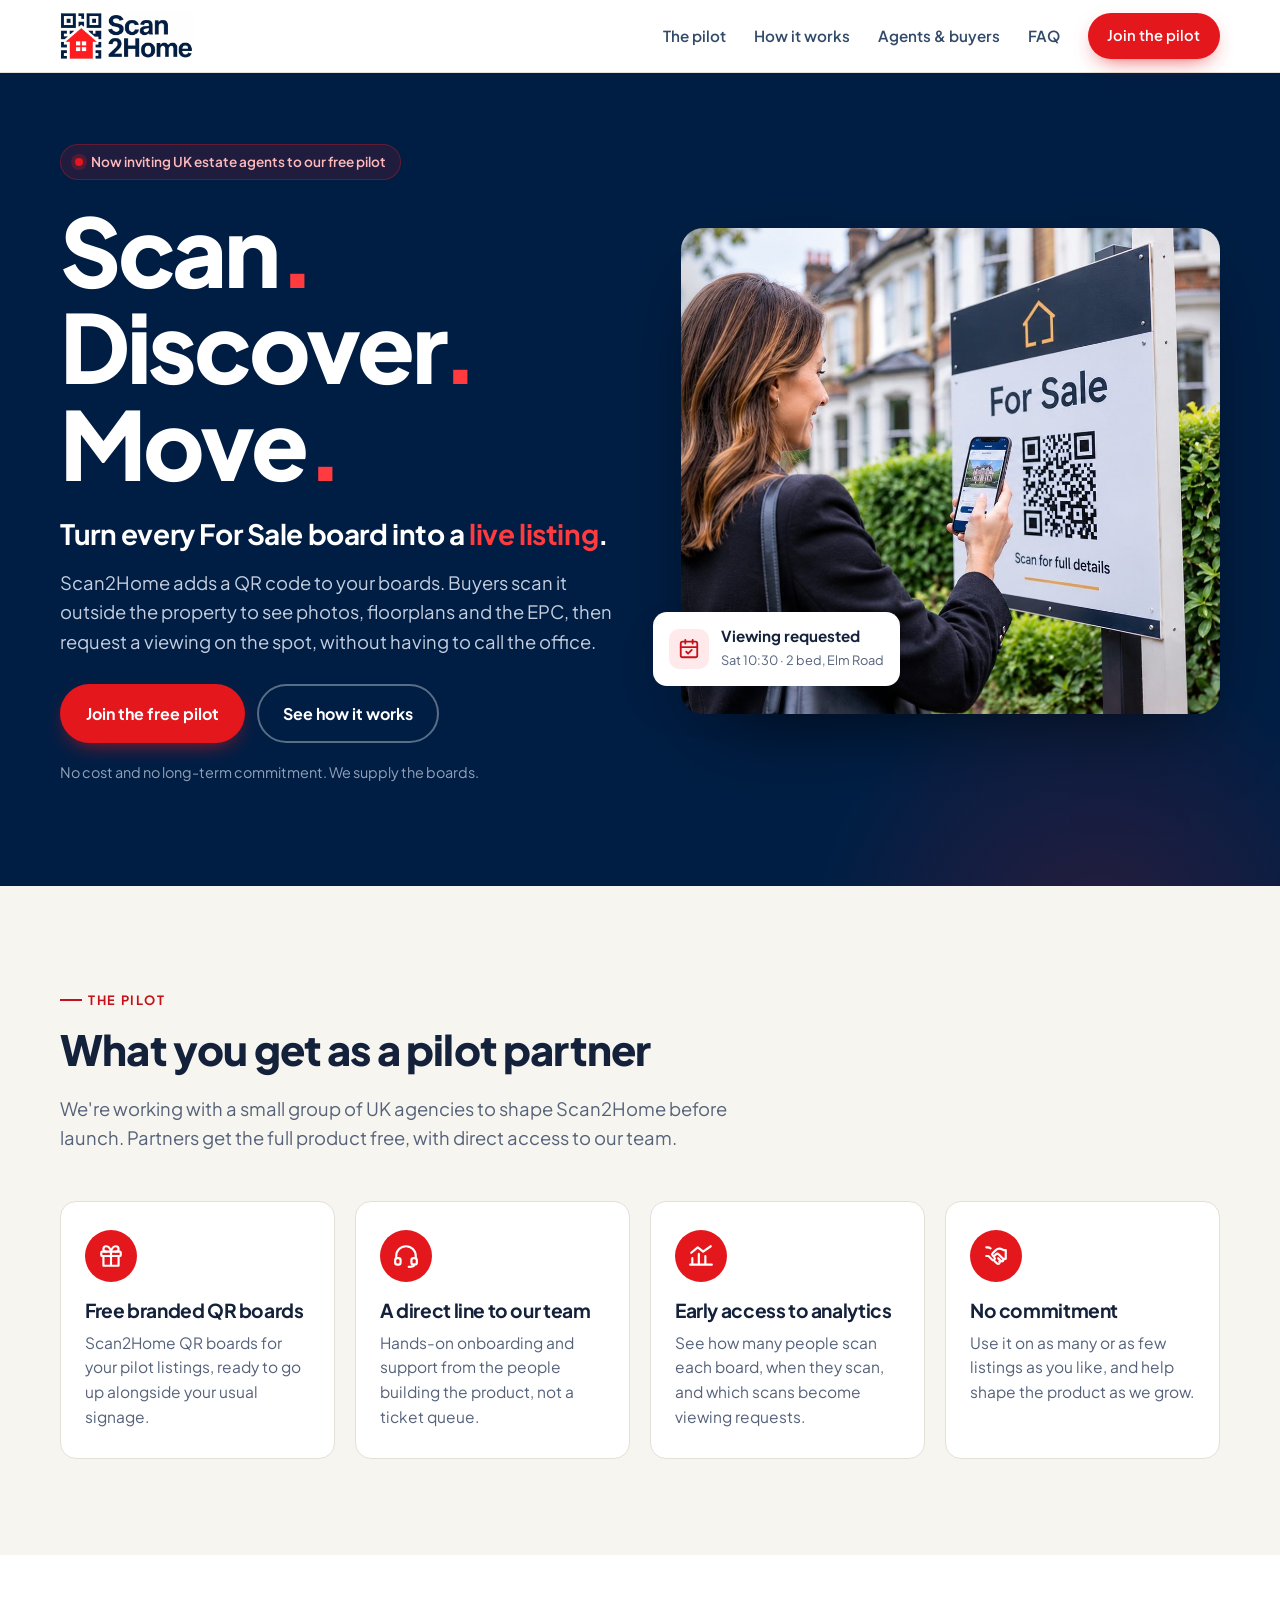
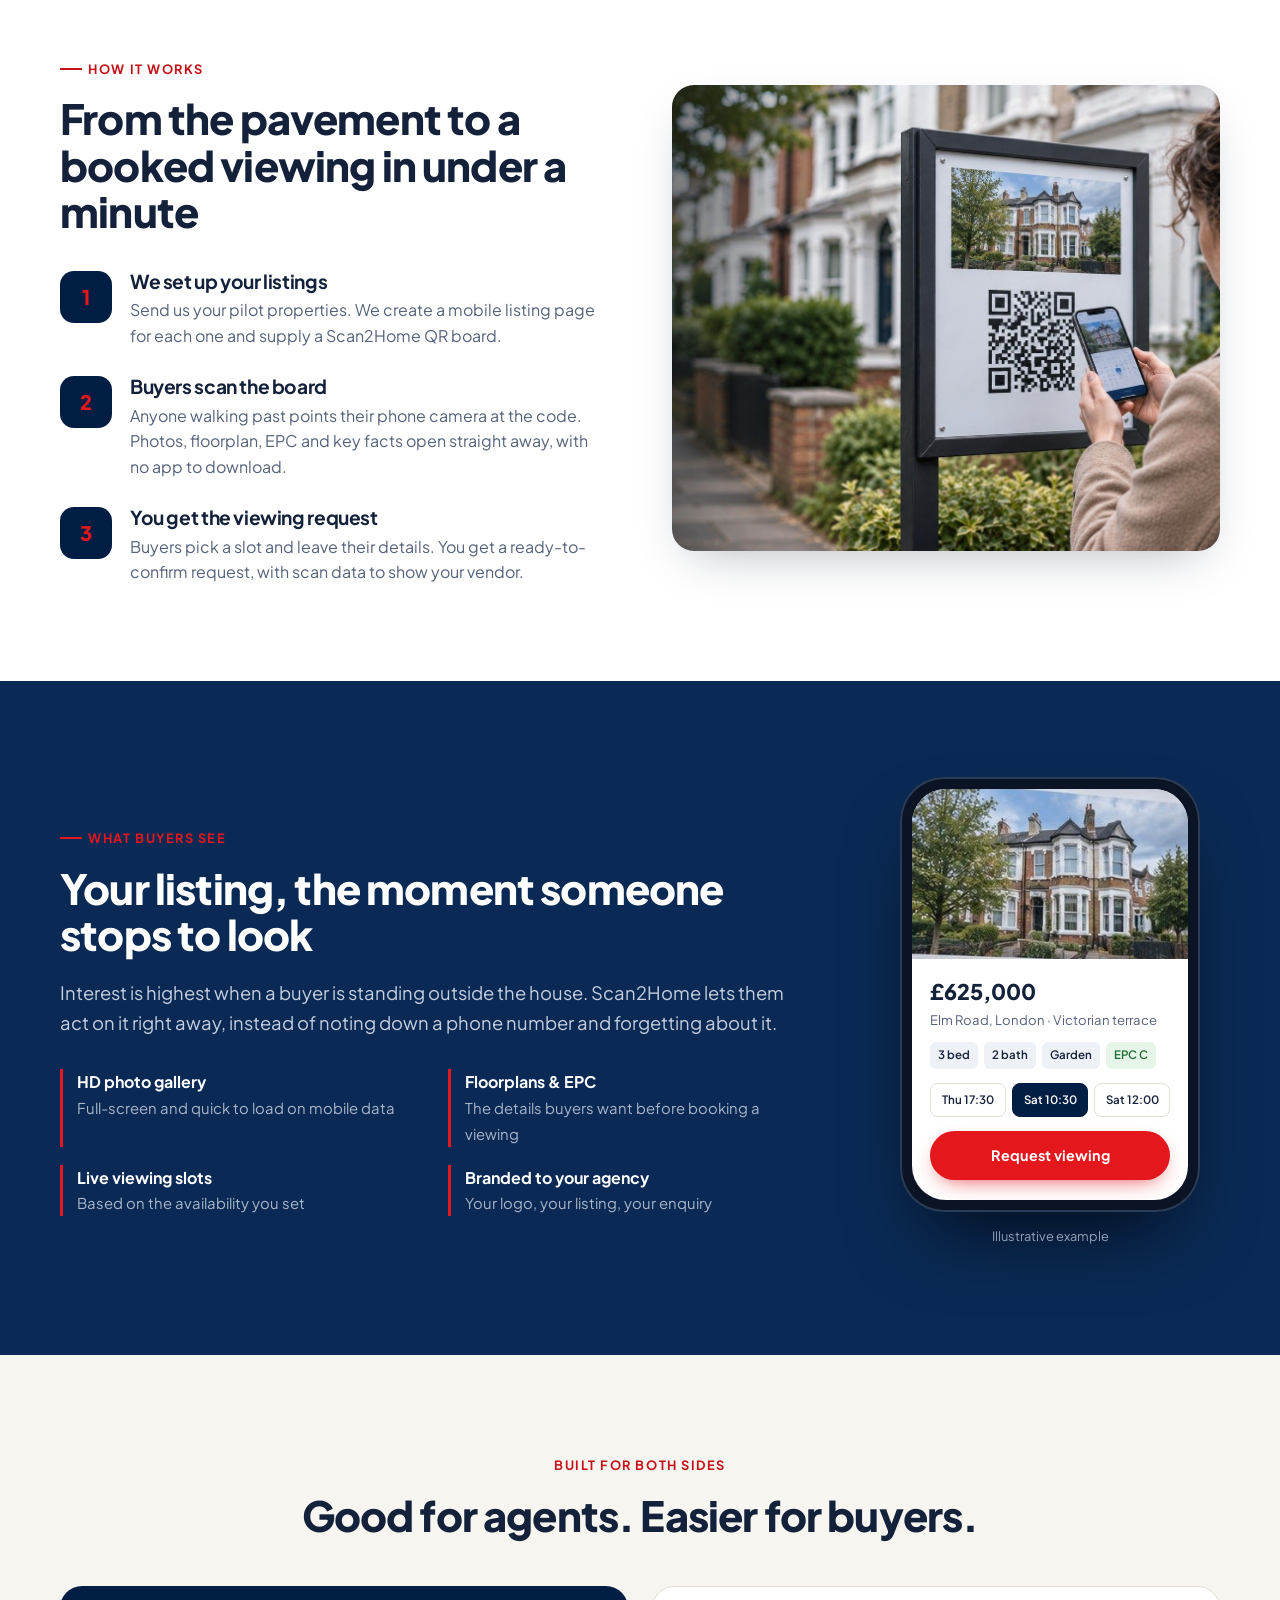
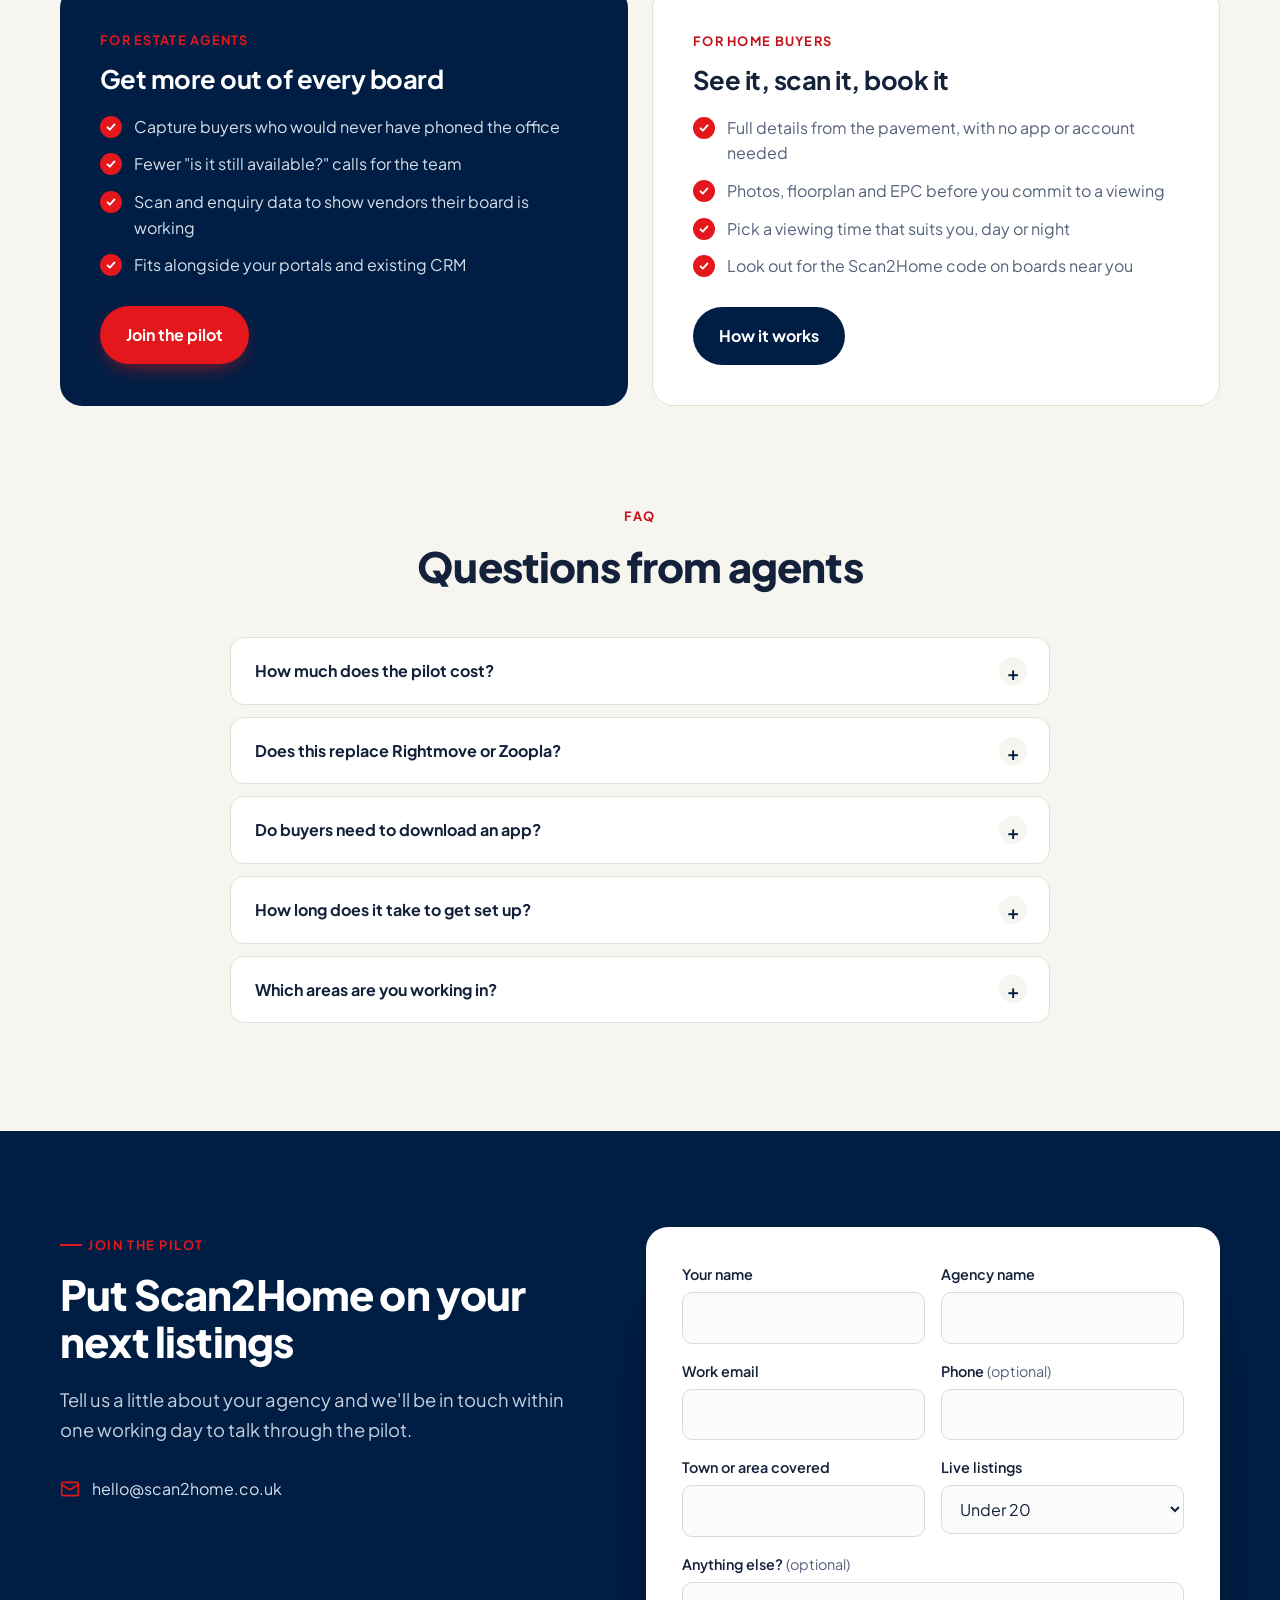
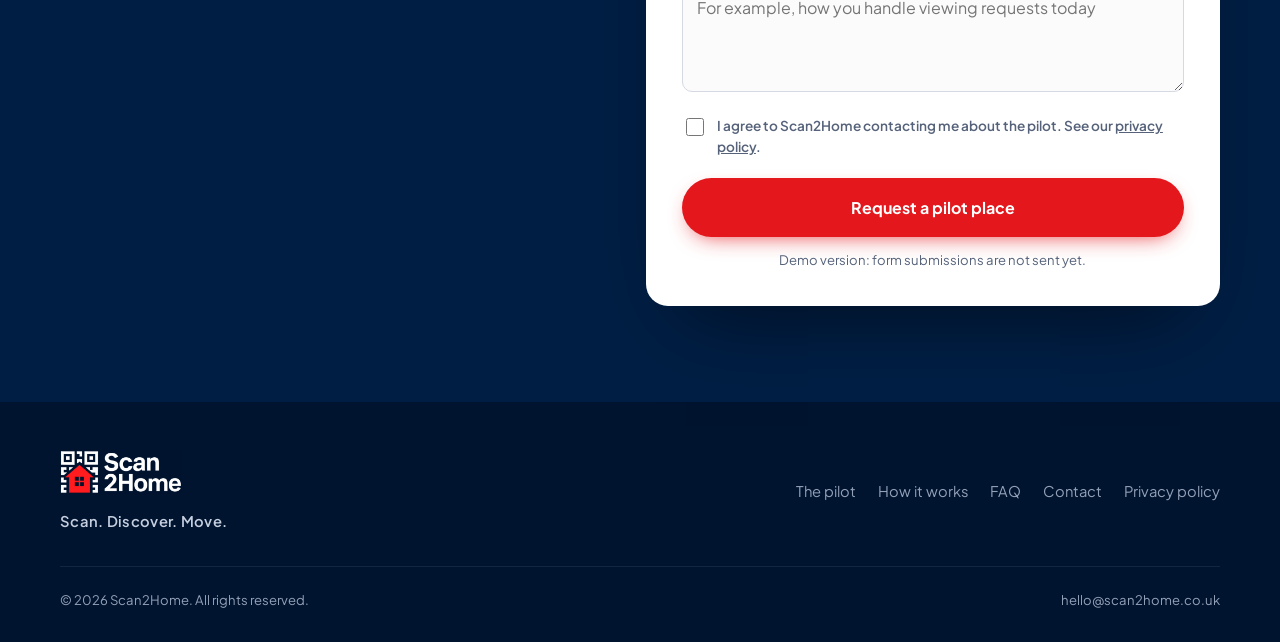
<file: scan2home-demo/index.html>
<!doctype html>
<html lang="en-GB">
<head>
  <meta charset="utf-8">
  <meta name="viewport" content="width=device-width, initial-scale=1">
  <title>Scan2Home – Scan. Discover. Move. | QR For Sale boards for UK estate agents</title>
  <meta name="description" content="Scan2Home puts a QR code on your For Sale boards so buyers can see full property details and book a viewing on the spot. Now inviting UK estate agents to join our free pilot.">
  <meta name="theme-color" content="#001e44">

  <meta property="og:type" content="website">
  <meta property="og:title" content="Scan2Home – Scan. Discover. Move.">
  <meta property="og:description" content="QR For Sale boards that let buyers view details and book viewings instantly. Now inviting UK estate agents to our free pilot.">
  <meta property="og:image" content="images/og-image.jpg">
  <meta name="twitter:card" content="summary_large_image">

  <link rel="icon" type="image/png" href="images/logo-mark.png">
  <link rel="apple-touch-icon" href="images/logo-mark.png">

  <link rel="preconnect" href="https://fonts.googleapis.com">
  <link rel="preconnect" href="https://fonts.gstatic.com" crossorigin>
  <link href="https://fonts.googleapis.com/css2?family=Plus+Jakarta+Sans:wght@400;500;600;700;800&display=swap" rel="stylesheet">

  <link rel="stylesheet" href="css/styles.css">
</head>
<body>
  <a class="skip" href="#main">Skip to content</a>

  <!-- ============ HEADER ============ -->
  <header class="site-header">
    <div class="wrap nav">
      <a class="logo" href="#top"><img src="images/logo.png" width="444" height="160" alt="Scan2Home"></a>
      <button class="menu-toggle" aria-expanded="false" aria-controls="nav-links" aria-label="Open menu">
        <svg viewBox="0 0 24 24" fill="none" stroke="currentColor" stroke-width="2" stroke-linecap="round"><path d="M4 7h16M4 12h16M4 17h16"/></svg>
      </button>
      <ul class="nav-links" id="nav-links">
        <li><a href="#pilot">The pilot</a></li>
        <li><a href="#how">How it works</a></li>
        <li><a href="#who">Agents &amp; buyers</a></li>
        <li><a href="#faq">FAQ</a></li>
        <li><a class="btn btn-primary" href="#join">Join the pilot</a></li>
      </ul>
    </div>
  </header>

  <main id="main">

    <!-- ============ HERO ============ -->
    <section class="hero" id="top" style="padding:0">
      <div class="wrap hero-grid">
        <div>
          <span class="pill"><span class="dot"></span>Now inviting UK estate agents to our free pilot</span>
          <h1 class="hero-tagline" aria-label="Scan. Discover. Move.">
            <span>Scan<b>.</b></span>
            <span>Discover<b>.</b></span>
            <span>Move<b>.</b></span>
          </h1>
          <p class="hero-sub">Turn every For Sale board into a <em>live listing</em>.</p>
          <p class="lead">Scan2Home adds a QR code to your boards. Buyers scan it outside the property to see photos, floorplans and the EPC, then request a viewing on the spot, without having to call the office.</p>
          <div class="hero-ctas">
            <a class="btn btn-primary" href="#join">Join the free pilot</a>
            <a class="btn btn-ghost" href="#how">See how it works</a>
          </div>
          <p class="hero-note">No cost and no long-term commitment. We supply the boards.</p>
        </div>
        <div class="hero-media">
          <img src="images/agent-scanning-board.jpg" width="1044" height="941"
               alt="A woman scans the QR code on a Scan2Home For Sale board outside a row of terraced houses, with the property listing open on her phone.">
          <div class="float-card" aria-hidden="true">
            <span class="ico">
              <svg width="22" height="22" viewBox="0 0 24 24" fill="none" stroke="#c4111a" stroke-width="2" stroke-linecap="round" stroke-linejoin="round"><rect x="3" y="4" width="18" height="17" rx="2"/><path d="M16 2v4M8 2v4M3 10h18M9 15l2 2 4-4"/></svg>
            </span>
            <span><strong>Viewing requested</strong><small>Sat 10:30 · 2 bed, Elm Road</small></span>
          </div>
        </div>
      </div>
    </section>

    <!-- ============ PILOT BENEFITS ============ -->
    <section id="pilot">
      <div class="wrap">
        <div class="section-head">
          <span class="eyebrow">The pilot</span>
          <h2>What you get as a pilot partner</h2>
          <p class="lead">We're working with a small group of UK agencies to shape Scan2Home before launch. Partners get the full product free, with direct access to our team.</p>
        </div>
        <div class="benefits">
          <article class="benefit">
            <div class="ico"><svg viewBox="0 0 24 24" fill="none" stroke-width="2" stroke-linecap="round" stroke-linejoin="round"><rect x="3" y="8" width="18" height="4" rx="1"/><path d="M12 8v13M19 12v9H5v-9M7.5 8a2.5 2.5 0 0 1 0-5C11 3 12 8 12 8s1-5 4.5-5a2.5 2.5 0 0 1 0 5"/></svg></div>
            <h3>Free branded QR boards</h3>
            <p>Scan2Home QR boards for your pilot listings, ready to go up alongside your usual signage.</p>
          </article>
          <article class="benefit">
            <div class="ico"><svg viewBox="0 0 24 24" fill="none" stroke-width="2" stroke-linecap="round" stroke-linejoin="round"><path d="M3 14v-2a9 9 0 0 1 18 0v2"/><rect x="2" y="14" width="5" height="6" rx="2"/><rect x="17" y="14" width="5" height="6" rx="2"/><path d="M19.5 20c0 1.5-2 2-5 2"/></svg></div>
            <h3>A direct line to our team</h3>
            <p>Hands-on onboarding and support from the people building the product, not a ticket queue.</p>
          </article>
          <article class="benefit">
            <div class="ico"><svg viewBox="0 0 24 24" fill="none" stroke-width="2" stroke-linecap="round" stroke-linejoin="round"><path d="M4 20V14M10 20V10M16 20V12M22 20H2M3 9l6-5 5 4 7-5"/></svg></div>
            <h3>Early access to analytics</h3>
            <p>See how many people scan each board, when they scan, and which scans become viewing requests.</p>
          </article>
          <article class="benefit">
            <div class="ico"><svg viewBox="0 0 24 24" fill="none" stroke-width="2" stroke-linecap="round" stroke-linejoin="round"><path d="m11 17 2 2a1.4 1.4 0 0 0 2-2"/><path d="m14 14 2.5 2.5a1.4 1.4 0 0 0 2-2l-3.9-3.9a2 2 0 0 0-2.8 0l-.9.9a1.4 1.4 0 0 1-2-2l2.8-2.8a5.1 5.1 0 0 1 6.1-.8l.5.3a3 3 0 0 0 2 .4H21v8h-2"/><path d="M3 4h1.6a3 3 0 0 1 2 .7L7 5M3 12h2l3.5 3.5a1.4 1.4 0 0 0 2-2"/></svg></div>
            <h3>No commitment</h3>
            <p>Use it on as many or as few listings as you like, and help shape the product as we grow.</p>
          </article>
        </div>
      </div>
    </section>

    <!-- ============ HOW IT WORKS ============ -->
    <section class="how" id="how">
      <div class="wrap how-grid">
        <div>
          <div class="section-head" style="margin-bottom:36px">
            <span class="eyebrow">How it works</span>
            <h2>From the pavement to a booked viewing in under a minute</h2>
          </div>
          <ol class="steps">
            <li>
              <div>
                <h3>We set up your listings</h3>
                <p>Send us your pilot properties. We create a mobile listing page for each one and supply a Scan2Home QR board.</p>
              </div>
            </li>
            <li>
              <div>
                <h3>Buyers scan the board</h3>
                <p>Anyone walking past points their phone camera at the code. Photos, floorplan, EPC and key facts open straight away, with no app to download.</p>
              </div>
            </li>
            <li>
              <div>
                <h3>You get the viewing request</h3>
                <p>Buyers pick a slot and leave their details. You get a ready-to-confirm request, with scan data to show your vendor.</p>
              </div>
            </li>
          </ol>
        </div>
        <div class="how-media">
          <img src="images/buyer-booking-viewing.jpg" width="1672" height="941" loading="lazy"
               alt="A buyer holds up her phone, showing a viewing calendar, next to a QR property board outside a Victorian terrace.">
        </div>
      </div>
    </section>

    <!-- ============ WHAT BUYERS SEE ============ -->
    <section class="preview">
      <div class="wrap preview-grid">
        <div>
          <span class="eyebrow" style="color:var(--red)">What buyers see</span>
          <h2>Your listing, the moment someone stops to look</h2>
          <p class="lead">Interest is highest when a buyer is standing outside the house. Scan2Home lets them act on it right away, instead of noting down a phone number and forgetting about it.</p>
          <div class="feature-list">
            <div><strong>HD photo gallery</strong><span>Full-screen and quick to load on mobile data</span></div>
            <div><strong>Floorplans &amp; EPC</strong><span>The details buyers want before booking a viewing</span></div>
            <div><strong>Live viewing slots</strong><span>Based on the availability you set</span></div>
            <div><strong>Branded to your agency</strong><span>Your logo, your listing, your enquiry</span></div>
          </div>
        </div>
        <div>
          <div class="phone" role="img" aria-label="Example of a Scan2Home listing on a phone, showing price, address, property facts and viewing time slots.">
            <div class="screen">
              <div class="screen-photo"></div>
              <div class="screen-body">
                <div class="price">£625,000</div>
                <div class="addr">Elm Road, London · Victorian terrace</div>
                <div class="facts"><span>3 bed</span><span>2 bath</span><span>Garden</span><span class="epc">EPC C</span></div>
                <div class="slots"><span>Thu 17:30</span><span class="on">Sat 10:30</span><span>Sat 12:00</span></div>
                <span class="btn btn-primary">Request viewing</span>
              </div>
            </div>
          </div>
          <p class="demo-label">Illustrative example</p>
        </div>
      </div>
    </section>

    <!-- ============ AGENTS / BUYERS ============ -->
    <section id="who">
      <div class="wrap">
        <div class="section-head center">
          <span class="eyebrow">Built for both sides</span>
          <h2>Good for agents. Easier for buyers.</h2>
        </div>
        <div class="split">
          <div class="card agents">
            <span class="tag">For estate agents</span>
            <h3>Get more out of every board</h3>
            <ul class="ticks">
              <li>Capture buyers who would never have phoned the office</li>
              <li>Fewer "is it still available?" calls for the team</li>
              <li>Scan and enquiry data to show vendors their board is working</li>
              <li>Fits alongside your portals and existing CRM</li>
            </ul>
            <a class="btn btn-primary" href="#join">Join the pilot</a>
          </div>
          <div class="card buyers">
            <span class="tag">For home buyers</span>
            <h3>See it, scan it, book it</h3>
            <ul class="ticks">
              <li>Full details from the pavement, with no app or account needed</li>
              <li>Photos, floorplan and EPC before you commit to a viewing</li>
              <li>Pick a viewing time that suits you, day or night</li>
              <li>Look out for the Scan2Home code on boards near you</li>
            </ul>
            <a class="btn btn-dark" href="#how">How it works</a>
          </div>
        </div>
      </div>
    </section>

    <!-- ============ FAQ ============ -->
    <section id="faq" style="padding-top:0">
      <div class="wrap">
        <div class="section-head center">
          <span class="eyebrow">FAQ</span>
          <h2>Questions from agents</h2>
        </div>
        <div class="faq">
          <details>
            <summary>How much does the pilot cost?</summary>
            <p>Nothing. Pilot partners get Scan2Home and branded QR boards for their pilot listings free of charge. In return we ask for honest feedback on what works and what doesn't.</p>
          </details>
          <details>
            <summary>Does this replace Rightmove or Zoopla?</summary>
            <p>No. Scan2Home works alongside the portals. It catches the buyers who are standing outside the property, who are often the most motivated, and turns that moment into an enquiry for you.</p>
          </details>
          <details>
            <summary>Do buyers need to download an app?</summary>
            <p>No. Any modern smartphone camera can scan the code, and the listing opens straight away in the phone's browser.</p>
          </details>
          <details>
            <summary>How long does it take to get set up?</summary>
            <p>We handle the setup. Send us your pilot listings and we'll create the pages and arrange the boards. Our team will guide you through every step.</p>
          </details>
          <details>
            <summary>Which areas are you working in?</summary>
            <p>We're starting with a small number of agencies across the UK. Register your interest below and we'll let you know if your area is included in the pilot.</p>
          </details>
        </div>
      </div>
    </section>

    <!-- ============ SIGNUP ============ -->
    <section class="signup" id="join">
      <div class="wrap signup-grid">
        <div>
          <span class="eyebrow" style="color:var(--red)">Join the pilot</span>
          <h2>Put Scan2Home on your next listings</h2>
          <p class="lead">Tell us a little about your agency and we'll be in touch within one working day to talk through the pilot.</p>
          <ul class="contact-lines">
            <li>
              <svg viewBox="0 0 24 24" fill="none" stroke-width="2" stroke-linecap="round" stroke-linejoin="round"><rect x="2" y="4" width="20" height="16" rx="2"/><path d="m22 7-10 6L2 7"/></svg>
              <a href="mailto:hello@scan2home.co.uk">hello@scan2home.co.uk</a>
            </li>
          </ul>
        </div>

        <!-- DEMO MODE: this form does not send data yet. js/main.js sends visitors to thanks.html.
             Before launch, connect a form service (e.g. Formspree or Web3Forms): put its address in
             action="", and remove data-demo from the form tag. -->
        <form class="panel" id="pilot-form" name="pilot-signup" method="POST" action="thanks.html" data-demo>
          <p class="hidden"><label>Leave this empty <input name="company-website"></label></p>

          <div class="row">
            <div class="field">
              <label for="name">Your name</label>
              <input id="name" name="name" autocomplete="name" required>
            </div>
            <div class="field">
              <label for="agency">Agency name</label>
              <input id="agency" name="agency" autocomplete="organization" required>
            </div>
          </div>
          <div class="row">
            <div class="field">
              <label for="email">Work email</label>
              <input id="email" name="email" type="email" autocomplete="email" required>
            </div>
            <div class="field">
              <label for="phone">Phone <span class="opt">(optional)</span></label>
              <input id="phone" name="phone" type="tel" autocomplete="tel">
            </div>
          </div>
          <div class="row">
            <div class="field">
              <label for="area">Town or area covered</label>
              <input id="area" name="area" required>
            </div>
            <div class="field">
              <label for="listings">Live listings</label>
              <select id="listings" name="listings">
                <option>Under 20</option>
                <option>20–50</option>
                <option>50–150</option>
                <option>150+</option>
              </select>
            </div>
          </div>
          <div class="field">
            <label for="message">Anything else? <span class="opt">(optional)</span></label>
            <textarea id="message" name="message" placeholder="For example, how you handle viewing requests today"></textarea>
          </div>
          <label class="consent">
            <input type="checkbox" name="consent" required>
            <span>I agree to Scan2Home contacting me about the pilot. See our <a href="privacy-policy.html">privacy policy</a>.</span>
          </label>
          <button class="btn btn-primary" type="submit">Request a pilot place</button>
          <p class="demo-note">Demo version: form submissions are not sent yet.</p>
        </form>
      </div>
    </section>
  </main>

  <!-- ============ FOOTER ============ -->
  <footer>
    <div class="wrap">
      <div class="foot">
        <div><a class="logo" href="#top"><img src="images/logo-white.png" width="444" height="160" alt="Scan2Home" loading="lazy"></a><span class="tagline-foot">Scan. Discover. Move.</span></div>
        <nav aria-label="Footer">
          <a href="#pilot">The pilot</a>
          <a href="#how">How it works</a>
          <a href="#faq">FAQ</a>
          <a href="#join">Contact</a>
          <a href="privacy-policy.html">Privacy policy</a>
        </nav>
      </div>
      <div class="legal">
        <span>© <span id="year">2026</span> Scan2Home. All rights reserved.</span>
        <a href="mailto:hello@scan2home.co.uk">hello@scan2home.co.uk</a>
      </div>
    </div>
  </footer>

  <script src="js/main.js"></script>
</body>
</html>
</file>
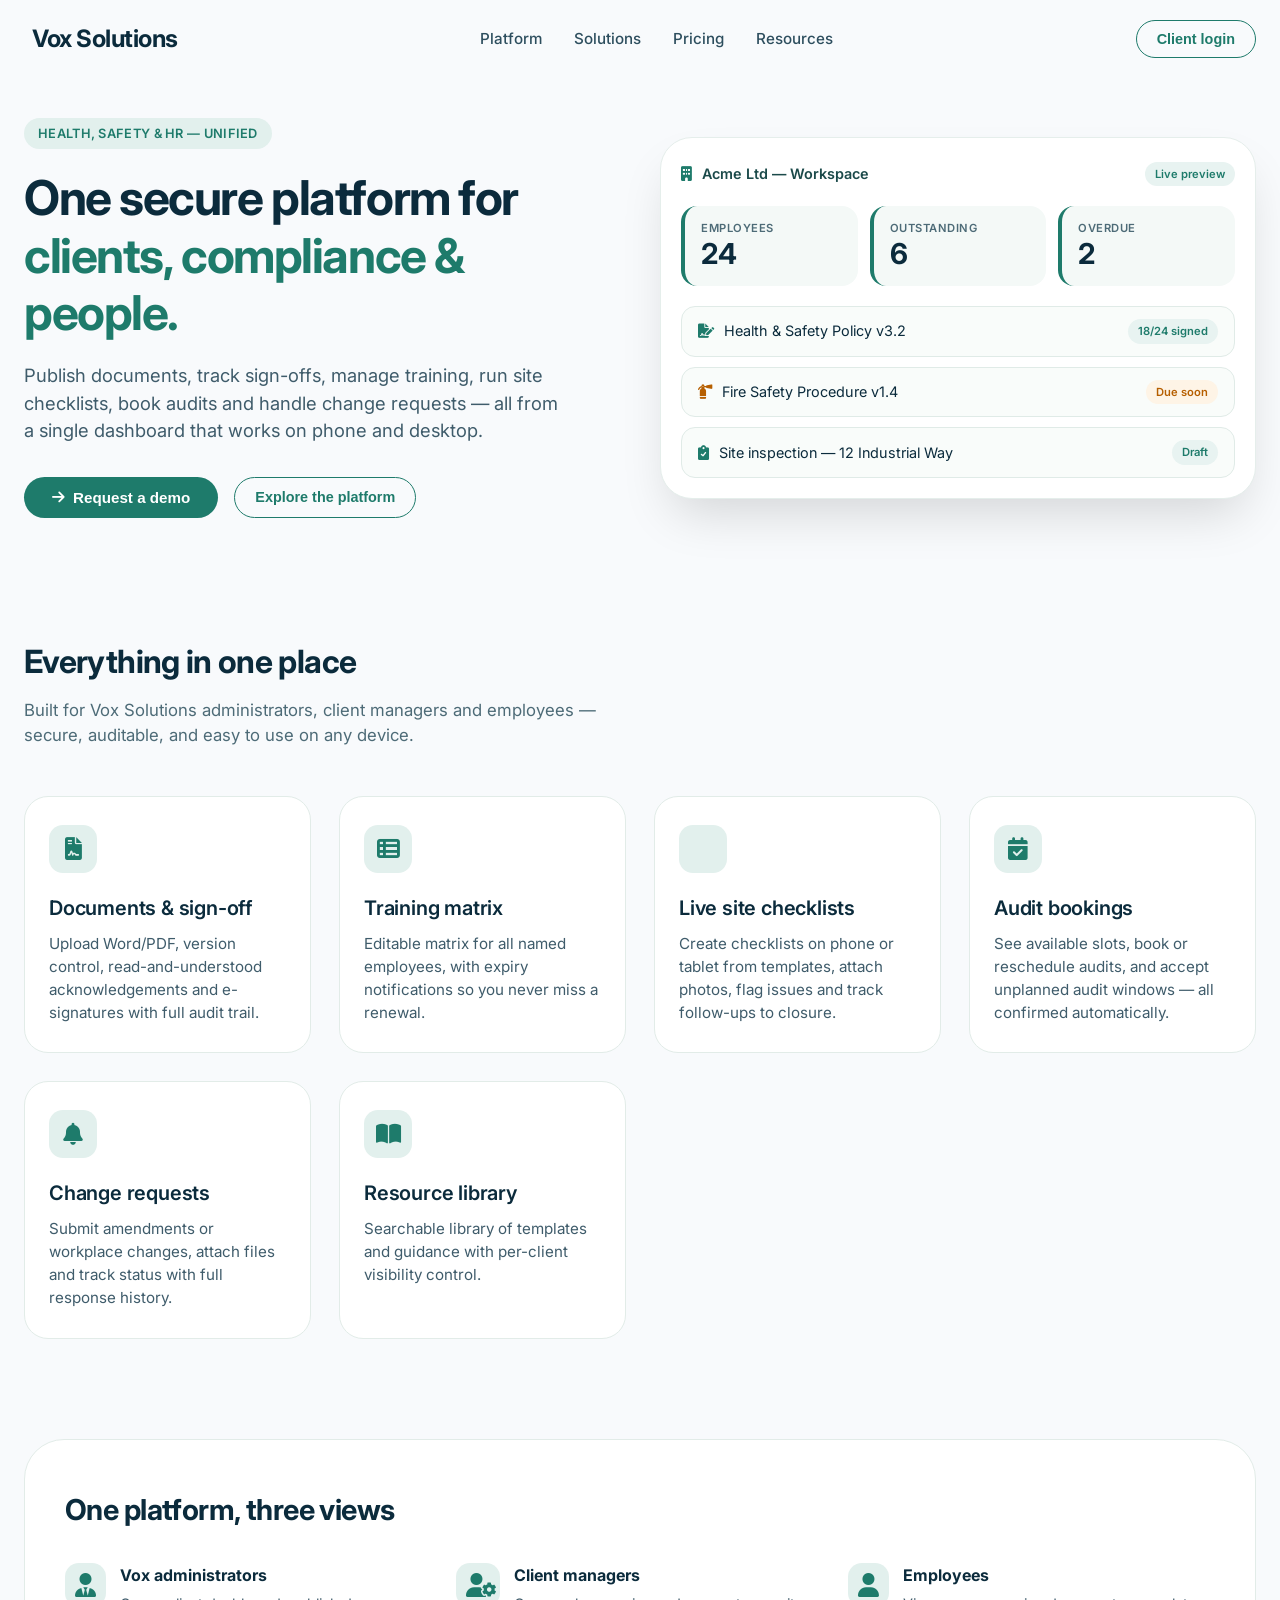
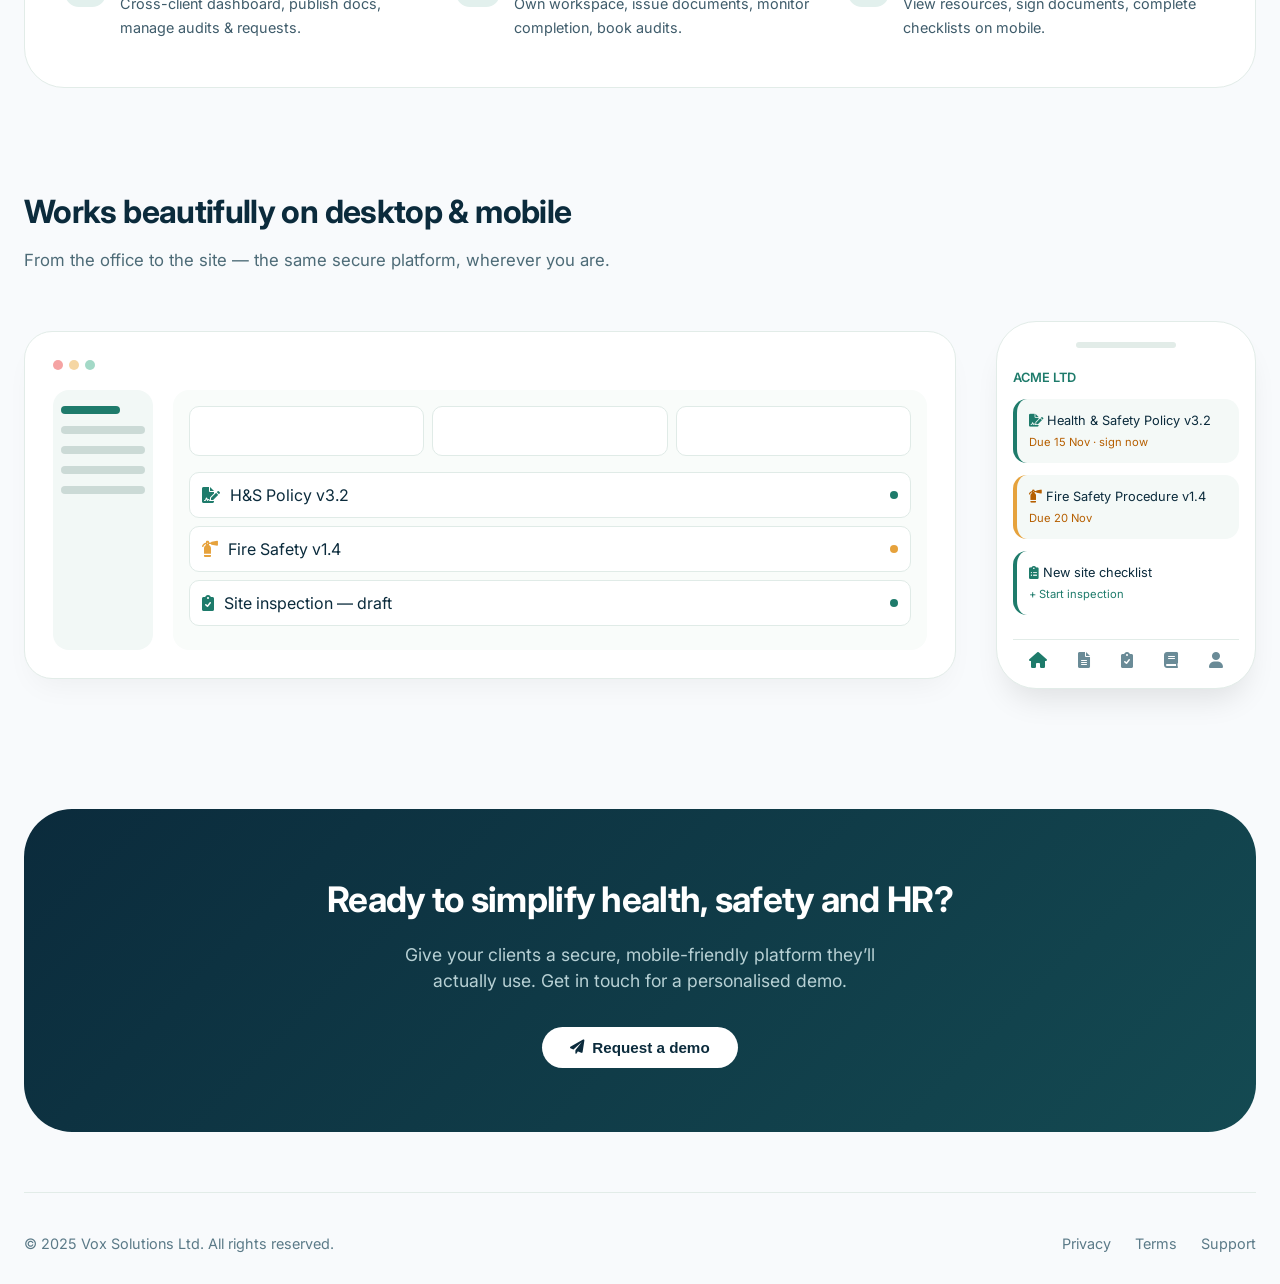
<file: Vox Solutions/index.html>
<!DOCTYPE html>
<html lang="en">
<head>
  <meta charset="UTF-8">
  <meta name="viewport" content="width=device-width, initial-scale=1.0, viewport-fit=cover">
  <title>Vox Solutions — Health & Safety and HR Platform</title>
  <!-- Font & icons -->
  <link rel="preconnect" href="https://fonts.googleapis.com">
  <link rel="preconnect" href="https://fonts.gstatic.com" crossorigin>
  <link href="https://fonts.googleapis.com/css2?family=Inter:opsz,wght@14..32,400;14..32,500;14..32,600;14..32,700&display=swap" rel="stylesheet">
  <link rel="stylesheet" href="https://cdnjs.cloudflare.com/ajax/libs/font-awesome/6.0.0-beta3/css/all.min.css">
  <style>
    * {
      margin: 0;
      padding: 0;
      box-sizing: border-box;
    }

    body {
      font-family: 'Inter', -apple-system, BlinkMacSystemFont, sans-serif;
      background: #f8fafc;
      color: #0b2b3c;
      line-height: 1.5;
      -webkit-font-smoothing: antialiased;
    }

    .container {
      max-width: 1280px;
      margin: 0 auto;
      padding: 0 24px;
    }

    /* ===== HEADER ===== */
    .navbar {
      display: flex;
      align-items: center;
      justify-content: space-between;
      padding: 20px 0;
      flex-wrap: wrap;
      gap: 16px;
    }

    .logo {
      display: flex;
      align-items: center;
      gap: 8px;
      font-weight: 700;
      font-size: 1.5rem;
      letter-spacing: -0.02em;
      color: #0b2b3c;
    }

    .logo i {
      color: #1e7b6b;
      font-size: 1.8rem;
    }

    .nav-links {
      display: flex;
      align-items: center;
      gap: 32px;
      font-weight: 500;
      color: #2d4e5e;
    }

    .nav-links a {
      text-decoration: none;
      color: inherit;
      font-size: 0.95rem;
      transition: color 0.2s;
    }

    .nav-links a:hover {
      color: #1e7b6b;
    }

    .btn-outline {
      border: 1.5px solid #1e7b6b;
      background: transparent;
      color: #1e7b6b;
      padding: 10px 20px;
      border-radius: 40px;
      font-weight: 600;
      font-size: 0.9rem;
      cursor: pointer;
      transition: all 0.2s;
    }

    .btn-outline:hover {
      background: #1e7b6b;
      color: white;
    }

    .btn-solid {
      background: #1e7b6b;
      color: white;
      border: none;
      padding: 12px 28px;
      border-radius: 40px;
      font-weight: 600;
      font-size: 0.95rem;
      cursor: pointer;
      transition: background 0.2s;
      display: inline-flex;
      align-items: center;
      gap: 8px;
    }

    .btn-solid:hover {
      background: #155f52;
    }

    .btn-solid i {
      font-size: 0.9rem;
    }

    /* ===== HERO ===== */
    .hero {
      display: flex;
      flex-wrap: wrap;
      gap: 40px;
      align-items: center;
      padding: 40px 0 60px;
    }

    .hero-content {
      flex: 1 1 400px;
    }

    .hero-badge {
      display: inline-block;
      background: #e2f0ed;
      color: #1e7b6b;
      font-weight: 600;
      font-size: 0.8rem;
      padding: 6px 14px;
      border-radius: 30px;
      letter-spacing: 0.3px;
      margin-bottom: 20px;
      text-transform: uppercase;
    }

    .hero h1 {
      font-size: 3rem;
      line-height: 1.2;
      letter-spacing: -0.03em;
      font-weight: 700;
      color: #0b2b3c;
      margin-bottom: 20px;
    }

    .hero h1 span {
      color: #1e7b6b;
    }

    .hero p {
      font-size: 1.15rem;
      color: #3f5c6b;
      max-width: 540px;
      margin-bottom: 32px;
    }

    .hero-actions {
      display: flex;
      gap: 16px;
      flex-wrap: wrap;
    }

    .hero-visual {
      flex: 1 1 400px;
      background: white;
      border-radius: 32px;
      box-shadow: 0 25px 50px -12px rgba(0, 0, 0, 0.15);
      padding: 24px 20px 20px;
      border: 1px solid #e5eeeb;
    }

    .mockup-header {
      display: flex;
      justify-content: space-between;
      align-items: center;
      font-weight: 600;
      font-size: 0.9rem;
      margin-bottom: 20px;
      color: #1b4a4a;
    }

    .mockup-header i {
      color: #1e7b6b;
      margin-right: 6px;
    }

    .mockup-cards {
      display: flex;
      gap: 12px;
      margin-bottom: 20px;
      flex-wrap: wrap;
    }

    .stat-card {
      background: #f4f9f7;
      border-radius: 16px;
      padding: 14px 16px;
      flex: 1 1 100px;
      border-left: 4px solid #1e7b6b;
    }

    .stat-card .label {
      font-size: 0.7rem;
      text-transform: uppercase;
      letter-spacing: 0.5px;
      color: #4d6b77;
      font-weight: 600;
    }

    .stat-card .value {
      font-size: 1.8rem;
      font-weight: 700;
      color: #0b2b3c;
      line-height: 1.2;
    }

    .mini-list {
      display: flex;
      flex-direction: column;
      gap: 10px;
    }

    .mini-item {
      display: flex;
      justify-content: space-between;
      align-items: center;
      background: #f9fcfa;
      padding: 12px 16px;
      border-radius: 14px;
      font-size: 0.9rem;
      border: 1px solid #e0ebe7;
    }

    .mini-item .left {
      display: flex;
      align-items: center;
      gap: 10px;
    }

    .badge {
      font-size: 0.7rem;
      font-weight: 600;
      padding: 4px 10px;
      border-radius: 50px;
      background: #e8f3f1;
      color: #1e7b6b;
    }

    .badge.warn {
      background: #fef4e6;
      color: #b65f00;
    }

    .badge.danger {
      background: #fdeaea;
      color: #b33c3c;
    }

    /* ===== SECTION TITLES ===== */
    .section-title {
      font-size: 2rem;
      font-weight: 700;
      letter-spacing: -0.02em;
      margin-bottom: 12px;
      color: #0b2b3c;
    }

    .section-sub {
      color: #4d6b77;
      font-size: 1.05rem;
      max-width: 600px;
      margin-bottom: 48px;
    }

    /* ===== FEATURES GRID ===== */
    .features {
      padding: 60px 0;
    }

    .features-grid {
      display: grid;
      grid-template-columns: repeat(auto-fit, minmax(260px, 1fr));
      gap: 28px;
    }

    .feature-card {
      background: white;
      padding: 28px 24px;
      border-radius: 24px;
      border: 1px solid #e2ece8;
      transition: transform 0.2s, box-shadow 0.2s;
    }

    .feature-card:hover {
      transform: translateY(-4px);
      box-shadow: 0 20px 30px -12px rgba(0, 0, 0, 0.08);
    }

    .feature-icon {
      background: #e2f0ed;
      width: 48px;
      height: 48px;
      border-radius: 14px;
      display: flex;
      align-items: center;
      justify-content: center;
      color: #1e7b6b;
      font-size: 1.4rem;
      margin-bottom: 20px;
    }

    .feature-card h3 {
      font-size: 1.25rem;
      font-weight: 600;
      margin-bottom: 10px;
      letter-spacing: -0.01em;
    }

    .feature-card p {
      color: #3f5c6b;
      font-size: 0.95rem;
    }

    /* ===== ROLE BANNER ===== */
    .roles {
      background: white;
      border-radius: 40px;
      padding: 48px 40px;
      margin: 40px 0;
      border: 1px solid #e2ece8;
    }

    .roles h2 {
      font-size: 1.8rem;
      margin-bottom: 32px;
      letter-spacing: -0.02em;
    }

    .role-grid {
      display: grid;
      grid-template-columns: repeat(auto-fit, minmax(200px, 1fr));
      gap: 24px;
    }

    .role-item {
      display: flex;
      align-items: flex-start;
      gap: 14px;
    }

    .role-item i {
      font-size: 1.5rem;
      color: #1e7b6b;
      background: #e2f0ed;
      padding: 10px;
      border-radius: 14px;
      width: 44px;
      text-align: center;
    }

    .role-item strong {
      display: block;
      margin-bottom: 4px;
      font-size: 1rem;
    }

    .role-item span {
      font-size: 0.9rem;
      color: #3f5c6b;
    }

    /* ===== PREVIEW SECTION (MOBILE + DESKTOP) ===== */
    .preview-section {
      padding: 60px 0;
    }

    .preview-grid {
      display: flex;
      flex-wrap: wrap;
      gap: 40px;
      align-items: center;
      justify-content: center;
    }

    .desktop-preview {
      flex: 1 1 500px;
      background: white;
      border-radius: 28px;
      padding: 28px;
      border: 1px solid #e2ece8;
      box-shadow: 0 15px 30px -10px rgba(0, 0, 0, 0.05);
    }

    .desktop-preview .browser-bar {
      display: flex;
      gap: 6px;
      margin-bottom: 20px;
    }

    .browser-bar span {
      width: 10px;
      height: 10px;
      border-radius: 50%;
      background: #d1ddd9;
      display: inline-block;
    }

    .browser-bar span:first-child {
      background: #f5a3a3;
    }

    .browser-bar span:nth-child(2) {
      background: #f5d6a3;
    }

    .browser-bar span:nth-child(3) {
      background: #a3d9c7;
    }

    .desktop-ui {
      display: flex;
      gap: 20px;
    }

    .sidebar-mock {
      width: 100px;
      flex-shrink: 0;
      background: #f2f8f6;
      border-radius: 16px;
      padding: 16px 8px;
      display: flex;
      flex-direction: column;
      gap: 12px;
    }

    .sidebar-mock div {
      height: 8px;
      background: #cbdad6;
      border-radius: 8px;
      width: 100%;
    }

    .sidebar-mock div:first-child {
      background: #1e7b6b;
      width: 70%;
    }

    .main-mock {
      flex: 1;
      background: #f9fcfa;
      border-radius: 16px;
      padding: 16px;
    }

    .main-mock .row {
      display: flex;
      gap: 8px;
      margin-bottom: 16px;
    }

    .main-mock .row .card {
      flex: 1;
      height: 50px;
      background: white;
      border-radius: 10px;
      border: 1px solid #e0ebe7;
    }

    .main-mock .list-item {
      background: white;
      border-radius: 10px;
      padding: 10px 12px;
      margin-bottom: 8px;
      border: 1px solid #e0ebe7;
      display: flex;
      align-items: center;
      justify-content: space-between;
    }

    .main-mock .list-item .dot {
      width: 8px;
      height: 8px;
      border-radius: 50%;
      background: #1e7b6b;
    }

    .main-mock .list-item .dot.amber {
      background: #e6a23c;
    }

    .mobile-preview {
      flex: 0 1 260px;
      background: white;
      border-radius: 40px;
      padding: 20px 16px;
      border: 1px solid #e2ece8;
      box-shadow: 0 20px 30px -10px rgba(0, 0, 0, 0.1);
    }

    .mobile-notch {
      width: 100px;
      height: 6px;
      background: #e2ece8;
      border-radius: 10px;
      margin: 0 auto 20px;
    }

    .mobile-ui {
      display: flex;
      flex-direction: column;
      gap: 12px;
    }

    .mobile-ui .task {
      background: #f4f9f7;
      border-radius: 14px;
      padding: 12px;
      border-left: 4px solid #1e7b6b;
      font-size: 0.8rem;
    }

    .mobile-ui .task.warn {
      border-left-color: #e6a23c;
    }

    .mobile-ui .tab-bar {
      display: flex;
      justify-content: space-around;
      margin-top: 12px;
      padding-top: 12px;
      border-top: 1px solid #e2ece8;
      color: #6a8b97;
    }

    .mobile-ui .tab-bar i {
      font-size: 1rem;
    }

    .mobile-ui .tab-bar i.active {
      color: #1e7b6b;
    }

    /* ===== CTA ===== */
    .cta {
      background: linear-gradient(135deg, #0b2b3c 0%, #144a52 100%);
      border-radius: 48px;
      padding: 64px 40px;
      text-align: center;
      color: white;
      margin: 60px 0;
    }

    .cta h2 {
      font-size: 2.2rem;
      letter-spacing: -0.02em;
      margin-bottom: 16px;
    }

    .cta p {
      color: #b7d0d4;
      max-width: 520px;
      margin: 0 auto 32px;
      font-size: 1.1rem;
    }

    .cta .btn-solid {
      background: white;
      color: #0b2b3c;
      font-weight: 600;
    }

    .cta .btn-solid:hover {
      background: #eef6f4;
    }

    /* ===== FOOTER ===== */
    .footer {
      padding: 40px 0 30px;
      border-top: 1px solid #e2ece8;
      display: flex;
      justify-content: space-between;
      flex-wrap: wrap;
      gap: 20px;
      color: #5b7a88;
      font-size: 0.9rem;
    }

    .footer-links {
      display: flex;
      gap: 24px;
    }

    .footer-links a {
      text-decoration: none;
      color: inherit;
    }

    /* ===== RESPONSIVE ===== */
    @media (max-width: 768px) {
      .hero h1 {
        font-size: 2.2rem;
      }

      .hero {
        padding: 20px 0 40px;
      }

      .navbar {
        flex-direction: column;
        align-items: flex-start;
      }

      .nav-links {
        display: none; /* simple landing, hide nav on mobile for brevity */
      }

      .roles {
        padding: 32px 20px;
      }

      .cta {
        padding: 40px 20px;
        border-radius: 32px;
      }

      .cta h2 {
        font-size: 1.8rem;
      }

      .section-title {
        font-size: 1.6rem;
      }

      .desktop-ui {
        flex-direction: column;
      }

      .sidebar-mock {
        width: 100%;
        flex-direction: row;
        justify-content: space-around;
      }

      .sidebar-mock div {
        width: 40px;
        height: 8px;
      }
    }

    @media (max-width: 480px) {
      .hero-actions {
        flex-direction: column;
        align-items: stretch;
      }

      .btn-solid, .btn-outline {
        text-align: center;
        justify-content: center;
      }

      .stat-card .value {
        font-size: 1.4rem;
      }
    }
  </style>
</head>
<body>

<div class="container">
  <!-- NAVBAR -->
  <nav class="navbar">
    <div class="logo">
      <i class="fas fa-shield-halved"></i>
      <span>Vox Solutions</span>
    </div>
    <div class="nav-links">
      <a href="#">Platform</a>
      <a href="#">Solutions</a>
      <a href="#">Pricing</a>
      <a href="#">Resources</a>
    </div>
    <button class="btn-outline">Client login</button>
  </nav>

  <!-- HERO -->
  <section class="hero">
    <div class="hero-content">
      <div class="hero-badge">Health, Safety & HR — unified</div>
      <h1>One secure platform for <span>clients, compliance & people.</span></h1>
      <p>Publish documents, track sign-offs, manage training, run site checklists, book audits and handle change requests — all from a single dashboard that works on phone and desktop.</p>
      <div class="hero-actions">
        <button class="btn-solid"><i class="fas fa-arrow-right"></i> Request a demo</button>
        <button class="btn-outline">Explore the platform</button>
      </div>
    </div>

    <div class="hero-visual">
      <div class="mockup-header">
        <span><i class="fas fa-building"></i> Acme Ltd — Workspace</span>
        <span class="badge">Live preview</span>
      </div>
      <div class="mockup-cards">
        <div class="stat-card">
          <div class="label">Employees</div>
          <div class="value">24</div>
        </div>
        <div class="stat-card">
          <div class="label">Outstanding</div>
          <div class="value">6</div>
        </div>
        <div class="stat-card">
          <div class="label">Overdue</div>
          <div class="value">2</div>
        </div>
      </div>
      <div class="mini-list">
        <div class="mini-item">
          <div class="left"><i class="fas fa-file-signature" style="color:#1e7b6b;"></i> Health & Safety Policy v3.2</div>
          <span class="badge">18/24 signed</span>
        </div>
        <div class="mini-item">
          <div class="left"><i class="fas fa-fire-extinguisher" style="color:#b65f00;"></i> Fire Safety Procedure v1.4</div>
          <span class="badge warn">Due soon</span>
        </div>
        <div class="mini-item">
          <div class="left"><i class="fas fa-clipboard-check" style="color:#1e7b6b;"></i> Site inspection — 12 Industrial Way</div>
          <span class="badge">Draft</span>
        </div>
      </div>
    </div>
  </section>

  <!-- FEATURES -->
  <section class="features">
    <h2 class="section-title">Everything in one place</h2>
    <p class="section-sub">Built for Vox Solutions administrators, client managers and employees — secure, auditable, and easy to use on any device.</p>
    <div class="features-grid">
      <div class="feature-card">
        <div class="feature-icon"><i class="fas fa-file-contract"></i></div>
        <h3>Documents & sign-off</h3>
        <p>Upload Word/PDF, version control, read-and-understood acknowledgements and e-signatures with full audit trail.</p>
      </div>
      <div class="feature-card">
        <div class="feature-icon"><i class="fas fa-table-list"></i></div>
        <h3>Training matrix</h3>
        <p>Editable matrix for all named employees, with expiry notifications so you never miss a renewal.</p>
      </div>
      <div class="feature-card">
        <div class="feature-icon"><i class="fas fa-mobile-screen"></i></div>
        <h3>Live site checklists</h3>
        <p>Create checklists on phone or tablet from templates, attach photos, flag issues and track follow-ups to closure.</p>
      </div>
      <div class="feature-card">
        <div class="feature-icon"><i class="fas fa-calendar-check"></i></div>
        <h3>Audit bookings</h3>
        <p>See available slots, book or reschedule audits, and accept unplanned audit windows — all confirmed automatically.</p>
      </div>
      <div class="feature-card">
        <div class="feature-icon"><i class="fas fa-bell"></i></div>
        <h3>Change requests</h3>
        <p>Submit amendments or workplace changes, attach files and track status with full response history.</p>
      </div>
      <div class="feature-card">
        <div class="feature-icon"><i class="fas fa-book-open"></i></div>
        <h3>Resource library</h3>
        <p>Searchable library of templates and guidance with per-client visibility control.</p>
      </div>
    </div>
  </section>

  <!-- ROLES -->
  <section class="roles">
    <h2>One platform, three views</h2>
    <div class="role-grid">
      <div class="role-item">
        <i class="fas fa-user-tie"></i>
        <div>
          <strong>Vox administrators</strong>
          <span>Cross-client dashboard, publish docs, manage audits & requests.</span>
        </div>
      </div>
      <div class="role-item">
        <i class="fas fa-user-gear"></i>
        <div>
          <strong>Client managers</strong>
          <span>Own workspace, issue documents, monitor completion, book audits.</span>
        </div>
      </div>
      <div class="role-item">
        <i class="fas fa-user"></i>
        <div>
          <strong>Employees</strong>
          <span>View resources, sign documents, complete checklists on mobile.</span>
        </div>
      </div>
    </div>
  </section>

  <!-- PREVIEW: DESKTOP + MOBILE -->
  <section class="preview-section">
    <h2 class="section-title">Works beautifully on desktop & mobile</h2>
    <p class="section-sub">From the office to the site — the same secure platform, wherever you are.</p>
    <div class="preview-grid">
      <!-- Desktop mock -->
      <div class="desktop-preview">
        <div class="browser-bar">
          <span></span><span></span><span></span>
        </div>
        <div class="desktop-ui">
          <div class="sidebar-mock">
            <div></div><div></div><div></div><div></div><div></div>
          </div>
          <div class="main-mock">
            <div class="row">
              <div class="card"></div>
              <div class="card"></div>
              <div class="card"></div>
            </div>
            <div class="list-item">
              <div><i class="fas fa-file-signature" style="color:#1e7b6b; margin-right:6px;"></i> H&S Policy v3.2</div>
              <span class="dot"></span>
            </div>
            <div class="list-item">
              <div><i class="fas fa-fire-extinguisher" style="color:#e6a23c; margin-right:6px;"></i> Fire Safety v1.4</div>
              <span class="dot amber"></span>
            </div>
            <div class="list-item">
              <div><i class="fas fa-clipboard-check" style="color:#1e7b6b; margin-right:6px;"></i> Site inspection — draft</div>
              <span class="dot"></span>
            </div>
          </div>
        </div>
      </div>

      <!-- Mobile mock -->
      <div class="mobile-preview">
        <div class="mobile-notch"></div>
        <div class="mobile-ui">
          <div style="font-weight:600; font-size:0.8rem; color:#1e7b6b;">ACME LTD</div>
          <div class="task">
            <i class="fas fa-file-signature" style="color:#1e7b6b;"></i> Health & Safety Policy v3.2
            <div style="font-size:0.7rem; color:#b65f00; margin-top:4px;">Due 15 Nov · sign now</div>
          </div>
          <div class="task warn">
            <i class="fas fa-fire-extinguisher" style="color:#b65f00;"></i> Fire Safety Procedure v1.4
            <div style="font-size:0.7rem; color:#b65f00; margin-top:4px;">Due 20 Nov</div>
          </div>
          <div class="task" style="border-left-color:#1e7b6b; background:#ffffff;">
            <i class="fas fa-clipboard-list" style="color:#1e7b6b;"></i> New site checklist
            <div style="font-size:0.7rem; color:#1e7b6b; margin-top:4px;">+ Start inspection</div>
          </div>
          <div class="tab-bar">
            <i class="fas fa-house active"></i>
            <i class="fas fa-file-lines"></i>
            <i class="fas fa-clipboard-check"></i>
            <i class="fas fa-book"></i>
            <i class="fas fa-user"></i>
          </div>
        </div>
      </div>
    </div>
  </section>

  <!-- CTA -->
  <section class="cta">
    <h2>Ready to simplify health, safety and HR?</h2>
    <p>Give your clients a secure, mobile-friendly platform they’ll actually use. Get in touch for a personalised demo.</p>
    <button class="btn-solid"><i class="fas fa-paper-plane"></i> Request a demo</button>
  </section>

  <!-- FOOTER -->
  <footer class="footer">
    <div>© 2025 Vox Solutions Ltd. All rights reserved.</div>
    <div class="footer-links">
      <a href="#">Privacy</a>
      <a href="#">Terms</a>
      <a href="#">Support</a>
    </div>
  </footer>
</div>

</body>
</html>
</file>
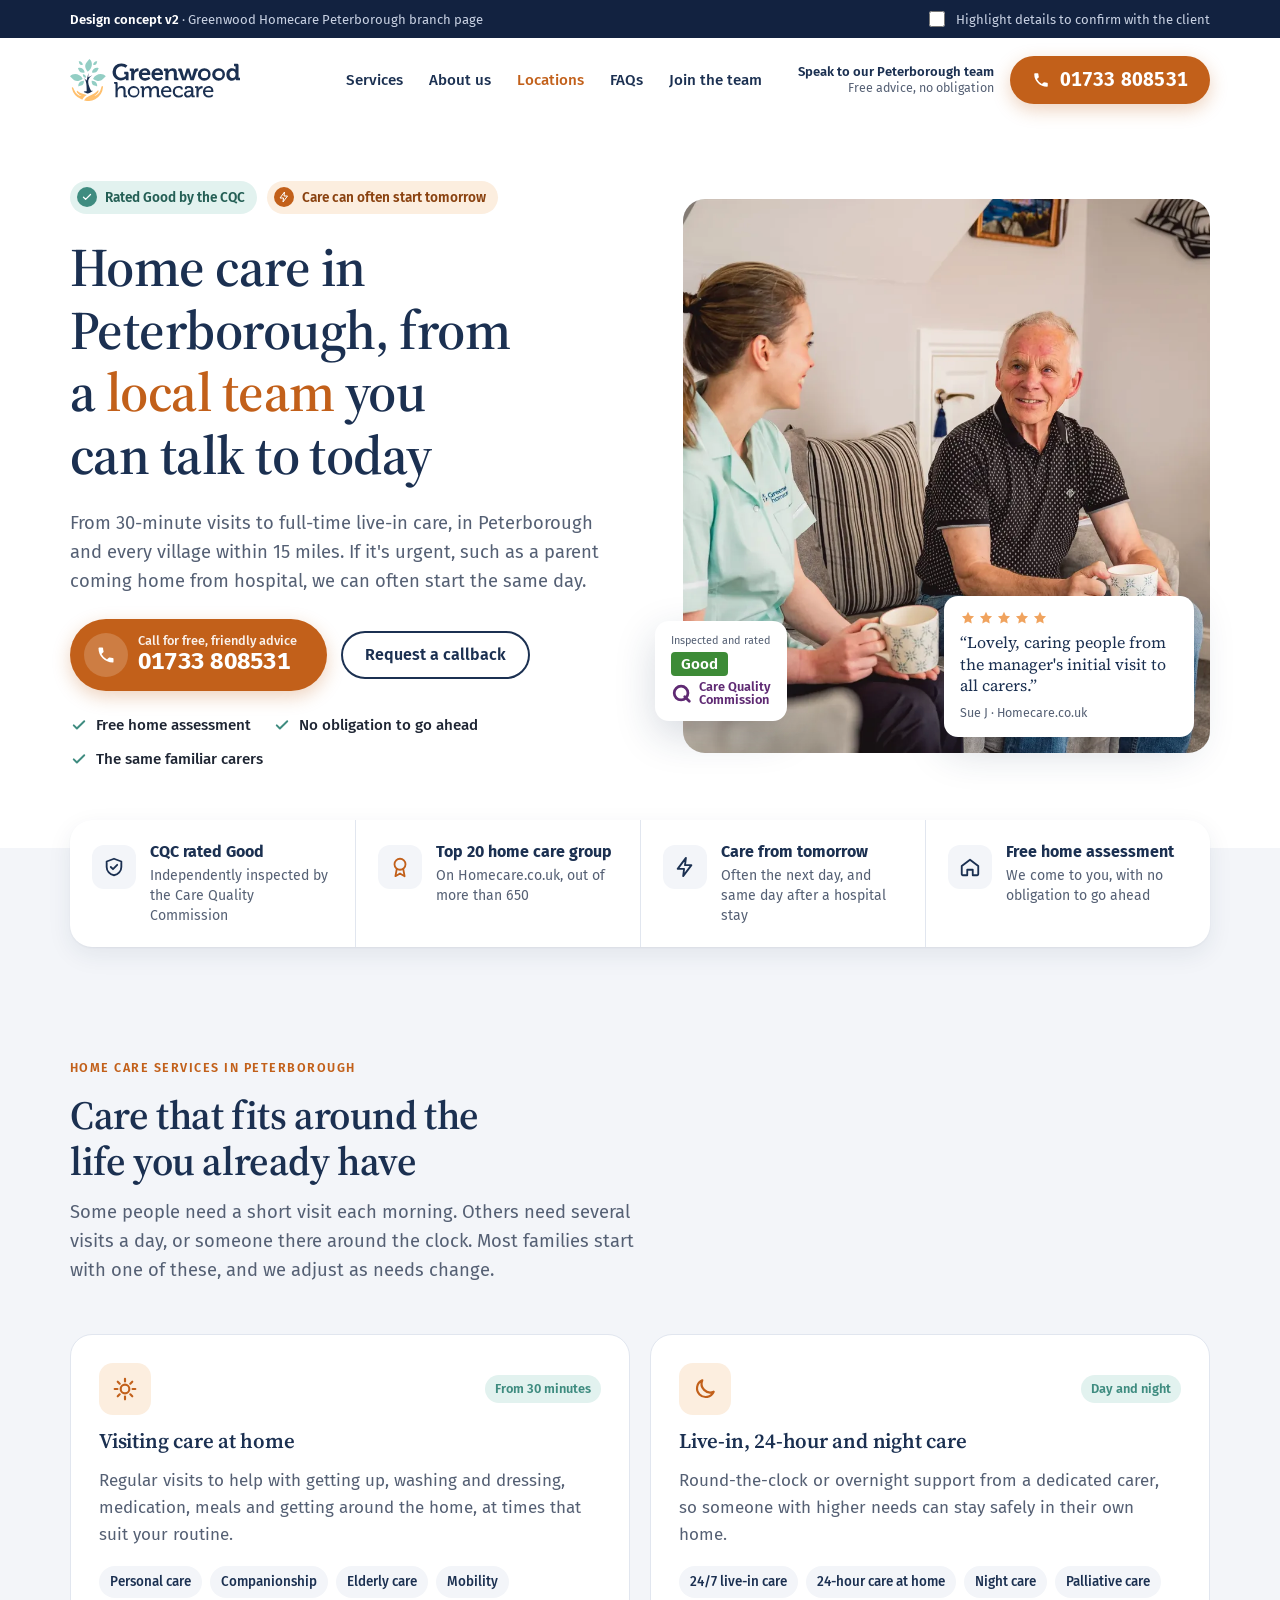
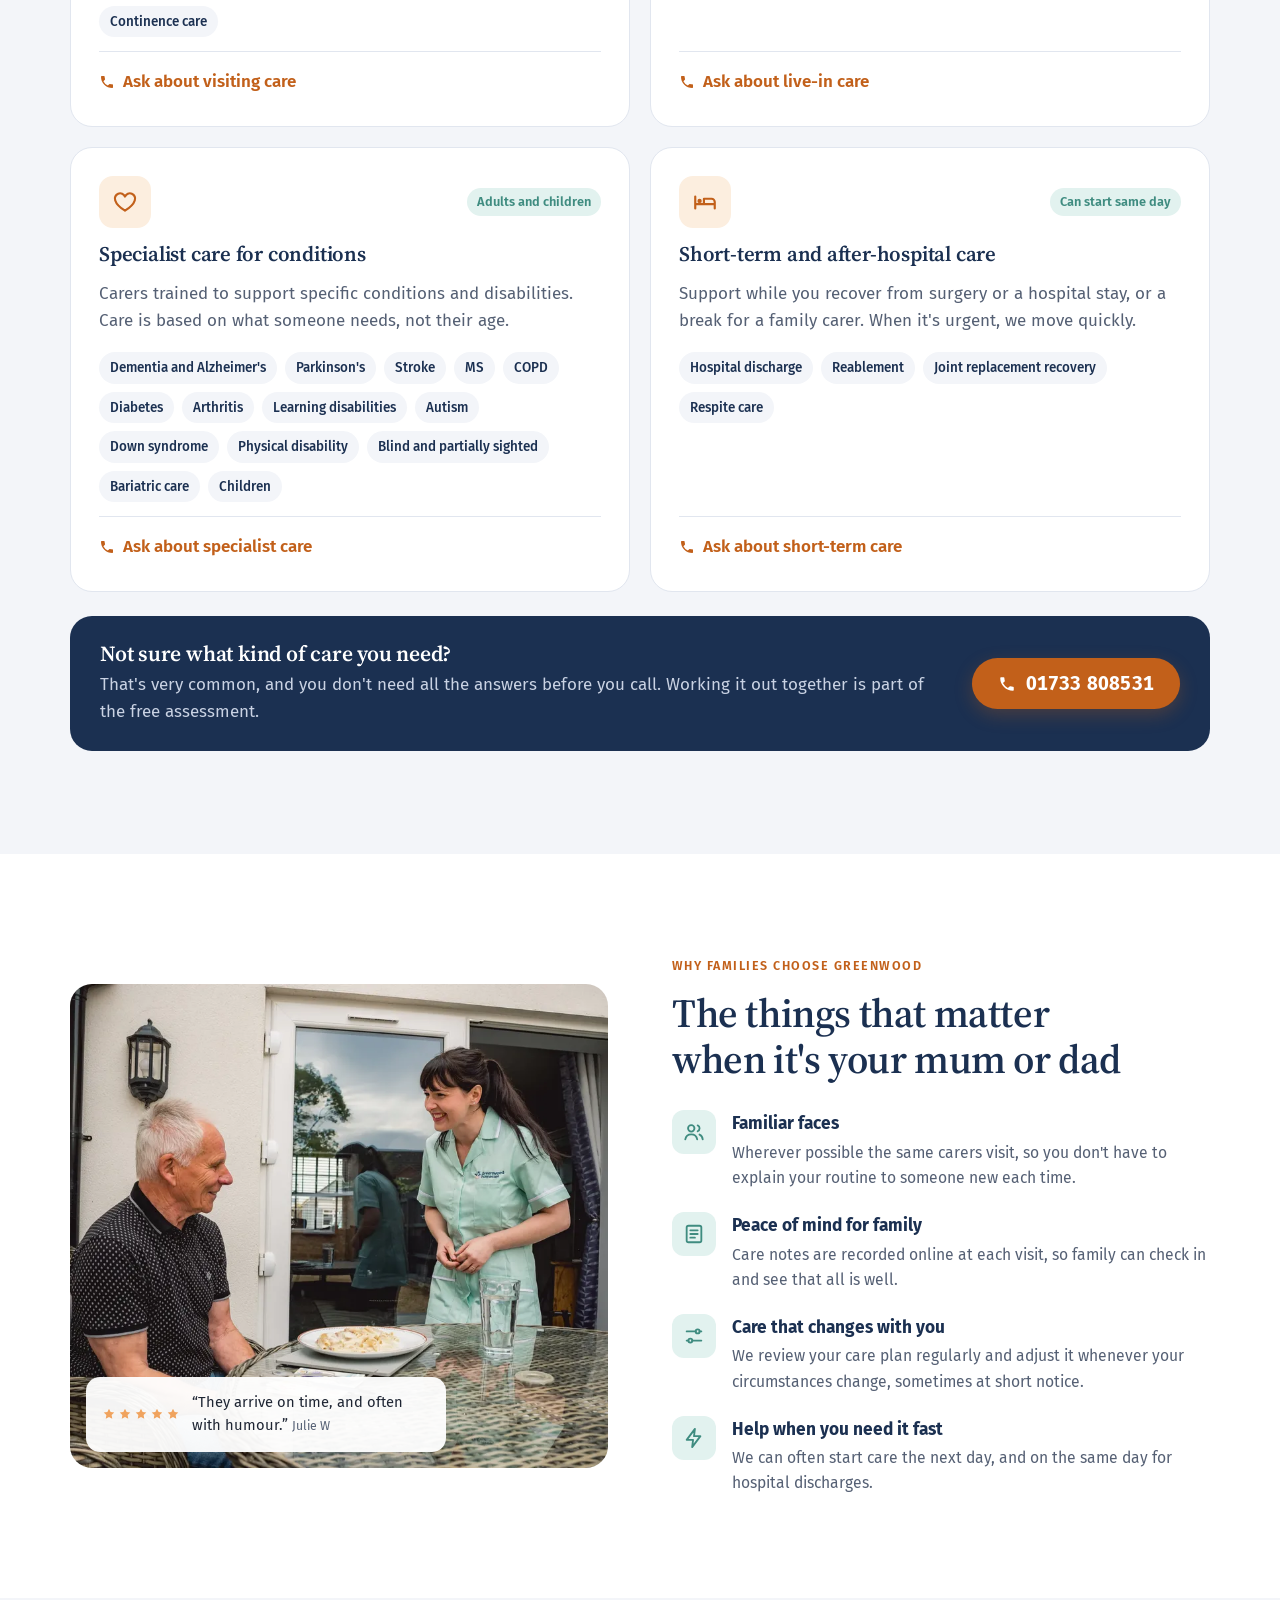
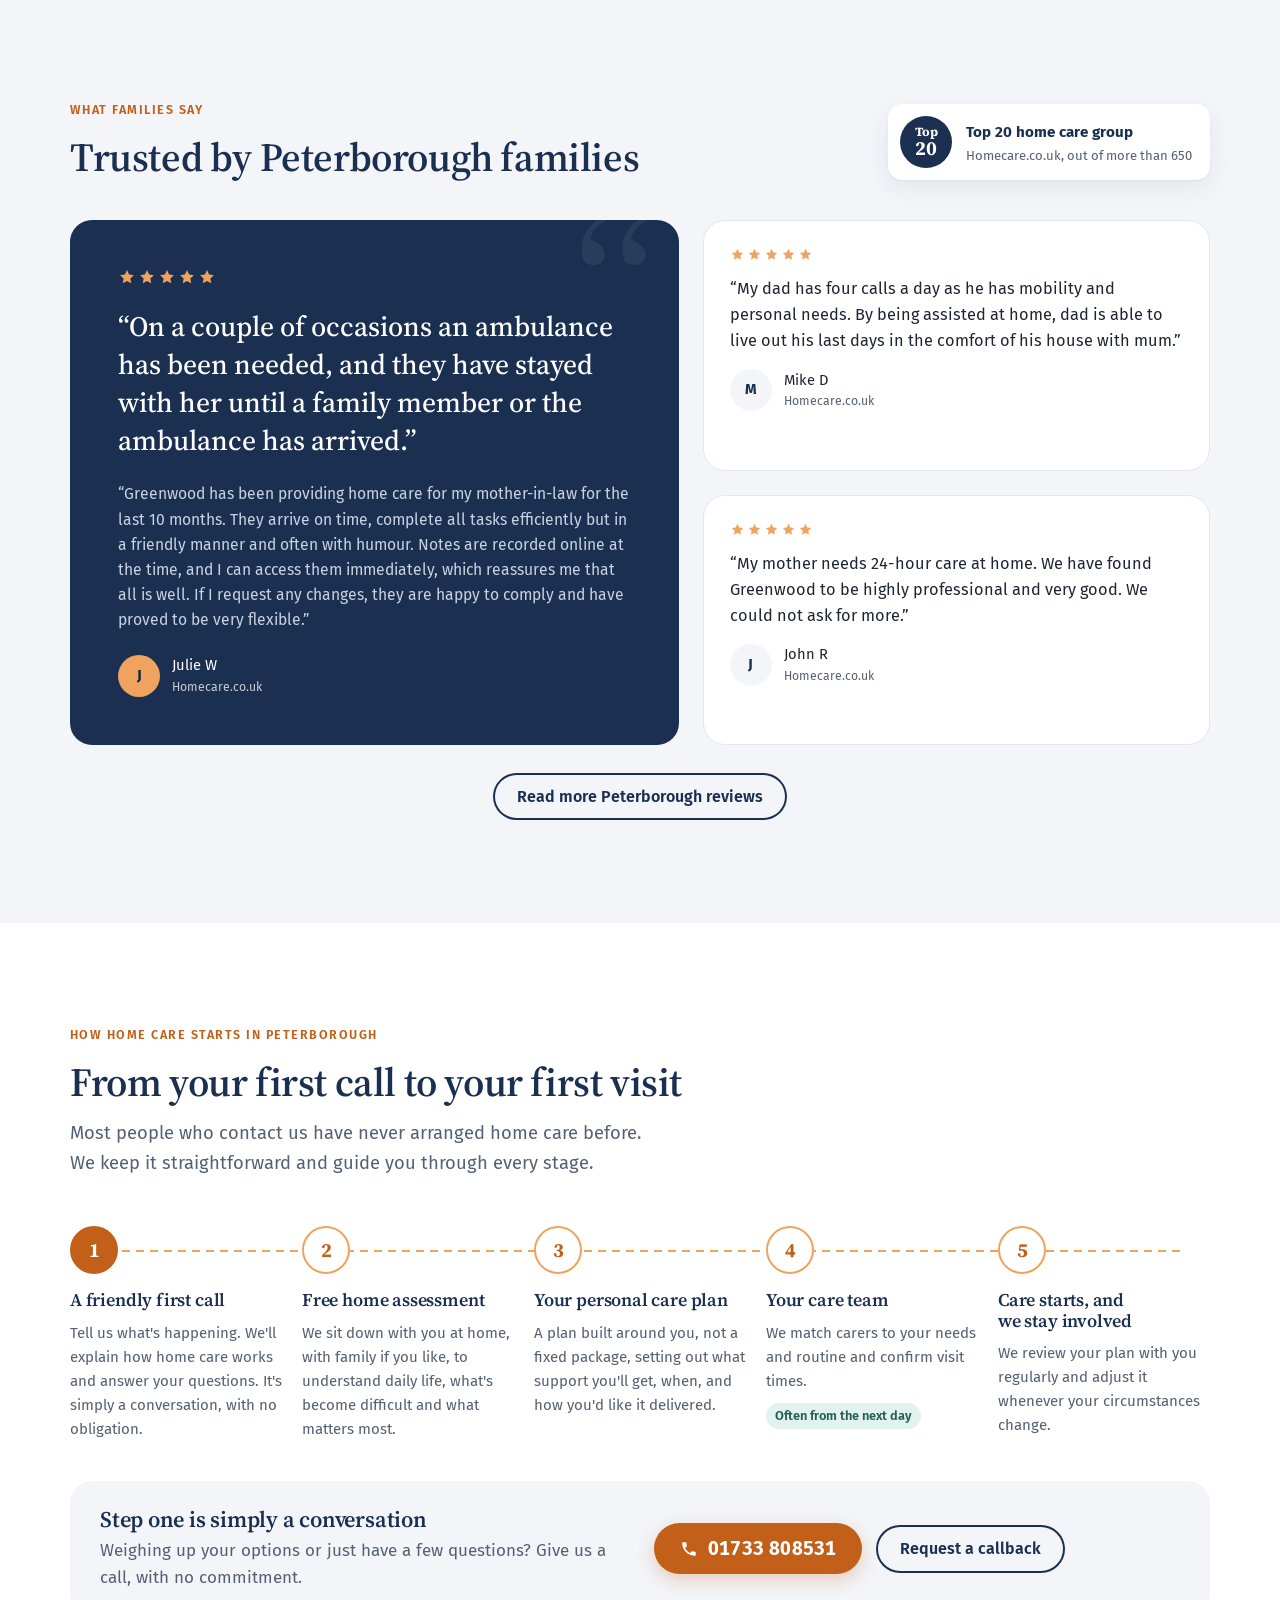
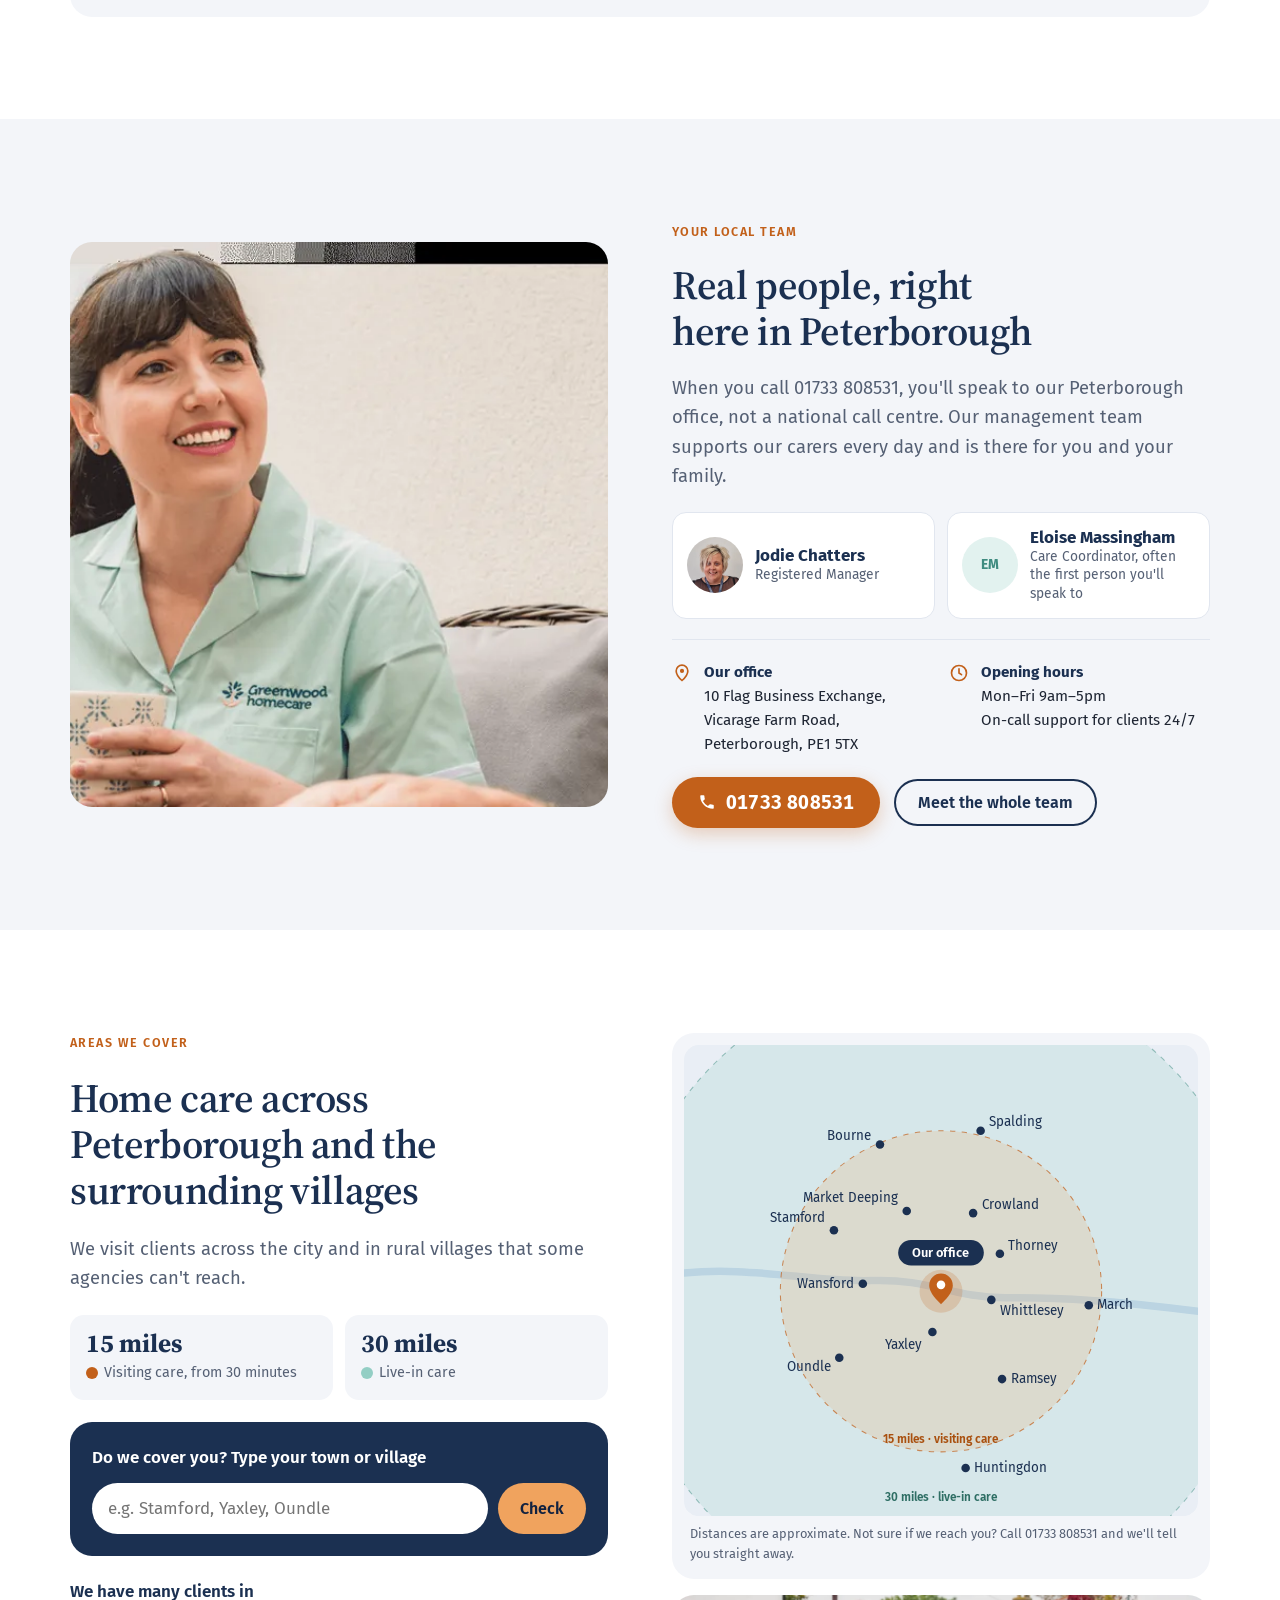
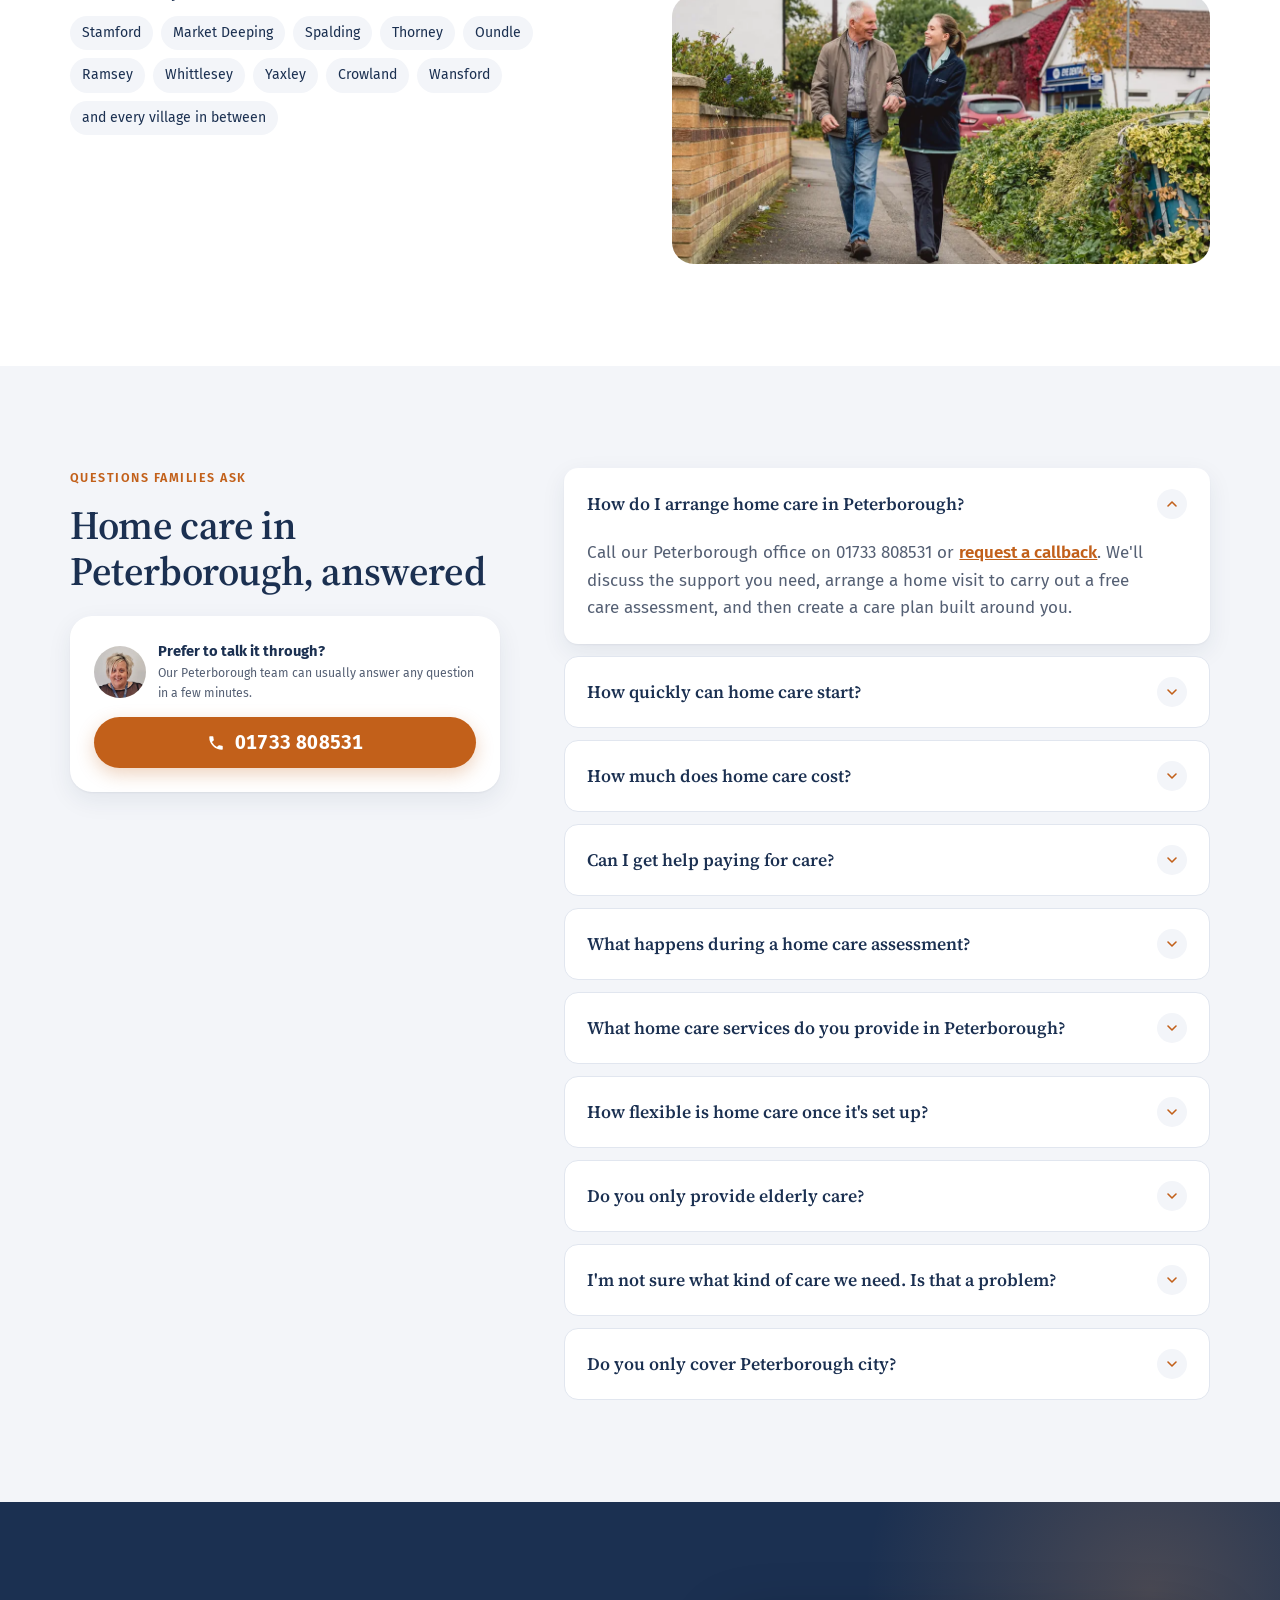
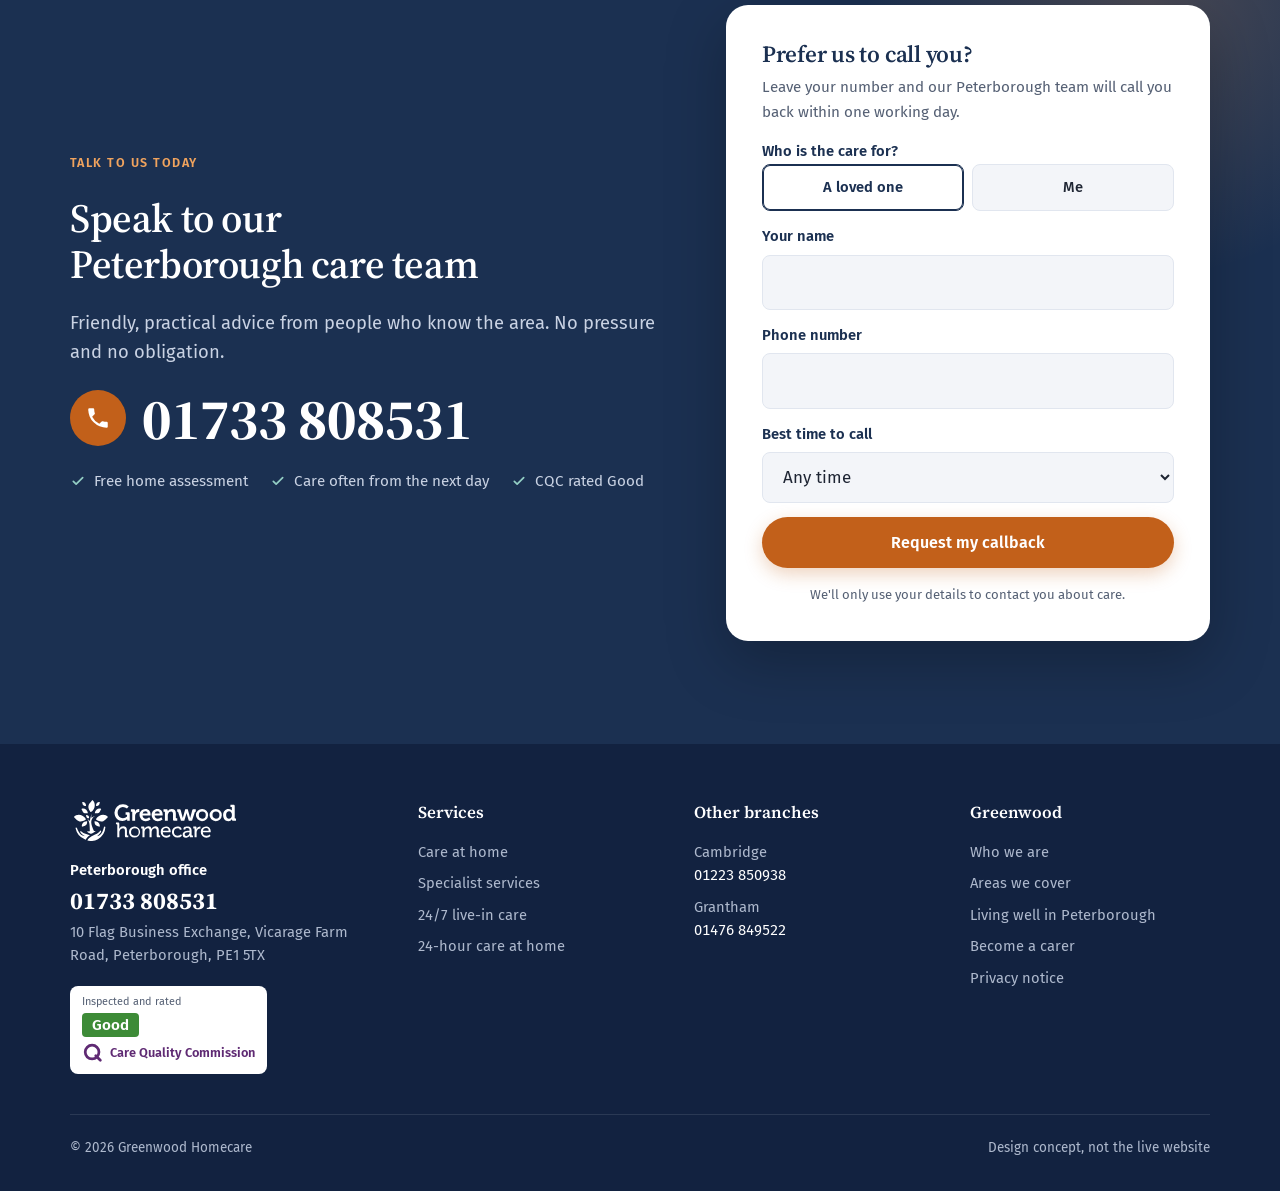
<file: greenwood/peterborough.html>
<!doctype html>
<html lang="en-GB">
<head>
<meta charset="utf-8">
<meta name="viewport" content="width=device-width, initial-scale=1, viewport-fit=cover">
<title>Greenwood Peterborough Concept</title>
<meta name="claude:viewport-fit-sides" content="cover">
<meta name="robots" content="noindex, nofollow">
<link rel="preconnect" href="https://fonts.googleapis.com">
<link rel="preconnect" href="https://fonts.gstatic.com" crossorigin>
<link rel="stylesheet" href="https://fonts.googleapis.com/css2?family=Fira+Sans:wght@400;500;600;700&family=Source+Serif+4:opsz,wght@8..60,500;8..60,600;8..60,700&display=swap">
<style>
/* Layout: calm two-column bands on a cool mist ground; orange is reserved for anything that starts a phone call. */
:root{
  --navy:#1B3051;          /* from the logo */
  --navy-deep:#122240;
  --navy-soft:#2C4470;
  --ink:#1E2533;
  --muted:#556074;
  --call:#C2601A;          /* call actions only */
  --call-hover:#A9500F;
  --orange:#F0A35E;
  --orange-soft:#FCEEDF;
  --sage:#3F8C80;
  --sage-soft:#E2F2EF;
  --leaf:#93CEC4;          /* logo leaf */
  --mist:#F3F5F9;
  --line:#E1E6EF;
  --card:#FFFFFF;
  --ph:#FFF2A8;

  --font-display:"Source Serif 4", Georgia, "Times New Roman", serif;
  --font-body:"Fira Sans", "Segoe UI", system-ui, -apple-system, sans-serif;

  --r-sm:8px; --r-md:14px; --r-lg:22px;
  --shadow:0 1px 2px rgba(27,48,81,.06), 0 8px 24px rgba(27,48,81,.08);
  --wrap:1180px;
  --gutter-l:max(20px, env(safe-area-inset-left, 0px));
  --gutter-r:max(20px, env(safe-area-inset-right, 0px));
  color-scheme:light;
}
*{box-sizing:border-box}
html{scroll-behavior:smooth;scroll-padding-top:96px}
@media (prefers-reduced-motion:reduce){html{scroll-behavior:auto}*{transition:none!important;animation:none!important}}
body{margin:0;background:var(--mist);color:var(--ink);font-family:var(--font-body);font-size:17px;line-height:1.6;-webkit-font-smoothing:antialiased}
img,svg{max-width:100%}
img{display:block}
a{color:inherit}
h1,h2,h3{font-family:var(--font-display);color:var(--navy);line-height:1.15;margin:0;text-wrap:balance;font-weight:600;letter-spacing:-.01em}
h1{font-size:clamp(2.1rem,4.4vw,3.4rem)}
h2{font-size:clamp(1.7rem,3.2vw,2.5rem)}
h3{font-size:1.3rem}
p{margin:0}
.wrap{max-width:var(--wrap);margin:0 auto;padding-left:var(--gutter-l);padding-right:var(--gutter-r)}
.eyebrow{font-size:.78rem;font-weight:600;letter-spacing:.12em;text-transform:uppercase;color:var(--call)}
.lede{font-size:1.15rem;color:var(--muted);max-width:60ch}
.section{padding-block:clamp(56px,8vw,104px)}
.section-head{display:grid;gap:14px;max-width:720px;margin-bottom:clamp(28px,4vw,48px)}
.tnum{font-variant-numeric:tabular-nums}
:focus-visible{outline:3px solid var(--orange);outline-offset:3px;border-radius:4px}
.cover{width:100%;height:100%;object-fit:cover}

/* content to confirm */
body.show-ph .ph{background:var(--ph);box-shadow:0 0 0 2px var(--ph);border-radius:3px;color:var(--ink)}

/* ---------- concept bar ---------- */
.concept{background:var(--navy-deep);color:#C9D2E3;font-size:.82rem}
.concept .wrap{display:flex;gap:8px 20px;align-items:center;justify-content:space-between;flex-wrap:wrap;padding-block:8px}
.concept strong{color:#fff;font-weight:600}
.toggle{display:inline-flex;align-items:center;gap:8px;cursor:pointer;user-select:none}
.toggle input{accent-color:var(--orange);width:16px;height:16px}

/* ---------- buttons ---------- */
.btn{display:inline-flex;align-items:center;justify-content:center;gap:10px;border-radius:999px;font-weight:600;text-decoration:none;cursor:pointer;border:0;font-family:inherit;font-size:1rem;line-height:1.2;transition:background .15s, color .15s, transform .15s, box-shadow .15s}
.btn svg{flex:none}
.btn-call{background:var(--call);color:#fff;padding:14px 26px;box-shadow:0 6px 18px rgba(194,96,26,.28)}
.btn-call:hover{background:var(--call-hover);transform:translateY(-1px)}
.btn-call .num{font-size:1.2rem;font-weight:700;letter-spacing:.01em}
.btn-call.lg{padding:14px 30px 14px 14px;text-align:left}
.btn-call.lg .stack{display:grid;line-height:1.15}
.btn-call.lg small{font-size:.8rem;font-weight:500;opacity:.92}
.btn-call.lg .num{font-size:1.5rem}
.btn-call .ic{width:44px;height:44px;border-radius:50%;background:rgba(255,255,255,.18);display:grid;place-items:center}
.btn-ghost{background:transparent;color:var(--navy);padding:14px 24px;box-shadow:inset 0 0 0 2px var(--navy)}
.btn-ghost:hover{background:var(--navy);color:#fff}
.link-call{color:var(--call);font-weight:600;text-decoration:none;display:inline-flex;gap:8px;align-items:center}
.link-call:hover{text-decoration:underline}

/* ---------- header ---------- */
body::before{content:"";position:fixed;inset:0 0 auto;height:env(safe-area-inset-top,0px);z-index:60;background:#fff}
.site-header{position:sticky;top:env(safe-area-inset-top,0px);z-index:50;background:rgba(255,255,255,.97);backdrop-filter:saturate(1.4) blur(8px);border-bottom:1px solid transparent;transition:border-color .2s, box-shadow .2s}
.site-header.scrolled{border-color:var(--line);box-shadow:0 4px 18px rgba(27,48,81,.07)}
.site-header .wrap{display:flex;align-items:center;gap:28px;min-height:84px}
.logo{display:block;flex:none;width:170px}
.logo img{width:100%;height:auto}
.nav{display:flex;gap:26px;margin-left:auto;font-size:.95rem;font-weight:500}
.nav a{text-decoration:none;color:var(--navy)}
.nav a:hover{color:var(--call)}
.nav a[aria-current]{color:var(--call)}
.head-call{display:flex;align-items:center;gap:16px;margin-left:8px}
.head-call .meta{display:grid;text-align:right;line-height:1.25}
.head-call .meta b{font-size:.82rem;color:var(--navy);font-weight:600}
.head-call .meta span{font-size:.78rem;color:var(--muted)}
.head-call .btn-call{padding:12px 22px}
.mobile-call{display:none}
@media (max-width:1100px){.nav{display:none}.head-call{margin-left:auto}}
@media (max-width:640px){
  .site-header .wrap{min-height:66px;gap:12px}
  .head-call{display:none}
  .logo{width:132px}
  .mobile-call{display:inline-flex;margin-left:auto;padding:10px 16px;font-size:.95rem}
}

/* ---------- hero ---------- */
.hero{background:#fff;padding-block:clamp(28px,4.5vw,60px) clamp(48px,6vw,80px)}
.hero .wrap{display:grid;grid-template-columns:1.02fr .98fr;gap:clamp(32px,5vw,64px);align-items:center}
.hero-copy{display:grid;gap:22px;min-width:0}
.badge-row{display:flex;flex-wrap:wrap;gap:10px}
.pill{display:inline-flex;align-items:center;gap:8px;padding:6px 12px 6px 7px;border-radius:999px;background:var(--sage-soft);color:#245F55;font-size:.85rem;font-weight:600}
.pill .dot{width:20px;height:20px;border-radius:50%;background:var(--sage);display:grid;place-items:center;color:#fff}
.pill.alt{background:var(--orange-soft);color:#8A4210}
.pill.alt .dot{background:var(--call)}
.hero h1 em{font-style:normal;color:var(--call)}
.cta-row{display:flex;flex-wrap:wrap;gap:14px;align-items:center}
.ticks{list-style:none;padding:0;margin:0;display:flex;flex-wrap:wrap;gap:10px 22px;font-size:.95rem;color:var(--ink);font-weight:500}
.ticks li{display:inline-flex;align-items:center;gap:8px}
.ticks svg{color:var(--sage)}
.hero-media{position:relative;min-width:0}
.hero-photo{border-radius:var(--r-lg);overflow:hidden;aspect-ratio:4/4.2;background:var(--mist)}
.hero-photo img{object-position:62% center}
.float{position:absolute;background:#fff;border-radius:var(--r-md);box-shadow:0 14px 40px rgba(27,48,81,.18);padding:14px 16px}
.float.cqc{left:-28px;bottom:32px}
.float.review{right:16px;bottom:16px;max-width:250px;display:grid;gap:6px}
.cqc-badge{display:grid;gap:5px;font-size:.72rem;line-height:1.1}
.cqc-badge .inspected{font-size:.68rem;color:var(--muted)}
.cqc-badge .rated{background:#3D8B37;color:#fff;font-weight:600;font-size:.95rem;padding:4px 10px;border-radius:4px;width:max-content}
.cqc-logo{display:flex;align-items:center;gap:6px;color:#5F2A73;font-weight:600;font-size:.8rem;line-height:1}
.cqc-logo svg{width:22px;height:22px}
.stars{display:inline-flex;gap:2px;color:var(--orange)}
.float.review q{font-family:var(--font-display);font-size:1rem;color:var(--navy);line-height:1.35}
.float.review small{color:var(--muted);font-size:.78rem}
@media (max-width:900px){
  .hero .wrap{grid-template-columns:1fr}
  .hero-photo{aspect-ratio:16/10}
  .float.cqc{left:12px;bottom:-24px}
  .float.review{display:none}
}
@media (max-width:640px){
  .cta-row .btn{width:100%}
  .btn-call.lg{justify-content:flex-start}
}

/* ---------- trust strip ---------- */
.trust{padding-block:0 8px;margin-top:-28px;position:relative}
.trust-grid{display:grid;grid-template-columns:repeat(4,1fr);background:#fff;border-radius:var(--r-lg);box-shadow:var(--shadow)}
.trust-item{display:flex;gap:14px;align-items:flex-start;padding:22px 22px;min-width:0}
.trust-item + .trust-item{border-left:1px solid var(--line)}
.trust-item .ti{flex:none;width:44px;height:44px;border-radius:12px;display:grid;place-items:center;background:var(--mist);color:var(--navy)}
.trust-item b{display:block;color:var(--navy);font-size:1rem;line-height:1.3}
.trust-item span{font-size:.88rem;color:var(--muted);line-height:1.4;display:block;margin-top:3px}
@media (max-width:980px){.trust{margin-top:0}.trust-grid{grid-template-columns:repeat(2,1fr)}.trust-item:nth-child(3){border-left:0}.trust-item:nth-child(n+3){border-top:1px solid var(--line)}}
@media (max-width:520px){.trust-grid{grid-template-columns:1fr}.trust-item + .trust-item{border-left:0;border-top:1px solid var(--line)}}

/* ---------- care types ---------- */
.care-grid{display:grid;grid-template-columns:repeat(2,1fr);gap:20px}
.care-card{background:#fff;border-radius:var(--r-lg);padding:28px;display:grid;gap:14px;grid-template-rows:auto auto auto 1fr auto;border:1px solid var(--line);min-width:0;transition:box-shadow .2s, transform .2s}
.care-card:hover{box-shadow:var(--shadow);transform:translateY(-2px)}
.care-card .top{display:flex;align-items:center;justify-content:space-between;gap:12px}
.care-card .ci{width:52px;height:52px;border-radius:14px;background:var(--orange-soft);color:var(--call);display:grid;place-items:center}
.care-card .meta{font-size:.8rem;font-weight:600;color:var(--sage);background:var(--sage-soft);padding:4px 10px;border-radius:999px}
.care-card p{color:var(--muted)}
.tags{display:flex;flex-wrap:wrap;gap:8px;list-style:none;padding:0;margin:4px 0 0;align-content:flex-start}
.tags li{font-size:.84rem;padding:5px 11px;border-radius:999px;background:var(--mist);color:var(--navy);font-weight:500}
.care-card .foot{padding-top:16px;border-top:1px solid var(--line)}
@media (max-width:760px){.care-grid{grid-template-columns:1fr}}
.unsure{margin-top:24px;display:flex;flex-wrap:wrap;gap:16px 28px;align-items:center;justify-content:space-between;background:var(--navy);color:#fff;border-radius:var(--r-lg);padding:26px 30px}
.unsure h3{color:#fff;font-size:1.35rem}
.unsure p{color:#C9D2E3;margin-top:4px}
.unsure > div{min-width:0;flex:1 1 320px}

/* ---------- why ---------- */
.why{background:#fff}
.why .wrap{display:grid;grid-template-columns:1fr 1fr;gap:clamp(32px,5vw,72px);align-items:center}
.why-photo{border-radius:var(--r-lg);overflow:hidden;aspect-ratio:4/3.6;position:relative}
.why-photo .tag{position:absolute;left:16px;bottom:16px;right:16px;background:rgba(255,255,255,.95);border-radius:var(--r-md);padding:14px 16px;font-size:.92rem;color:var(--ink);display:flex;gap:12px;align-items:center;max-width:360px}
.why-photo .tag .stars{flex:none}
.why-list{list-style:none;padding:0;margin:0;display:grid;gap:22px}
.why-list li{display:grid;grid-template-columns:44px 1fr;gap:16px;align-items:start}
.why-list .wi{width:44px;height:44px;border-radius:12px;background:var(--sage-soft);color:var(--sage);display:grid;place-items:center}
.why-list b{display:block;color:var(--navy);font-size:1.08rem;margin-bottom:2px}
.why-list p{color:var(--muted);font-size:.98rem}
.why-copy{display:grid;gap:28px;min-width:0}
@media (max-width:900px){.why .wrap{grid-template-columns:1fr}.why-photo{aspect-ratio:16/10}}

/* ---------- reviews ---------- */
.reviews-head{display:flex;flex-wrap:wrap;gap:20px;justify-content:space-between;align-items:flex-end;margin-bottom:40px}
.award{display:flex;gap:14px;align-items:center;background:#fff;border-radius:var(--r-md);padding:12px 18px 12px 12px;box-shadow:var(--shadow)}
.award .medal{width:52px;height:52px;border-radius:50%;background:var(--navy);color:#fff;display:grid;place-items:center;font-family:var(--font-display);font-weight:700;font-size:.78rem;line-height:1;text-align:center}
.award .medal b{display:block;font-size:1.25rem}
.award small{display:block;color:var(--muted);font-size:.82rem}
.award strong{color:var(--navy);font-size:.95rem}
.review-grid{display:grid;grid-template-columns:1.2fr 1fr;gap:24px}
.feature-quote{margin:0;background:var(--navy);color:#fff;border-radius:var(--r-lg);padding:clamp(28px,4vw,48px);display:grid;gap:22px;align-content:start;position:relative;overflow:hidden}
.feature-quote::after{content:"\201C";position:absolute;right:24px;top:-30px;font-family:var(--font-display);font-size:14rem;line-height:1;color:rgba(255,255,255,.06)}
.feature-quote blockquote{margin:0;font-family:var(--font-display);font-size:clamp(1.35rem,2.3vw,1.75rem);line-height:1.35;font-weight:500}
.feature-quote .full{color:#C9D2E3;font-size:.98rem;max-width:62ch}
.who{display:flex;align-items:center;gap:12px;font-size:.92rem}
.who .av{width:42px;height:42px;border-radius:50%;background:var(--orange);color:var(--navy-deep);display:grid;place-items:center;font-weight:700;flex:none}
.who small{display:block;opacity:.75}
.side-quotes{display:grid;gap:24px;min-width:0}
.quote-card{margin:0;background:#fff;border:1px solid var(--line);border-radius:var(--r-lg);padding:26px;display:grid;gap:14px;align-content:start}
.quote-card blockquote{margin:0;font-size:1.02rem;color:var(--ink)}
.quote-card .who .av{background:var(--mist);color:var(--navy)}
.quote-card .who small{color:var(--muted);opacity:1}
.reviews-foot{margin-top:28px;display:flex;justify-content:center}
@media (max-width:900px){.review-grid{grid-template-columns:1fr}}

/* ---------- process ---------- */
.process{background:#fff}
.steps{list-style:none;padding:0;margin:0;display:grid;grid-template-columns:repeat(5,1fr);gap:20px;position:relative}
.steps::before{content:"";position:absolute;left:24px;right:24px;top:24px;height:2px;background:repeating-linear-gradient(90deg,var(--orange) 0 8px,transparent 8px 14px)}
.step{position:relative;display:grid;gap:10px;align-content:start;min-width:0}
.step .n{width:48px;height:48px;border-radius:50%;background:#fff;border:2px solid var(--orange);color:var(--call);font-family:var(--font-display);font-weight:700;font-size:1.25rem;display:grid;place-items:center;position:relative;z-index:1}
.step:first-child .n{background:var(--call);border-color:var(--call);color:#fff}
.step h3{font-size:1.12rem;margin-top:6px}
.step p{font-size:.94rem;color:var(--muted)}
.step .flag{font-size:.8rem;font-weight:600;color:#245F55;background:var(--sage-soft);padding:3px 9px;border-radius:999px;width:max-content;max-width:100%}
@media (max-width:980px){
  .steps{grid-template-columns:1fr;gap:0}
  .steps::before{left:23px;right:auto;top:24px;bottom:24px;width:2px;height:auto;background:repeating-linear-gradient(180deg,var(--orange) 0 8px,transparent 8px 14px)}
  .step{grid-template-columns:48px 1fr;column-gap:18px;padding-bottom:26px}
  .step .n{grid-row:span 3}
  .step h3{margin-top:10px}
}
.step-cta{margin-top:40px;background:var(--mist);border-radius:var(--r-lg);padding:26px 30px;display:flex;flex-wrap:wrap;gap:18px 28px;align-items:center;justify-content:space-between}
.step-cta > div{flex:1 1 300px;min-width:0}
.step-cta h3{font-size:1.4rem}
.step-cta p{color:var(--muted);margin-top:4px}

/* ---------- team ---------- */
.team .wrap{display:grid;grid-template-columns:1fr 1fr;gap:clamp(32px,5vw,72px);align-items:center}
.team-photo{border-radius:var(--r-lg);overflow:hidden;aspect-ratio:4/4.2}
.team-photo img{object-position:40% center}
.team-copy{display:grid;gap:20px;min-width:0}
.people{display:grid;grid-template-columns:1fr 1fr;gap:12px}
.person{display:flex;gap:12px;align-items:center;padding:14px;border-radius:var(--r-md);background:#fff;border:1px solid var(--line);min-width:0}
.person .av{width:56px;height:56px;border-radius:50%;overflow:hidden;flex:none;background:var(--sage-soft);color:var(--sage);display:grid;place-items:center;font-weight:700}
.person b{color:var(--navy);display:block;line-height:1.25}
.person span{color:var(--muted);font-size:.86rem;line-height:1.35;display:block}
.office{display:grid;grid-template-columns:1fr 1fr;gap:16px;border-top:1px solid var(--line);padding-top:20px}
.office div{display:flex;gap:12px;align-items:flex-start;font-size:.95rem;min-width:0}
.office svg{color:var(--call);flex:none;margin-top:3px}
.office b{display:block;color:var(--navy)}
@media (max-width:900px){.team .wrap{grid-template-columns:1fr}.team-photo{aspect-ratio:16/10}}
@media (max-width:560px){.office,.people{grid-template-columns:1fr}}

/* ---------- areas ---------- */
.areas{background:#fff}
.areas .wrap{display:grid;grid-template-columns:1fr 1fr;gap:clamp(32px,5vw,64px);align-items:start}
.areas-copy{display:grid;gap:22px;min-width:0}
.ranges{display:grid;grid-template-columns:1fr 1fr;gap:12px}
.range{border-radius:var(--r-md);padding:16px;background:var(--mist);display:grid;gap:4px}
.range b{font-family:var(--font-display);font-size:1.6rem;color:var(--navy);line-height:1}
.range span{font-size:.9rem;color:var(--muted)}
.range i{display:inline-block;width:12px;height:12px;border-radius:50%;margin-right:6px;vertical-align:middle}
.checker{background:var(--navy);color:#fff;border-radius:var(--r-lg);padding:22px;display:grid;gap:12px}
.checker label{font-weight:600}
.checker form{display:flex;gap:10px;flex-wrap:wrap}
.checker input{flex:1 1 200px;min-width:0;font:inherit;padding:12px 16px;border-radius:999px;border:0;background:#fff;color:var(--ink)}
.checker .btn{padding:12px 22px;background:var(--orange);color:var(--navy-deep)}
.checker .btn:hover{background:#fff}
.check-result{font-size:.95rem;border-radius:var(--r-sm);padding:12px 14px;display:none;background:#fff;color:var(--ink)}
.check-result.show{display:block}
.check-result a{font-weight:700;color:var(--call)}
.towns{display:flex;flex-wrap:wrap;gap:8px;list-style:none;padding:0;margin:0}
.towns li{font-size:.88rem;padding:6px 12px;border-radius:999px;background:var(--mist);color:var(--navy)}
.areas-visual{display:grid;gap:16px;min-width:0}
.map{background:var(--mist);border-radius:var(--r-lg);padding:12px;margin:0}
.map svg{display:block;width:100%;height:auto}
.map figcaption{font-size:.8rem;color:var(--muted);padding:8px 6px 2px}
.areas-photo{border-radius:var(--r-lg);overflow:hidden;aspect-ratio:16/8}
.areas-photo img{object-position:center 40%}
@media (max-width:900px){.areas .wrap{grid-template-columns:1fr}}
@media (max-width:420px){.ranges{grid-template-columns:1fr}}

/* ---------- faq ---------- */
.faq .wrap{display:grid;grid-template-columns:.8fr 1.2fr;gap:clamp(28px,5vw,64px);align-items:start}
.faq-side{position:sticky;top:110px;display:grid;gap:22px}
.help-card{background:#fff;border-radius:var(--r-lg);padding:24px;display:grid;gap:14px;box-shadow:var(--shadow)}
.help-card .who{color:var(--ink)}
.help-card .who .av{width:52px;height:52px;overflow:hidden;background:var(--sage-soft)}
.help-card .who b{color:var(--navy)}
.help-card .who small{opacity:1;color:var(--muted)}
.help-card p{color:var(--muted);font-size:.96rem}
.help-card .btn-call{width:100%}
.faq-list{display:grid;gap:12px;min-width:0}
details{background:#fff;border-radius:var(--r-md);border:1px solid var(--line);transition:box-shadow .2s}
details[open]{box-shadow:var(--shadow);border-color:transparent}
summary{list-style:none;cursor:pointer;padding:20px 22px;display:flex;gap:16px;justify-content:space-between;align-items:center;font-family:var(--font-display);font-weight:600;font-size:1.1rem;color:var(--navy)}
summary::-webkit-details-marker{display:none}
summary .chev{flex:none;width:30px;height:30px;border-radius:50%;background:var(--mist);display:grid;place-items:center;color:var(--call);transition:transform .2s}
details[open] summary .chev{transform:rotate(180deg)}
details .ans{padding:0 22px 22px;color:var(--muted);display:grid;gap:10px;max-width:68ch}
details .ans a{color:var(--call);font-weight:600}
@media (max-width:900px){.faq .wrap{grid-template-columns:1fr}.faq-side{position:static}}

/* ---------- final cta ---------- */
.final{background:var(--navy);color:#fff;position:relative;overflow:hidden}
.final::before{content:"";position:absolute;width:620px;height:620px;border-radius:50%;right:-180px;top:-220px;background:radial-gradient(circle,rgba(240,163,94,.22),transparent 65%)}
.final .wrap{position:relative;display:grid;grid-template-columns:1.1fr .9fr;gap:clamp(32px,5vw,72px);align-items:center}
.final h2{color:#fff}
.final .lede{color:#C9D2E3}
.final-copy{display:grid;gap:22px;min-width:0}
.bignum{font-family:var(--font-display);font-size:clamp(2.1rem,5.4vw,3.6rem);font-weight:700;color:#fff;text-decoration:none;line-height:1;display:inline-flex;align-items:center;gap:16px;width:max-content;max-width:100%}
.bignum .ic{width:56px;height:56px;border-radius:50%;background:var(--call);display:grid;place-items:center;flex:none}
.bignum:hover{color:var(--orange)}
.final .facts{display:flex;flex-wrap:wrap;gap:8px 22px;color:#C9D2E3;font-size:.95rem}
.final .facts span{display:inline-flex;gap:8px;align-items:center}
.final .facts svg{color:var(--leaf)}
.form-card{background:#fff;color:var(--ink);border-radius:var(--r-lg);padding:clamp(24px,3vw,36px);display:grid;gap:16px;box-shadow:0 20px 60px rgba(0,0,0,.25);min-width:0}
.form-card h3{font-size:1.45rem}
.form-card .sub{color:var(--muted);font-size:.95rem;margin-top:-8px}
.field{display:grid;gap:6px;border:0;padding:0;margin:0;min-width:0}
.field label,.field legend{font-weight:600;font-size:.92rem;color:var(--navy);padding:0}
.field input,.field select{font:inherit;padding:13px 16px;border-radius:var(--r-sm);border:1.5px solid var(--line);background:var(--mist);color:var(--ink);width:100%}
.field input:focus,.field select:focus{outline:none;border-color:var(--navy);background:#fff}
.seg{display:grid;grid-template-columns:1fr 1fr;gap:8px}
.seg input{position:absolute;opacity:0;pointer-events:none}
.seg label{display:block;text-align:center;padding:11px 10px;border-radius:var(--r-sm);border:1.5px solid var(--line);background:var(--mist);cursor:pointer;font-weight:500;color:var(--ink)}
.seg input:checked + label{border-color:var(--navy);background:#fff;color:var(--navy);font-weight:600;box-shadow:inset 0 0 0 1px var(--navy)}
.seg input:focus-visible + label{outline:3px solid var(--orange);outline-offset:2px}
.form-card .btn-call{width:100%;padding:16px}
.form-note{font-size:.82rem;color:var(--muted);text-align:center}
.form-done{display:none;background:var(--sage-soft);color:#1F5249;border-radius:var(--r-sm);padding:14px;font-size:.95rem}
@media (max-width:900px){.final .wrap{grid-template-columns:1fr}}

/* ---------- footer ---------- */
footer{background:var(--navy-deep);color:#AEB9CD;font-size:.92rem}
footer .wrap{padding-block:56px 32px}
.foot-grid{display:grid;grid-template-columns:1.3fr 1fr 1fr 1fr;gap:36px}
footer h4{font-family:var(--font-display);color:#fff;font-size:1.05rem;margin:0 0 14px;font-weight:600}
footer ul{list-style:none;padding:0;margin:0;display:grid;gap:8px}
footer a{text-decoration:none}
footer a:hover{color:#fff}
.foot-brand{display:grid;gap:18px;align-content:start}
.foot-logo{width:170px;filter:brightness(0) invert(1)}
.foot-phone{font-size:1.5rem;font-weight:700;color:#fff;font-family:var(--font-display)}
.foot-cqc{background:#fff;border-radius:var(--r-sm);padding:10px 12px;width:max-content}
.foot-base{border-top:1px solid rgba(255,255,255,.1);margin-top:40px;padding-top:22px;display:flex;flex-wrap:wrap;gap:12px 24px;justify-content:space-between;font-size:.84rem}
@media (max-width:900px){.foot-grid{grid-template-columns:1fr 1fr}}
@media (max-width:520px){.foot-grid{grid-template-columns:1fr}}

/* ---------- mobile sticky call bar ---------- */
.callbar{display:none}
@media (max-width:640px){
  .callbar{display:flex;gap:10px;position:fixed;left:0;right:0;bottom:0;z-index:70;background:#fff;border-top:1px solid var(--line);box-shadow:0 -8px 24px rgba(27,48,81,.1);
    padding:10px var(--gutter-r) calc(10px + env(safe-area-inset-bottom,0px)) var(--gutter-l)}
  .callbar .btn-call{flex:2;padding:14px 12px}
  .callbar .btn-ghost{flex:1;padding:14px 10px;font-size:.95rem}
  body{padding-bottom:84px}
}
</style>
</head>
<body>

<svg width="0" height="0" style="position:absolute" aria-hidden="true">
  <defs>
    <symbol id="i-phone" viewBox="0 0 24 24"><path fill="currentColor" d="M6.6 10.8a15.1 15.1 0 0 0 6.6 6.6l2.2-2.2a1 1 0 0 1 1-.25 11.4 11.4 0 0 0 3.6.57 1 1 0 0 1 1 1V20a1 1 0 0 1-1 1A17 17 0 0 1 3 4a1 1 0 0 1 1-1h3.5a1 1 0 0 1 1 1c0 1.25.2 2.45.57 3.57a1 1 0 0 1-.25 1z"/></symbol>
    <symbol id="i-check" viewBox="0 0 24 24"><path fill="none" stroke="currentColor" stroke-width="2.6" stroke-linecap="round" stroke-linejoin="round" d="M5 12.5l4.2 4.2L19 7"/></symbol>
    <symbol id="i-star" viewBox="0 0 24 24"><path fill="currentColor" d="M12 2.8l2.8 5.8 6.3.9-4.6 4.4 1.1 6.3L12 17.2l-5.6 3 1.1-6.3L2.9 9.5l6.3-.9z"/></symbol>
    <symbol id="i-pin" viewBox="0 0 24 24"><path fill="none" stroke="currentColor" stroke-width="2" d="M12 21s-7-6.2-7-11.5A7 7 0 0 1 19 9.5C19 14.8 12 21 12 21z"/><circle cx="12" cy="9.5" r="2.5" fill="currentColor"/></symbol>
    <symbol id="i-clock" viewBox="0 0 24 24"><circle cx="12" cy="12" r="9" fill="none" stroke="currentColor" stroke-width="2"/><path d="M12 7v5l3 2" fill="none" stroke="currentColor" stroke-width="2" stroke-linecap="round"/></symbol>
    <symbol id="i-bolt" viewBox="0 0 24 24"><path fill="none" stroke="currentColor" stroke-width="2" stroke-linejoin="round" d="M13 2L4 14h7l-1 8 9-12h-7z"/></symbol>
    <symbol id="i-shield" viewBox="0 0 24 24"><path fill="none" stroke="currentColor" stroke-width="2" stroke-linejoin="round" d="M12 3l8 3v6c0 4.5-3.4 8.3-8 9-4.6-.7-8-4.5-8-9V6z"/><path d="M8.5 12l2.4 2.4 4.6-4.8" fill="none" stroke="currentColor" stroke-width="2" stroke-linecap="round" stroke-linejoin="round"/></symbol>
    <symbol id="i-award" viewBox="0 0 24 24"><circle cx="12" cy="9" r="6" fill="none" stroke="currentColor" stroke-width="2"/><path d="M8.5 14L7 22l5-3 5 3-1.5-8" fill="none" stroke="currentColor" stroke-width="2" stroke-linejoin="round"/></symbol>
    <symbol id="i-home" viewBox="0 0 24 24"><path fill="none" stroke="currentColor" stroke-width="2" stroke-linejoin="round" d="M3 11l9-7 9 7v9a1 1 0 0 1-1 1h-5v-6H9v6H4a1 1 0 0 1-1-1z"/></symbol>
    <symbol id="i-users" viewBox="0 0 24 24"><circle cx="9" cy="8" r="3.5" fill="none" stroke="currentColor" stroke-width="2"/><path d="M2.5 20c.6-3.6 3.2-5.5 6.5-5.5s5.9 1.9 6.5 5.5M16 4.8a3.5 3.5 0 0 1 0 6.4M18 14.8c2 .7 3.2 2.4 3.5 5.2" fill="none" stroke="currentColor" stroke-width="2" stroke-linecap="round"/></symbol>
    <symbol id="i-notes" viewBox="0 0 24 24"><rect x="4" y="3" width="16" height="18" rx="2" fill="none" stroke="currentColor" stroke-width="2"/><path d="M8 8h8M8 12h8M8 16h5" fill="none" stroke="currentColor" stroke-width="2" stroke-linecap="round"/></symbol>
    <symbol id="i-adjust" viewBox="0 0 24 24"><path d="M4 7h10M18 7h2M4 17h2M10 17h10" fill="none" stroke="currentColor" stroke-width="2" stroke-linecap="round"/><circle cx="16" cy="7" r="2.2" fill="none" stroke="currentColor" stroke-width="2"/><circle cx="8" cy="17" r="2.2" fill="none" stroke="currentColor" stroke-width="2"/></symbol>
    <symbol id="i-sun" viewBox="0 0 24 24"><circle cx="12" cy="12" r="4" fill="none" stroke="currentColor" stroke-width="2"/><path d="M12 2.5v2.5M12 19v2.5M2.5 12H5M19 12h2.5M5.3 5.3l1.8 1.8M16.9 16.9l1.8 1.8M5.3 18.7l1.8-1.8M16.9 7.1l1.8-1.8" stroke="currentColor" stroke-width="2" stroke-linecap="round"/></symbol>
    <symbol id="i-moon" viewBox="0 0 24 24"><path fill="none" stroke="currentColor" stroke-width="2" stroke-linejoin="round" d="M20 14.5A8 8 0 0 1 9.5 4a8 8 0 1 0 10.5 10.5z"/></symbol>
    <symbol id="i-heart" viewBox="0 0 24 24"><path fill="none" stroke="currentColor" stroke-width="2" stroke-linejoin="round" d="M12 20s-7.5-4.6-9-9.4A4.8 4.8 0 0 1 12 7a4.8 4.8 0 0 1 9 3.6C19.5 15.4 12 20 12 20z"/></symbol>
    <symbol id="i-bed" viewBox="0 0 24 24"><path fill="none" stroke="currentColor" stroke-width="2" stroke-linecap="round" stroke-linejoin="round" d="M3 18V7m0 7h18v4M21 14v-2a3 3 0 0 0-3-3h-7v5"/><circle cx="7" cy="11" r="2" fill="currentColor"/></symbol>
    <symbol id="i-chev" viewBox="0 0 24 24"><path fill="none" stroke="currentColor" stroke-width="2.4" stroke-linecap="round" stroke-linejoin="round" d="M6 9l6 6 6-6"/></symbol>
    <symbol id="i-cqc" viewBox="0 0 24 24"><circle cx="11" cy="11" r="7.5" fill="none" stroke="currentColor" stroke-width="3"/><path d="M15 15l5 5" stroke="currentColor" stroke-width="3" stroke-linecap="round"/></symbol>
  </defs>
</svg>

<div class="concept">
  <div class="wrap">
    <span><strong>Design concept v2</strong> · Greenwood Homecare Peterborough branch page</span>
    <label class="toggle"><input type="checkbox" id="phToggle"> Highlight details to confirm with the client</label>
  </div>
</div>

<header class="site-header" id="top">
  <div class="wrap">
    <a href="#top" class="logo" aria-label="Greenwood Homecare home"><img src="assets/logo.svg" alt="Greenwood Homecare" width="163" height="41"></a>
    <nav class="nav" aria-label="Main">
      <a href="#care">Services</a>
      <a href="#why">About us</a>
      <a href="#areas" aria-current="page">Locations</a>
      <a href="#faq">FAQs</a>
      <a href="https://greenwoodhomecare.co.uk/become-a-carer-job-vacancies/">Join the team</a>
    </nav>
    <div class="head-call">
      <div class="meta">
        <b>Speak to our Peterborough team</b>
        <span>Free advice, no obligation</span>
      </div>
      <a class="btn btn-call" href="tel:01733808531">
        <svg width="18" height="18" aria-hidden="true"><use href="#i-phone"/></svg>
        <span class="num tnum">01733 808531</span>
      </a>
    </div>
    <a class="btn btn-call mobile-call" href="tel:01733808531" aria-label="Call 01733 808531">
      <svg width="18" height="18" aria-hidden="true"><use href="#i-phone"/></svg> Call us
    </a>
  </div>
</header>

<main>

<!-- HERO -->
<section class="hero">
  <div class="wrap">
    <div class="hero-copy">
      <div class="badge-row">
        <span class="pill"><span class="dot"><svg width="12" height="12"><use href="#i-check"/></svg></span>Rated Good by the CQC</span>
        <span class="pill alt"><span class="dot"><svg width="12" height="12"><use href="#i-bolt"/></svg></span>Care can often start tomorrow</span>
      </div>
      <h1>Home care in Peterborough, from a <em>local team</em> you can talk to today</h1>
      <p class="lede">From 30-minute visits to full-time live-in care, in Peterborough and every village within 15 miles. If it's urgent, such as a parent coming home from hospital, we can often start the same day.</p>
      <div class="cta-row">
        <a class="btn btn-call lg" href="tel:01733808531">
          <span class="ic"><svg width="20" height="20" aria-hidden="true"><use href="#i-phone"/></svg></span>
          <span class="stack"><small>Call for free, friendly advice</small><span class="num tnum">01733 808531</span></span>
        </a>
        <a class="btn btn-ghost" href="#callback">Request a callback</a>
      </div>
      <ul class="ticks">
        <li><svg width="18" height="18"><use href="#i-check"/></svg>Free home assessment</li>
        <li><svg width="18" height="18"><use href="#i-check"/></svg>No obligation to go ahead</li>
        <li><svg width="18" height="18"><use href="#i-check"/></svg>The same familiar carers</li>
      </ul>
    </div>
    <div class="hero-media">
      <div class="hero-photo"><img class="cover" src="assets/hero-sofa.webp" alt="A Greenwood carer sharing a cup of tea with a client in his living room" width="1400" height="931" fetchpriority="high"></div>
      <div class="float cqc">
        <div class="cqc-badge">
          <span class="inspected">Inspected and rated</span>
          <span class="rated">Good</span>
          <span class="cqc-logo"><svg aria-hidden="true"><use href="#i-cqc"/></svg>Care Quality<br>Commission</span>
        </div>
      </div>
      <div class="float review">
        <span class="stars" aria-label="5 out of 5 stars"><svg width="16" height="16"><use href="#i-star"/></svg><svg width="16" height="16"><use href="#i-star"/></svg><svg width="16" height="16"><use href="#i-star"/></svg><svg width="16" height="16"><use href="#i-star"/></svg><svg width="16" height="16"><use href="#i-star"/></svg></span>
        <q>Lovely, caring people from the manager's initial visit to all carers.</q>
        <small>Sue J · Homecare.co.uk</small>
      </div>
    </div>
  </div>
</section>

<!-- TRUST STRIP -->
<section class="trust" aria-label="Why families choose Greenwood">
  <div class="wrap">
    <div class="trust-grid">
      <div class="trust-item"><span class="ti"><svg width="22" height="22"><use href="#i-shield"/></svg></span><div><b>CQC rated Good</b><span>Independently inspected by the Care Quality Commission</span></div></div>
      <div class="trust-item"><span class="ti"><svg width="22" height="22" style="color:var(--call)"><use href="#i-award"/></svg></span><div><b>Top 20 home care group</b><span>On Homecare.co.uk, out of more than 650</span></div></div>
      <div class="trust-item"><span class="ti"><svg width="22" height="22"><use href="#i-bolt"/></svg></span><div><b>Care from tomorrow</b><span>Often the next day, and same day after a hospital stay</span></div></div>
      <div class="trust-item"><span class="ti"><svg width="22" height="22"><use href="#i-home"/></svg></span><div><b>Free home assessment</b><span>We come to you, with no obligation to go ahead</span></div></div>
    </div>
  </div>
</section>

<!-- CARE TYPES -->
<section class="section" id="care">
  <div class="wrap">
    <div class="section-head">
      <span class="eyebrow">Home care services in Peterborough</span>
      <h2>Care that fits around the life you already have</h2>
      <p class="lede">Some people need a short visit each morning. Others need several visits a day, or someone there around the clock. Most families start with one of these, and we adjust as needs change.</p>
    </div>
    <div class="care-grid">
      <article class="care-card">
        <div class="top"><span class="ci"><svg width="26" height="26"><use href="#i-sun"/></svg></span><span class="meta">From 30 minutes</span></div>
        <h3>Visiting care at home</h3>
        <p>Regular visits to help with getting up, washing and dressing, medication, meals and getting around the home, at times that suit your routine.</p>
        <ul class="tags"><li>Personal care</li><li>Companionship</li><li>Elderly care</li><li>Mobility</li><li>Continence care</li></ul>
        <div class="foot"><a class="link-call" href="tel:01733808531"><svg width="16" height="16"><use href="#i-phone"/></svg>Ask about visiting care</a></div>
      </article>
      <article class="care-card">
        <div class="top"><span class="ci"><svg width="26" height="26"><use href="#i-moon"/></svg></span><span class="meta">Day and night</span></div>
        <h3>Live-in, 24-hour and night care</h3>
        <p>Round-the-clock or overnight support from a dedicated carer, so someone with higher needs can stay safely in their own home.</p>
        <ul class="tags"><li>24/7 live-in care</li><li>24-hour care at home</li><li>Night care</li><li>Palliative care</li></ul>
        <div class="foot"><a class="link-call" href="tel:01733808531"><svg width="16" height="16"><use href="#i-phone"/></svg>Ask about live-in care</a></div>
      </article>
      <article class="care-card">
        <div class="top"><span class="ci"><svg width="26" height="26"><use href="#i-heart"/></svg></span><span class="meta">Adults and children</span></div>
        <h3>Specialist care for conditions</h3>
        <p>Carers trained to support specific conditions and disabilities. Care is based on what someone needs, not their age.</p>
        <ul class="tags"><li>Dementia and Alzheimer's</li><li>Parkinson's</li><li>Stroke</li><li>MS</li><li>COPD</li><li>Diabetes</li><li>Arthritis</li><li>Learning disabilities</li><li>Autism</li><li>Down syndrome</li><li>Physical disability</li><li>Blind and partially sighted</li><li>Bariatric care</li><li>Children</li></ul>
        <div class="foot"><a class="link-call" href="tel:01733808531"><svg width="16" height="16"><use href="#i-phone"/></svg>Ask about specialist care</a></div>
      </article>
      <article class="care-card">
        <div class="top"><span class="ci"><svg width="26" height="26"><use href="#i-bed"/></svg></span><span class="meta">Can start same day</span></div>
        <h3>Short-term and after-hospital care</h3>
        <p>Support while you recover from surgery or a hospital stay, or a break for a family carer. When it's urgent, we move quickly.</p>
        <ul class="tags"><li>Hospital discharge</li><li>Reablement</li><li>Joint replacement recovery</li><li>Respite care</li></ul>
        <div class="foot"><a class="link-call" href="tel:01733808531"><svg width="16" height="16"><use href="#i-phone"/></svg>Ask about short-term care</a></div>
      </article>
    </div>
    <div class="unsure">
      <div>
        <h3>Not sure what kind of care you need?</h3>
        <p>That's very common, and you don't need all the answers before you call. Working it out together is part of the free assessment.</p>
      </div>
      <a class="btn btn-call" href="tel:01733808531"><svg width="18" height="18"><use href="#i-phone"/></svg><span class="num tnum">01733 808531</span></a>
    </div>
  </div>
</section>

<!-- WHY GREENWOOD -->
<section class="section why" id="why">
  <div class="wrap">
    <div class="why-photo">
      <img class="cover" src="assets/patio-meal.webp" alt="A Greenwood carer serving lunch to a client on his patio" width="1100" height="731" loading="lazy">
      <div class="tag"><span class="stars" aria-label="5 stars"><svg width="14" height="14"><use href="#i-star"/></svg><svg width="14" height="14"><use href="#i-star"/></svg><svg width="14" height="14"><use href="#i-star"/></svg><svg width="14" height="14"><use href="#i-star"/></svg><svg width="14" height="14"><use href="#i-star"/></svg></span><span>“They arrive on time, and often with humour.” <small style="color:var(--muted)">Julie W</small></span></div>
    </div>
    <div class="why-copy">
      <div class="section-head" style="margin:0">
        <span class="eyebrow">Why families choose Greenwood</span>
        <h2>The things that matter when it's your mum or dad</h2>
      </div>
      <ul class="why-list">
        <li><span class="wi"><svg width="22" height="22"><use href="#i-users"/></svg></span><div><b>Familiar faces</b><p>Wherever possible the same carers visit, so you don't have to explain your routine to someone new each time.</p></div></li>
        <li><span class="wi"><svg width="22" height="22"><use href="#i-notes"/></svg></span><div><b>Peace of mind for family</b><p>Care notes are recorded online at each visit, so family can check in and see that all is well.</p></div></li>
        <li><span class="wi"><svg width="22" height="22"><use href="#i-adjust"/></svg></span><div><b>Care that changes with you</b><p>We review your care plan regularly and adjust it whenever your circumstances change, sometimes at short notice.</p></div></li>
        <li><span class="wi"><svg width="22" height="22"><use href="#i-bolt"/></svg></span><div><b>Help when you need it fast</b><p>We can often start care the next day, and on the same day for hospital discharges.</p></div></li>
      </ul>
    </div>
  </div>
</section>

<!-- REVIEWS -->
<section class="section" id="reviews">
  <div class="wrap">
    <div class="reviews-head">
      <div class="section-head" style="margin:0">
        <span class="eyebrow">What families say</span>
        <h2>Trusted by Peterborough families</h2>
      </div>
      <div class="award">
        <span class="medal"><span>Top<b>20</b></span></span>
        <div><strong>Top 20 home care group</strong><small>Homecare.co.uk, out of more than 650</small></div>
      </div>
    </div>
    <div class="review-grid">
      <figure class="feature-quote">
        <span class="stars" aria-label="5 out of 5 stars"><svg width="18" height="18"><use href="#i-star"/></svg><svg width="18" height="18"><use href="#i-star"/></svg><svg width="18" height="18"><use href="#i-star"/></svg><svg width="18" height="18"><use href="#i-star"/></svg><svg width="18" height="18"><use href="#i-star"/></svg></span>
        <blockquote>“On a couple of occasions an ambulance has been needed, and they have stayed with her until a family member or the ambulance has arrived.”</blockquote>
        <p class="full">“Greenwood has been providing home care for my mother-in-law for the last 10 months. They arrive on time, complete all tasks efficiently but in a friendly manner and often with humour. Notes are recorded online at the time, and I can access them immediately, which reassures me that all is well. If I request any changes, they are happy to comply and have proved to be very flexible.”</p>
        <figcaption class="who"><span class="av">J</span><span>Julie W<small>Homecare.co.uk</small></span></figcaption>
      </figure>
      <div class="side-quotes">
        <figure class="quote-card">
          <span class="stars" aria-label="5 out of 5 stars"><svg width="15" height="15"><use href="#i-star"/></svg><svg width="15" height="15"><use href="#i-star"/></svg><svg width="15" height="15"><use href="#i-star"/></svg><svg width="15" height="15"><use href="#i-star"/></svg><svg width="15" height="15"><use href="#i-star"/></svg></span>
          <blockquote>“My dad has four calls a day as he has mobility and personal needs. By being assisted at home, dad is able to live out his last days in the comfort of his house with mum.”</blockquote>
          <figcaption class="who"><span class="av">M</span><span>Mike D<small>Homecare.co.uk</small></span></figcaption>
        </figure>
        <figure class="quote-card">
          <span class="stars" aria-label="5 out of 5 stars"><svg width="15" height="15"><use href="#i-star"/></svg><svg width="15" height="15"><use href="#i-star"/></svg><svg width="15" height="15"><use href="#i-star"/></svg><svg width="15" height="15"><use href="#i-star"/></svg><svg width="15" height="15"><use href="#i-star"/></svg></span>
          <blockquote>“My mother needs 24-hour care at home. We have found Greenwood to be highly professional and very good. We could not ask for more.”</blockquote>
          <figcaption class="who"><span class="av">J</span><span>John R<small>Homecare.co.uk</small></span></figcaption>
        </figure>
      </div>
    </div>
    <div class="reviews-foot"><a class="btn btn-ghost" href="https://greenwoodhomecare.co.uk/greenwood-homecare-peterborough-testimonials/">Read more Peterborough reviews</a></div>
  </div>
</section>

<!-- PROCESS -->
<section class="section process" id="process">
  <div class="wrap">
    <div class="section-head">
      <span class="eyebrow">How home care starts in Peterborough</span>
      <h2>From your first call to your first visit</h2>
      <p class="lede">Most people who contact us have never arranged home care before. We keep it straightforward and guide you through every stage.</p>
    </div>
    <ol class="steps">
      <li class="step"><span class="n">1</span><h3>A friendly first call</h3><p>Tell us what's happening. We'll explain how home care works and answer your questions. It's simply a conversation, with no obligation.</p></li>
      <li class="step"><span class="n">2</span><h3>Free home assessment</h3><p>We sit down with you at home, with family if you like, to understand daily life, what's become difficult and what matters most.</p></li>
      <li class="step"><span class="n">3</span><h3>Your personal care plan</h3><p>A plan built around you, not a fixed package, setting out what support you'll get, when, and how you'd like it delivered.</p></li>
      <li class="step"><span class="n">4</span><h3>Your care team</h3><p>We match carers to your needs and routine and confirm visit times.</p><span class="flag">Often from the next day</span></li>
      <li class="step"><span class="n">5</span><h3>Care starts, and we stay involved</h3><p>We review your plan with you regularly and adjust it whenever your circumstances change.</p></li>
    </ol>
    <div class="step-cta">
      <div>
        <h3>Step one is simply a conversation</h3>
        <p>Weighing up your options or just have a few questions? Give us a call, with no commitment.</p>
      </div>
      <div class="cta-row">
        <a class="btn btn-call" href="tel:01733808531"><svg width="18" height="18"><use href="#i-phone"/></svg><span class="num tnum">01733 808531</span></a>
        <a class="btn btn-ghost" href="#callback">Request a callback</a>
      </div>
    </div>
  </div>
</section>

<!-- TEAM -->
<section class="section team" id="team">
  <div class="wrap">
    <div class="team-photo"><img class="cover" src="assets/carer-smile.webp" alt="A smiling Greenwood carer chatting with a client" width="1100" height="536" loading="lazy"></div>
    <div class="team-copy">
      <span class="eyebrow">Your local team</span>
      <h2>Real people, right here in Peterborough</h2>
      <p class="lede">When you call 01733 808531, you'll speak to our Peterborough office, not a national call centre. Our management team supports our carers every day and is there for you and your family.</p>
      <div class="people">
        <div class="person"><span class="av"><img class="cover" src="assets/jodie.webp" alt="" width="300" height="331" loading="lazy"></span><div><b>Jodie Chatters</b><span>Registered Manager</span></div></div>
        <div class="person"><span class="av">EM</span><div><b>Eloise Massingham</b><span>Care Coordinator, often the first person you'll speak to</span></div></div>
      </div>
      <div class="office">
        <div><svg width="20" height="20"><use href="#i-pin"/></svg><span><b>Our office</b>10 Flag Business Exchange, Vicarage Farm Road, Peterborough, PE1 5TX</span></div>
        <div><svg width="20" height="20"><use href="#i-clock"/></svg><span><b>Opening hours</b><span class="ph">Mon–Fri 9am–5pm<br>On-call support for clients 24/7</span></span></div>
      </div>
      <div class="cta-row">
        <a class="btn btn-call" href="tel:01733808531"><svg width="18" height="18"><use href="#i-phone"/></svg><span class="num tnum">01733 808531</span></a>
        <a class="btn btn-ghost" href="https://greenwoodhomecare.co.uk/greenwood-homecare-peterborough-team/">Meet the whole team</a>
      </div>
    </div>
  </div>
</section>

<!-- AREAS -->
<section class="section areas" id="areas">
  <div class="wrap">
    <div class="areas-copy">
      <span class="eyebrow">Areas we cover</span>
      <h2>Home care across Peterborough and the surrounding villages</h2>
      <p class="lede">We visit clients across the city and in rural villages that some agencies can't reach.</p>
      <div class="ranges">
        <div class="range"><b>15 miles</b><span><i style="background:var(--call)"></i>Visiting care, from 30 minutes</span></div>
        <div class="range"><b>30 miles</b><span><i style="background:var(--leaf)"></i>Live-in care</span></div>
      </div>
      <div class="checker">
        <label for="town">Do we cover you? Type your town or village</label>
        <form id="townForm" novalidate>
          <input id="town" name="town" list="townList" placeholder="e.g. Stamford, Yaxley, Oundle" autocomplete="address-level2">
          <datalist id="townList"></datalist>
          <button class="btn" type="submit">Check</button>
        </form>
        <div class="check-result" id="townResult" role="status" aria-live="polite"></div>
      </div>
      <div>
        <p style="font-weight:600;color:var(--navy);margin-bottom:10px">We have many clients in</p>
        <ul class="towns"><li>Stamford</li><li>Market Deeping</li><li>Spalding</li><li>Thorney</li><li>Oundle</li><li>Ramsey</li><li>Whittlesey</li><li>Yaxley</li><li>Crowland</li><li>Wansford</li><li>and every village in between</li></ul>
      </div>
    </div>
    <div class="areas-visual">
      <figure class="map">
        <svg viewBox="0 0 480 440" role="img" aria-label="Map of the area covered: visiting care within 15 miles of Peterborough and live-in care within 30 miles">
          <defs><clipPath id="mapclip"><rect width="480" height="440" rx="14"/></clipPath></defs>
          <g clip-path="url(#mapclip)">
            <rect width="480" height="440" fill="#E9EEF5"/>
            <path d="M-10 214 C60 205 120 222 175 220 S250 236 300 236 S400 238 490 250" fill="none" stroke="#C6D6EA" stroke-width="7" stroke-linecap="round"/>
            <circle cx="240" cy="230" r="300" fill="#93CEC4" fill-opacity=".22" stroke="#3F8C80" stroke-opacity=".5" stroke-dasharray="5 6"/>
            <circle cx="240" cy="230" r="150" fill="#F0A35E" fill-opacity=".2" stroke="#C2601A" stroke-opacity=".7" stroke-dasharray="5 6"/>
            <g font-family="Fira Sans, sans-serif" font-size="12.5" fill="#1B3051">
              <g fill="#1B3051">
                <circle cx="140" cy="173" r="4"/><circle cx="208" cy="155" r="4"/><circle cx="277" cy="80" r="4"/><circle cx="295" cy="195" r="4"/><circle cx="145" cy="292" r="4"/><circle cx="297" cy="312" r="4"/><circle cx="287" cy="238" r="4"/><circle cx="232" cy="268" r="4"/><circle cx="167" cy="223" r="4"/><circle cx="270" cy="157" r="4"/><circle cx="378" cy="243" r="4"/><circle cx="183" cy="93" r="4"/><circle cx="263" cy="395" r="4"/>
              </g>
              <text x="132" y="165" text-anchor="end">Stamford</text>
              <text x="200" y="147" text-anchor="end">Market Deeping</text>
              <text x="285" y="76">Spalding</text>
              <text x="303" y="191">Thorney</text>
              <text x="137" y="304" text-anchor="end">Oundle</text>
              <text x="305" y="316">Ramsey</text>
              <text x="295" y="252">Whittlesey</text>
              <text x="222" y="284" text-anchor="end">Yaxley</text>
              <text x="159" y="227" text-anchor="end">Wansford</text>
              <text x="278" y="153">Crowland</text>
              <text x="386" y="247">March</text>
              <text x="175" y="89" text-anchor="end">Bourne</text>
              <text x="271" y="399">Huntingdon</text>
            </g>
            <g font-family="Fira Sans, sans-serif" font-size="11" font-weight="600">
              <text x="240" y="372" text-anchor="middle" fill="#A9500F">15 miles · visiting care</text>
              <text x="240" y="426" text-anchor="middle" fill="#2E6E64">30 miles · live-in care</text>
            </g>
            <g>
              <circle cx="240" cy="230" r="20" fill="#C2601A" fill-opacity=".2"/>
              <path d="M240 242s-11-9.5-11-17.5a11 11 0 0 1 22 0c0 8-11 17.5-11 17.5z" fill="#C2601A"/>
              <circle cx="240" cy="224" r="4" fill="#fff"/>
              <rect x="200" y="182" width="80" height="24" rx="12" fill="#1B3051"/>
              <text x="240" y="198" text-anchor="middle" font-family="Fira Sans, sans-serif" font-size="12" font-weight="600" fill="#fff">Our office</text>
            </g>
          </g>
        </svg>
        <figcaption>Distances are approximate. Not sure if we reach you? Call 01733 808531 and we'll tell you straight away.</figcaption>
      </figure>
      <div class="areas-photo"><img class="cover" src="assets/village-walk.webp" alt="A Greenwood carer walking arm in arm with a client through a village" width="1100" height="731" loading="lazy"></div>
    </div>
  </div>
</section>

<!-- FAQ -->
<section class="section faq" id="faq">
  <div class="wrap">
    <aside class="faq-side">
      <div class="section-head" style="margin:0">
        <span class="eyebrow">Questions families ask</span>
        <h2>Home care in Peterborough, answered</h2>
      </div>
      <div class="help-card">
        <div class="who"><span class="av"><img class="cover" src="assets/jodie.webp" alt="" width="300" height="331" loading="lazy"></span><span><b>Prefer to talk it through?</b><small>Our Peterborough team can usually answer any question in a few minutes.</small></span></div>
        <a class="btn btn-call" href="tel:01733808531"><svg width="18" height="18"><use href="#i-phone"/></svg><span class="num tnum">01733 808531</span></a>
      </div>
    </aside>
    <div class="faq-list">
      <details open>
        <summary>How do I arrange home care in Peterborough?<span class="chev"><svg width="16" height="16"><use href="#i-chev"/></svg></span></summary>
        <div class="ans"><p>Call our Peterborough office on 01733 808531 or <a href="#callback">request a callback</a>. We'll discuss the support you need, arrange a home visit to carry out a free care assessment, and then create a care plan built around you.</p></div>
      </details>
      <details>
        <summary>How quickly can home care start?<span class="chev"><svg width="16" height="16"><use href="#i-chev"/></svg></span></summary>
        <div class="ans"><p>Very quickly. We can often start care the next day, and in urgent situations, such as a hospital discharge, sometimes on the same day. If you're planning ahead, we'll work to a timescale that suits you.</p></div>
      </details>
      <details>
        <summary>How much does home care cost?<span class="chev"><svg width="16" height="16"><use href="#i-chev"/></svg></span></summary>
        <div class="ans"><p>It depends on how much support is needed and how often, from a 30-minute visit to full-time live-in care. After your free assessment we'll give you a clear quote, so you know exactly what to expect before anything starts.</p><p class="ph">Optional: add a guide price, e.g. "Visiting care from £xx an hour". A starting price usually increases enquiries.</p></div>
      </details>
      <details>
        <summary>Can I get help paying for care?<span class="chev"><svg width="16" height="16"><use href="#i-chev"/></svg></span></summary>
        <div class="ans"><p>Many families pay privately, but you may be eligible for support from Peterborough City Council, NHS Continuing Healthcare or Attendance Allowance. We can explain the options when you call. <a href="https://greenwoodhomecare.co.uk/how-pay-care/">How to pay for care</a>.</p><p class="ph">Confirm which funding routes Greenwood accepts (self-funded, council-funded, CHC, direct payments).</p></div>
      </details>
      <details>
        <summary>What happens during a home care assessment?<span class="chev"><svg width="16" height="16"><use href="#i-chev"/></svg></span></summary>
        <div class="ans"><p>It's a relaxed conversation in your own home. We'll ask about your routines, your health, the support you already get from family or friends, and what would make the biggest difference day to day. The assessment is free and doesn't commit you to anything. Many families use it simply to understand their options.</p></div>
      </details>
      <details>
        <summary>What home care services do you provide in Peterborough?<span class="chev"><svg width="16" height="16"><use href="#i-chev"/></svg></span></summary>
        <div class="ans"><p>Everything from short visits to help with medication or getting up in the morning, to longer and more frequent visits, night care and live-in care. Support can include personal care, medication, meal preparation, companionship and help around the home. <a href="#care">See the types of care</a>.</p></div>
      </details>
      <details>
        <summary>How flexible is home care once it's set up?<span class="chev"><svg width="16" height="16"><use href="#i-chev"/></svg></span></summary>
        <div class="ans"><p>Very flexible. Someone may come home from hospital needing extra visits, or a family member who was helping may no longer be able to. We review and adjust your care plan as needs change, so your support always fits your situation.</p></div>
      </details>
      <details>
        <summary>Do you only provide elderly care?<span class="chev"><svg width="16" height="16"><use href="#i-chev"/></svg></span></summary>
        <div class="ans"><p>No. Elderly care is a large part of what we do, but we also support younger adults and children living with disabilities or long-term conditions, and people recovering after surgery or a hospital stay.</p></div>
      </details>
      <details>
        <summary>I'm not sure what kind of care we need. Is that a problem?<span class="chev"><svg width="16" height="16"><use href="#i-chev"/></svg></span></summary>
        <div class="ans"><p>Not at all, and it's very common. Working that out is a key part of the assessment. We'll explain the options and recommend what would genuinely help, so you don't need to have all the answers before you get in touch.</p></div>
      </details>
      <details>
        <summary>Do you only cover Peterborough city?<span class="chev"><svg width="16" height="16"><use href="#i-chev"/></svg></span></summary>
        <div class="ans"><p>No. We visit within 15 miles of Peterborough, including rural villages, and provide live-in care within 30 miles. <a href="#areas">Check your town</a> or give us a call.</p></div>
      </details>
    </div>
  </div>
</section>

<!-- FINAL CTA -->
<section class="section final" id="callback">
  <div class="wrap">
    <div class="final-copy">
      <span class="eyebrow" style="color:var(--orange)">Talk to us today</span>
      <h2>Speak to our Peterborough care team</h2>
      <p class="lede">Friendly, practical advice from people who know the area. No pressure and no obligation.</p>
      <a class="bignum tnum" href="tel:01733808531"><span class="ic"><svg width="26" height="26"><use href="#i-phone"/></svg></span>01733 808531</a>
      <div class="facts">
        <span><svg width="16" height="16"><use href="#i-check"/></svg>Free home assessment</span>
        <span><svg width="16" height="16"><use href="#i-check"/></svg>Care often from the next day</span>
        <span><svg width="16" height="16"><use href="#i-check"/></svg>CQC rated Good</span>
      </div>
    </div>
    <div class="form-card">
      <h3>Prefer us to call you?</h3>
      <p class="sub">Leave your number and our Peterborough team will call you back <span class="ph">within one working day</span>.</p>
      <form id="cbForm">
        <div style="display:grid;gap:14px">
          <fieldset class="field">
            <legend>Who is the care for?</legend>
            <div class="seg">
              <input type="radio" name="for" id="forLoved" value="loved" checked><label for="forLoved">A loved one</label>
              <input type="radio" name="for" id="forMe" value="me"><label for="forMe">Me</label>
            </div>
          </fieldset>
          <div class="field"><label for="cbName">Your name</label><input id="cbName" name="name" autocomplete="name" required></div>
          <div class="field"><label for="cbPhone">Phone number</label><input id="cbPhone" name="phone" type="tel" autocomplete="tel" required></div>
          <div class="field"><label for="cbTime">Best time to call</label>
            <select id="cbTime" name="time"><option>Any time</option><option>Morning</option><option>Afternoon</option><option>Early evening</option></select>
          </div>
          <button class="btn btn-call" type="submit">Request my callback</button>
        </div>
      </form>
      <div class="form-done" id="cbDone" role="status">Thank you. On the live site this would go straight to the Peterborough office. (Prototype: nothing has been sent.)</div>
      <p class="form-note">We'll only use your details to contact you about care.</p>
    </div>
  </div>
</section>

</main>

<footer>
  <div class="wrap">
    <div class="foot-grid">
      <div class="foot-brand">
        <img class="foot-logo" src="assets/logo.svg" alt="Greenwood Homecare" width="163" height="41">
        <div>
          <div style="color:#fff;font-weight:600">Peterborough office</div>
          <a class="foot-phone tnum" href="tel:01733808531">01733 808531</a>
          <div>10 Flag Business Exchange, Vicarage Farm Road, Peterborough, PE1 5TX</div>
        </div>
        <div class="foot-cqc cqc-badge"><span class="inspected">Inspected and rated</span><span class="rated">Good</span><span class="cqc-logo"><svg aria-hidden="true"><use href="#i-cqc"/></svg>Care Quality Commission</span></div>
      </div>
      <div>
        <h4>Services</h4>
        <ul><li><a href="https://greenwoodhomecare.co.uk/care-at-home/">Care at home</a></li><li><a href="https://greenwoodhomecare.co.uk/speciality-services/">Specialist services</a></li><li><a href="https://greenwoodhomecare.co.uk/live-in-care/">24/7 live-in care</a></li><li><a href="https://greenwoodhomecare.co.uk/24-hour-care-at-home/">24-hour care at home</a></li></ul>
      </div>
      <div>
        <h4>Other branches</h4>
        <ul><li>Cambridge<br><a class="tnum" href="tel:01223850938" style="color:#fff">01223 850938</a></li><li>Grantham<br><a class="tnum" href="tel:01476849522" style="color:#fff">01476 849522</a></li></ul>
      </div>
      <div>
        <h4>Greenwood</h4>
        <ul><li><a href="https://greenwoodhomecare.co.uk/about-us/">Who we are</a></li><li><a href="https://greenwoodhomecare.co.uk/areas-we-cover/">Areas we cover</a></li><li><a href="#">Living well in Peterborough</a></li><li><a href="https://greenwoodhomecare.co.uk/become-a-carer-job-vacancies/">Become a carer</a></li><li><a href="#">Privacy notice</a></li></ul>
      </div>
    </div>
    <div class="foot-base"><span>© 2026 Greenwood Homecare</span><span>Design concept, not the live website</span></div>
  </div>
</footer>

<div class="callbar" aria-label="Contact the Peterborough team">
  <a class="btn btn-call" href="tel:01733808531"><svg width="18" height="18"><use href="#i-phone"/></svg><span class="num tnum" style="font-size:1.05rem">01733 808531</span></a>
  <a class="btn btn-ghost" href="#callback">Callback</a>
</div>

<script>
(function(){
  var header=document.querySelector('.site-header');
  function onScroll(){header.classList.toggle('scrolled',window.scrollY>8)}
  window.addEventListener('scroll',onScroll,{passive:true});onScroll();

  var t=document.getElementById('phToggle');
  t.addEventListener('change',function(){document.body.classList.toggle('show-ph',t.checked)});

  // Approximate straight-line miles from the Peterborough office
  var towns={
    'Peterborough':0,'Werrington':2.6,'Bretton':2.4,'Orton':2.5,'Hampton':3.2,'Eye':3.1,'Yaxley':3.8,'Castor':4.2,'Whittlesey':4.7,
    'Glinton':5.3,'Thorney':6.6,'Wansford':7.3,'Crowland':7.9,'Market Deeping':8.1,'Deeping St James':8.2,'Elton':8.6,'Ramsey':10,
    'Oundle':11.4,'Stamford':11.5,'Chatteris':13.8,'March':13.8,'Bourne':14.8,'Spalding':15.5,'Huntingdon':16.6,'Wisbech':19,
    'St Ives':20.5,'Corby':21,'Oakham':23,'Thrapston':16.5,'Holbeach':20,'Kettering':26,'Uppingham':19
  };
  var list=document.getElementById('townList');
  Object.keys(towns).sort().forEach(function(n){var o=document.createElement('option');o.value=n;list.appendChild(o)});
  var form=document.getElementById('townForm'),input=document.getElementById('town'),out=document.getElementById('townResult');
  var call='<a href="tel:01733808531">01733 808531</a>';
  form.addEventListener('submit',function(e){
    e.preventDefault();
    var v=input.value.trim();
    out.classList.add('show');
    if(!v){out.textContent='Type a town or village, for example Stamford.';return}
    var key=Object.keys(towns).find(function(n){return n.toLowerCase()===v.toLowerCase()});
    if(key===undefined){out.innerHTML='We cover many villages that aren\'t listed here. Call '+call+' and we\'ll tell you straight away.';return}
    var d=towns[key];
    if(d<=15) out.innerHTML='<b>Yes, we cover '+key+'</b> for visiting care and live-in care. Call '+call+' to arrange your free assessment.';
    else if(d<=30) out.innerHTML='<b>'+key+' is within our live-in care area.</b> For visiting care, call '+call+' and we\'ll check for you.';
    else out.innerHTML=key+' may be outside our area, but call '+call+' and we\'ll do our best to help.';
  });

  document.getElementById('cbForm').addEventListener('submit',function(e){
    e.preventDefault();
    if(!this.checkValidity()){this.reportValidity();return}
    this.hidden=true;document.getElementById('cbDone').style.display='block';
  });
})();
</script>
</body>
</html>
</file>
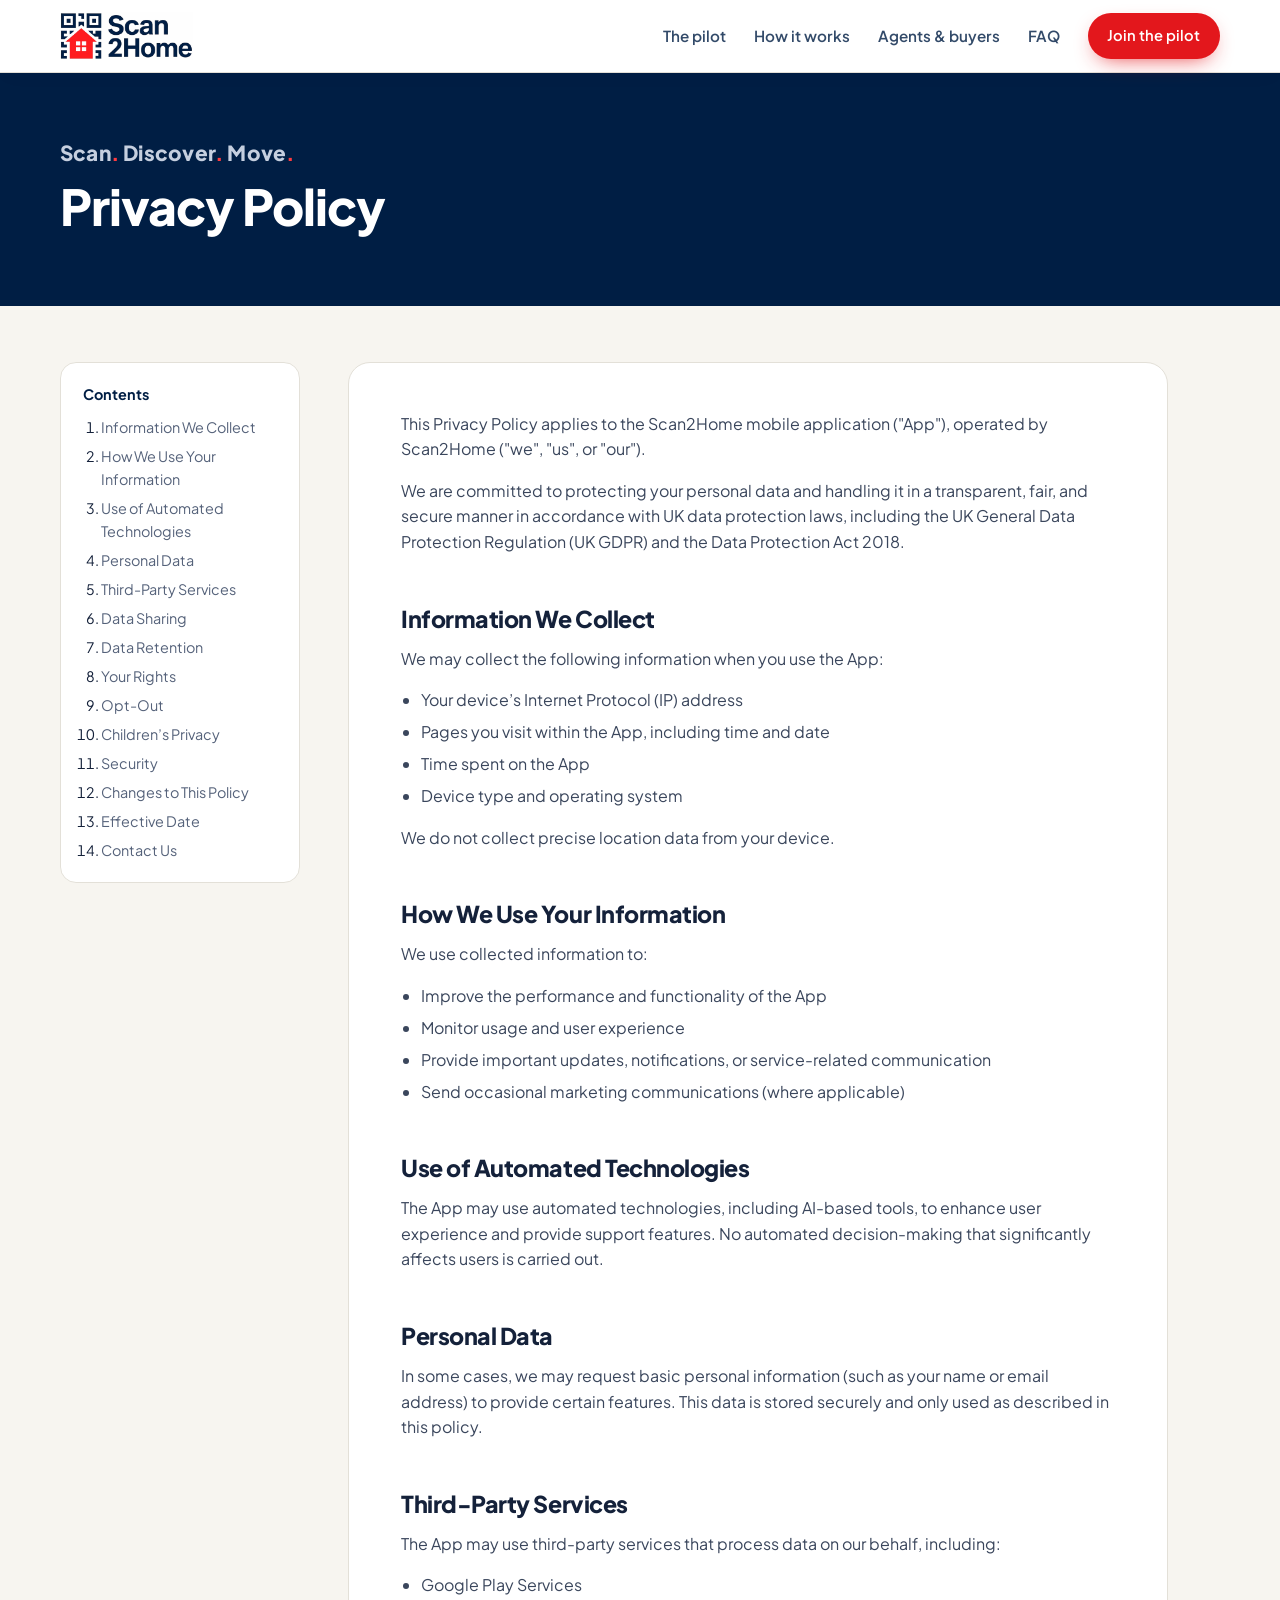
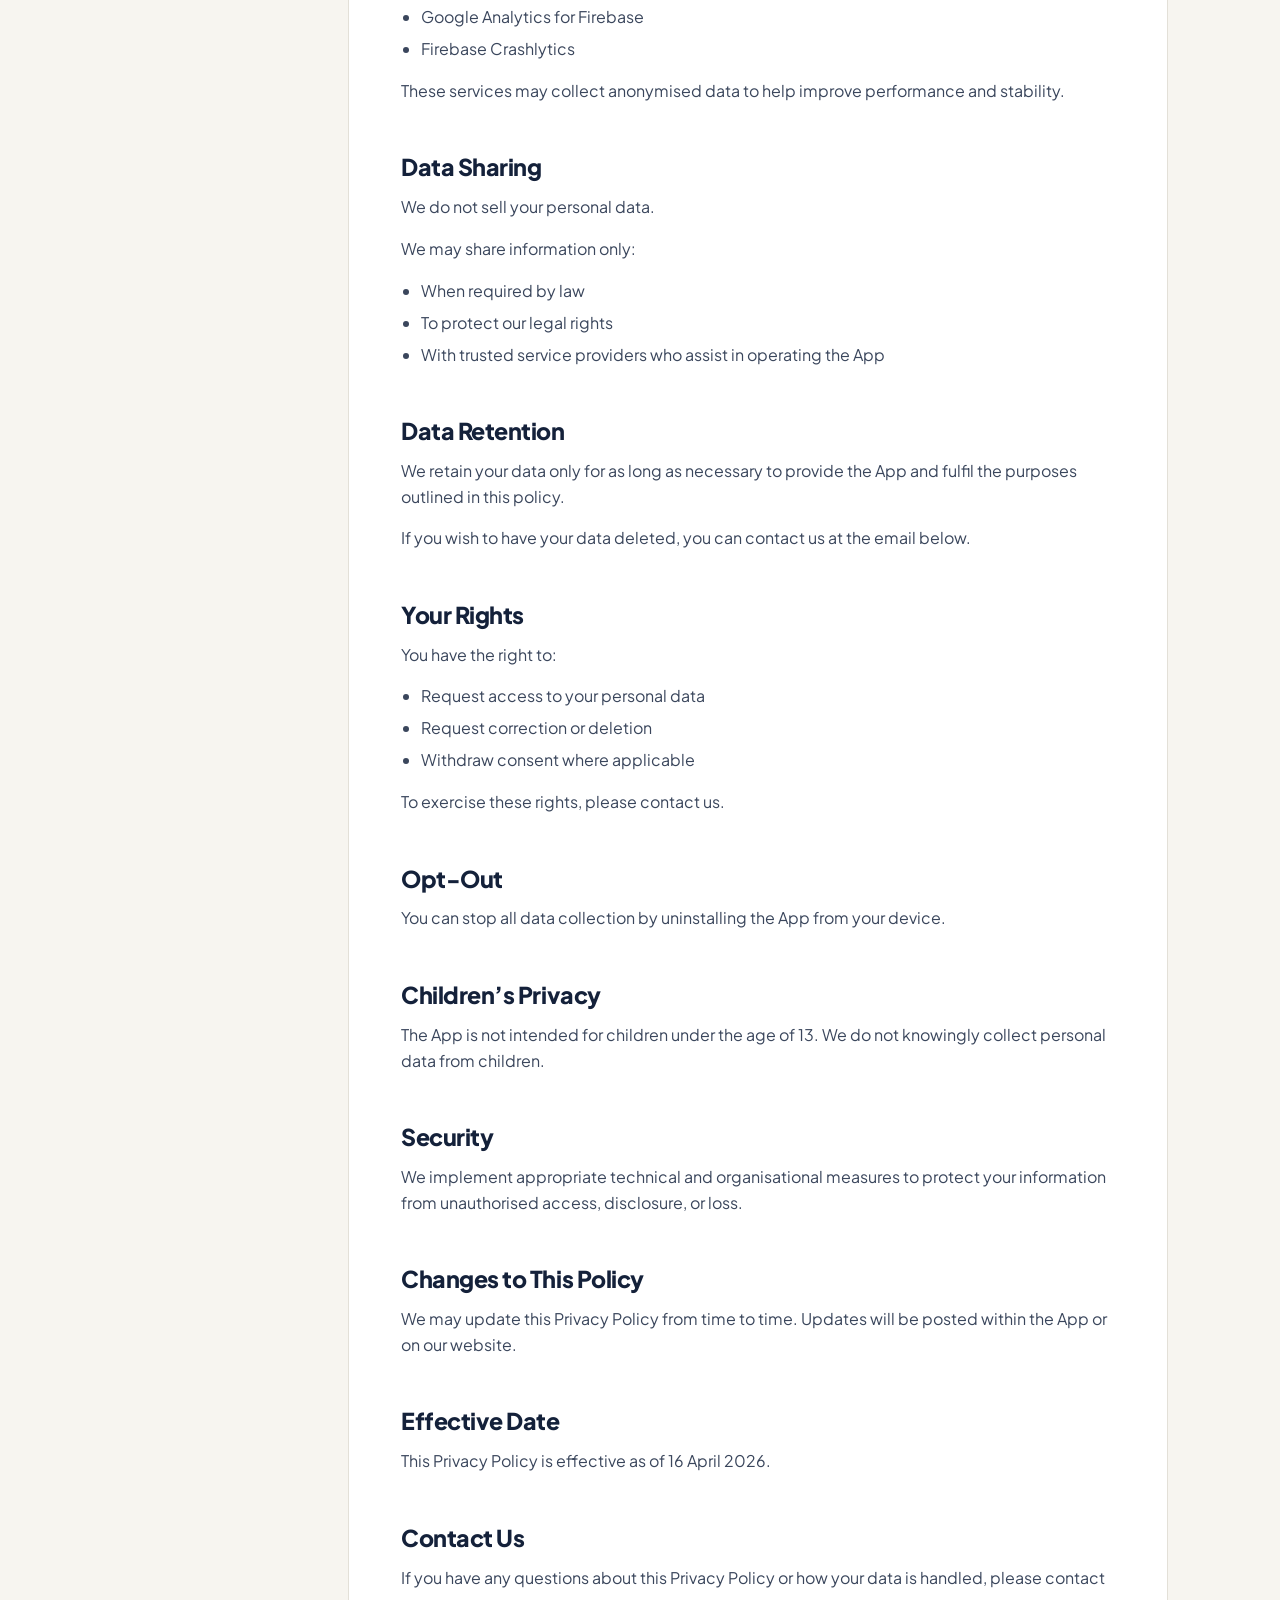
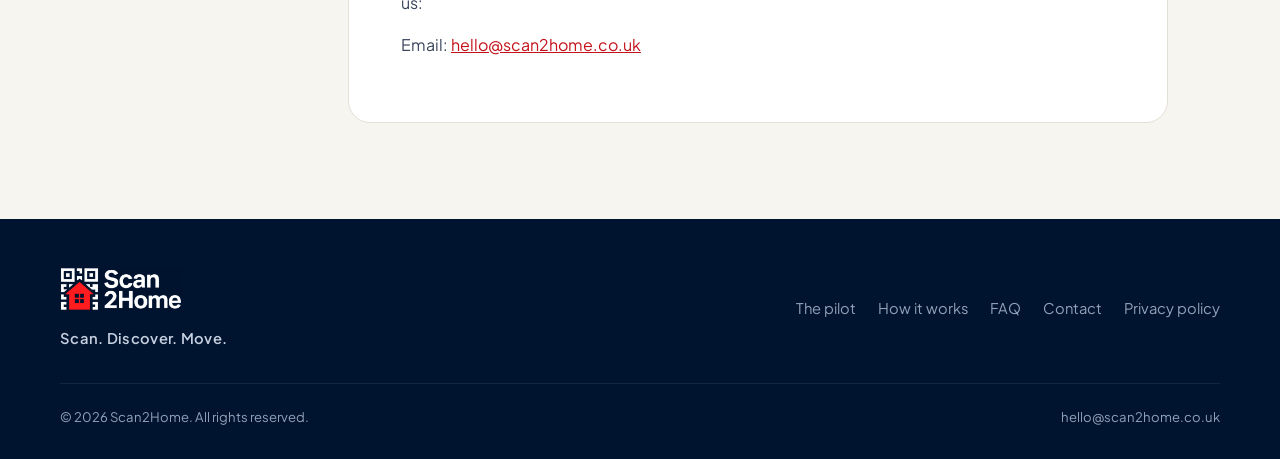
<file: scan2home-demo/privacy-policy.html>
<!doctype html>
<html lang="en-GB">
<head>
  <meta charset="utf-8">
  <meta name="viewport" content="width=device-width, initial-scale=1">
  <title>Privacy Policy – Scan2Home</title>
  <meta name="description" content="Scan2Home privacy policy: how we collect, use and protect your personal data.">
  <meta name="theme-color" content="#001e44">
  <link rel="icon" type="image/png" href="images/logo-mark.png">
  <link rel="apple-touch-icon" href="images/logo-mark.png">
  <link rel="preconnect" href="https://fonts.googleapis.com">
  <link rel="preconnect" href="https://fonts.gstatic.com" crossorigin>
  <link href="https://fonts.googleapis.com/css2?family=Plus+Jakarta+Sans:wght@400;500;600;700;800&display=swap" rel="stylesheet">
  <link rel="stylesheet" href="css/styles.css">
</head>
<body>
  <a class="skip" href="#main">Skip to content</a>

  <!-- ============ HEADER ============ -->
  <header class="site-header">
    <div class="wrap nav">
      <a class="logo" href="index.html"><img src="images/logo.png" width="444" height="160" alt="Scan2Home home page"></a>
      <button class="menu-toggle" aria-expanded="false" aria-controls="nav-links" aria-label="Open menu">
        <svg viewBox="0 0 24 24" fill="none" stroke="currentColor" stroke-width="2" stroke-linecap="round"><path d="M4 7h16M4 12h16M4 17h16"/></svg>
      </button>
      <ul class="nav-links" id="nav-links">
        <li><a href="index.html#pilot">The pilot</a></li>
        <li><a href="index.html#how">How it works</a></li>
        <li><a href="index.html#who">Agents &amp; buyers</a></li>
        <li><a href="index.html#faq">FAQ</a></li>
        <li><a class="btn btn-primary" href="index.html#join">Join the pilot</a></li>
      </ul>
    </div>
  </header>

  <main id="main">
    <section class="page-hero">
      <div class="wrap">
        <p class="tagline">Scan<span>.</span> Discover<span>.</span> Move<span>.</span></p>
        <h1>Privacy Policy</h1>
      </div>
    </section>

    <div class="wrap legal-wrap">
      <nav class="toc" aria-label="Contents">
        <strong>Contents</strong>
        <ol>
          <li><a href="#information-we-collect">Information We Collect</a></li>
          <li><a href="#how-we-use-your-information">How We Use Your Information</a></li>
          <li><a href="#use-of-automated-technologies">Use of Automated Technologies</a></li>
          <li><a href="#personal-data">Personal Data</a></li>
          <li><a href="#third-party-services">Third-Party Services</a></li>
          <li><a href="#data-sharing">Data Sharing</a></li>
          <li><a href="#data-retention">Data Retention</a></li>
          <li><a href="#your-rights">Your Rights</a></li>
          <li><a href="#opt-out">Opt-Out</a></li>
          <li><a href="#childrens-privacy">Children’s Privacy</a></li>
          <li><a href="#security">Security</a></li>
          <li><a href="#changes-to-this-policy">Changes to This Policy</a></li>
          <li><a href="#effective-date">Effective Date</a></li>
          <li><a href="#contact-us">Contact Us</a></li>
        </ol>
      </nav>

      <!-- Policy wording supplied by Scan2Home. Do not edit the text without their approval. -->
      <article class="legal-doc">
        <p>This Privacy Policy applies to the Scan2Home mobile application ("App"), operated by Scan2Home ("we", "us", or "our").</p>
        <p>We are committed to protecting your personal data and handling it in a transparent, fair, and secure manner in accordance with UK data protection laws, including the UK General Data Protection Regulation (UK GDPR) and the Data Protection Act 2018.</p>

        <h2 id="information-we-collect">Information We Collect</h2>
        <p>We may collect the following information when you use the App:</p>
        <ul>
          <li>Your device’s Internet Protocol (IP) address</li>
          <li>Pages you visit within the App, including time and date</li>
          <li>Time spent on the App</li>
          <li>Device type and operating system</li>
        </ul>
        <p>We do not collect precise location data from your device.</p>

        <h2 id="how-we-use-your-information">How We Use Your Information</h2>
        <p>We use collected information to:</p>
        <ul>
          <li>Improve the performance and functionality of the App</li>
          <li>Monitor usage and user experience</li>
          <li>Provide important updates, notifications, or service-related communication</li>
          <li>Send occasional marketing communications (where applicable)</li>
        </ul>

        <h2 id="use-of-automated-technologies">Use of Automated Technologies</h2>
        <p>The App may use automated technologies, including AI-based tools, to enhance user experience and provide support features. No automated decision-making that significantly affects users is carried out.</p>

        <h2 id="personal-data">Personal Data</h2>
        <p>In some cases, we may request basic personal information (such as your name or email address) to provide certain features. This data is stored securely and only used as described in this policy.</p>

        <h2 id="third-party-services">Third-Party Services</h2>
        <p>The App may use third-party services that process data on our behalf, including:</p>
        <ul>
          <li>Google Play Services</li>
          <li>Google Analytics for Firebase</li>
          <li>Firebase Crashlytics</li>
        </ul>
        <p>These services may collect anonymised data to help improve performance and stability.</p>

        <h2 id="data-sharing">Data Sharing</h2>
        <p>We do not sell your personal data.</p>
        <p>We may share information only:</p>
        <ul>
          <li>When required by law</li>
          <li>To protect our legal rights</li>
          <li>With trusted service providers who assist in operating the App</li>
        </ul>

        <h2 id="data-retention">Data Retention</h2>
        <p>We retain your data only for as long as necessary to provide the App and fulfil the purposes outlined in this policy.</p>
        <p>If you wish to have your data deleted, you can contact us at the email below.</p>

        <h2 id="your-rights">Your Rights</h2>
        <p>You have the right to:</p>
        <ul>
          <li>Request access to your personal data</li>
          <li>Request correction or deletion</li>
          <li>Withdraw consent where applicable</li>
        </ul>
        <p>To exercise these rights, please contact us.</p>

        <h2 id="opt-out">Opt-Out</h2>
        <p>You can stop all data collection by uninstalling the App from your device.</p>

        <h2 id="childrens-privacy">Children’s Privacy</h2>
        <p>The App is not intended for children under the age of 13. We do not knowingly collect personal data from children.</p>

        <h2 id="security">Security</h2>
        <p>We implement appropriate technical and organisational measures to protect your information from unauthorised access, disclosure, or loss.</p>

        <h2 id="changes-to-this-policy">Changes to This Policy</h2>
        <p>We may update this Privacy Policy from time to time. Updates will be posted within the App or on our website.</p>

        <h2 id="effective-date">Effective Date</h2>
        <p>This Privacy Policy is effective as of 16 April 2026.</p>

        <h2 id="contact-us">Contact Us</h2>
        <p>If you have any questions about this Privacy Policy or how your data is handled, please contact us:</p>
        <p>Email: <a href="mailto:hello@scan2home.co.uk">hello@scan2home.co.uk</a></p>
      </article>
    </div>
  </main>

  <!-- ============ FOOTER ============ -->
  <footer>
    <div class="wrap">
      <div class="foot">
        <div><a class="logo" href="index.html"><img src="images/logo-white.png" width="444" height="160" alt="Scan2Home home page" loading="lazy"></a><span class="tagline-foot">Scan. Discover. Move.</span></div>
        <nav aria-label="Footer">
          <a href="index.html#pilot">The pilot</a>
          <a href="index.html#how">How it works</a>
          <a href="index.html#faq">FAQ</a>
          <a href="index.html#join">Contact</a>
          <a href="privacy-policy.html" aria-current="page">Privacy policy</a>
        </nav>
      </div>
      <div class="legal">
        <span>© <span id="year">2026</span> Scan2Home. All rights reserved.</span>
        <a href="mailto:hello@scan2home.co.uk">hello@scan2home.co.uk</a>
      </div>
    </div>
  </footer>

  <script src="js/main.js"></script>
</body>
</html>
</file>
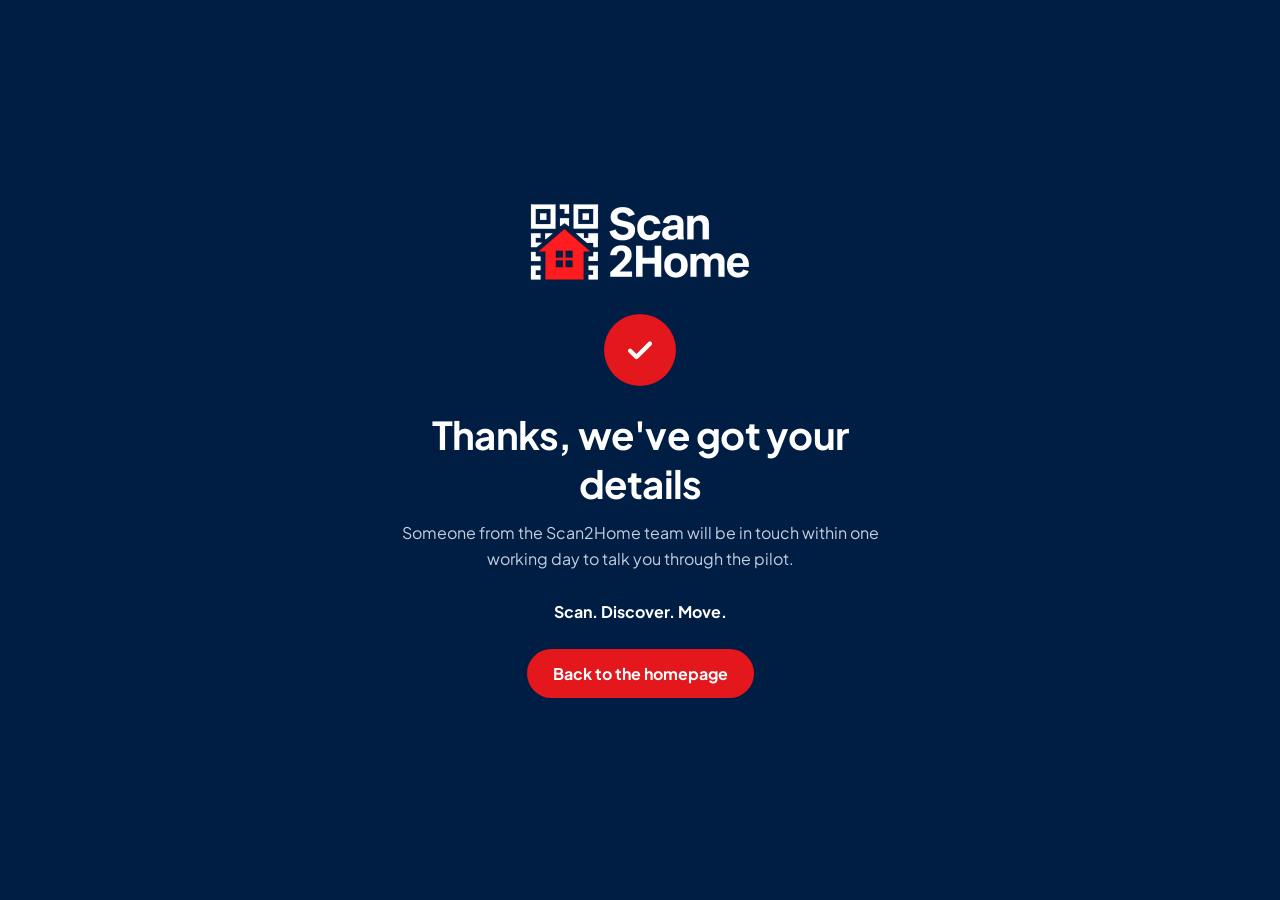
<file: scan2home-demo/thanks.html>
<!doctype html>
<html lang="en-GB">
<head>
  <meta charset="utf-8">
  <meta name="viewport" content="width=device-width, initial-scale=1">
  <title>Thanks – Scan2Home</title>
  <link rel="icon" type="image/png" href="images/logo-mark.png">
  <meta name="robots" content="noindex">
  <link rel="preconnect" href="https://fonts.googleapis.com">
  <link rel="preconnect" href="https://fonts.gstatic.com" crossorigin>
  <link href="https://fonts.googleapis.com/css2?family=Plus+Jakarta+Sans:wght@400;700;800&display=swap" rel="stylesheet">
  <style>
    body { margin: 0; min-height: 100vh; display: grid; place-items: center; padding: 24px; box-sizing: border-box;
      font-family: "Plus Jakarta Sans", system-ui, sans-serif; background: #001e44; color: #fff; text-align: center; }
    .box { max-width: 520px; }
    .tick { width: 72px; height: 72px; border-radius: 50%; background: #e3171c; display: grid; place-items: center; margin: 0 auto 24px; }
    h1 { font-size: clamp(1.8rem, 5vw, 2.4rem); margin: 0 0 12px; letter-spacing: -0.02em; }
    p { color: #c5cfdf; line-height: 1.6; margin: 0 0 28px; }
    a { display: inline-block; background: #e3171c; color: #fff; font-weight: 700; text-decoration: none; padding: 14px 26px; border-radius: 999px; }
  </style>
</head>
<body>
  <div class="box">
    <img src="images/logo-white.png" alt="Scan2Home" width="222" height="80" style="display:block;margin:0 auto 32px">
    <div class="tick"><svg width="34" height="34" viewBox="0 0 24 24" fill="none" stroke="#ffffff" stroke-width="3" stroke-linecap="round" stroke-linejoin="round"><path d="m5 12.5 4.5 4.5L19 7.5"/></svg></div>
    <h1>Thanks, we've got your details</h1>
    <p>Someone from the Scan2Home team will be in touch within one working day to talk you through the pilot.</p>
    <p style="font-weight:700;color:#fff;margin-bottom:24px">Scan. Discover. Move.</p>
    <a href="index.html">Back to the homepage</a>
  </div>
</body>
</html>
</file>
<file: scan2home-demo/css/styles.css>
/* Scan2Home – shared styles */
:root {
  --navy: #001e44;
  --navy-2: #0a2a55;
  --navy-3: #163a6b;
  --red: #e3171c;
  --red-dark: #c4111a;
  --cream: #f7f5f0;
  --white: #ffffff;
  --ink: #14213a;
  --muted: #55627a;
  --line: #e3e0d8;
  --radius: 16px;
  --shadow: 0 18px 50px -20px rgba(15, 29, 51, .35);
  --wrap: 1160px;
}
*, *::before, *::after { box-sizing: border-box; }
html { scroll-behavior: smooth; scroll-padding-top: 80px; }
body {
  margin: 0;
  font-family: "Plus Jakarta Sans", system-ui, -apple-system, "Segoe UI", sans-serif;
  color: var(--ink);
  background: var(--cream);
  line-height: 1.6;
  -webkit-font-smoothing: antialiased;
}
img { max-width: 100%; height: auto; display: block; }
a { color: inherit; }
h1, h2, h3 { line-height: 1.12; letter-spacing: -0.02em; margin: 0 0 .5em; }
h1 { font-size: clamp(2.3rem, 5.2vw, 3.9rem); font-weight: 800; }
h2 { font-size: clamp(1.8rem, 3.6vw, 2.6rem); font-weight: 800; }
h3 { font-size: 1.2rem; font-weight: 700; }
p { margin: 0 0 1em; }
.wrap { width: min(var(--wrap), 100% - 32px); margin-inline: auto; }
.eyebrow {
  display: inline-flex; align-items: center; gap: .5em;
  font-size: .8rem; font-weight: 700; letter-spacing: .12em; text-transform: uppercase;
  color: var(--red-dark); margin-bottom: 1rem;
}
.eyebrow::before { content: ""; width: 22px; height: 2px; background: currentColor; }
.lead { font-size: 1.15rem; color: var(--muted); max-width: 60ch; }
.skip { position: absolute; left: -9999px; }
.skip:focus { left: 16px; top: 16px; z-index: 100; background: var(--white); padding: 8px 14px; border-radius: 8px; }
:focus-visible { outline: 3px solid var(--red); outline-offset: 3px; }

/* Buttons */
.btn {
  display: inline-flex; align-items: center; justify-content: center; gap: .5em;
  padding: .9em 1.5em; border-radius: 999px; border: 2px solid transparent;
  font: inherit; font-weight: 700; font-size: 1rem; text-decoration: none; cursor: pointer;
  transition: transform .15s ease, background .15s ease, box-shadow .15s ease;
}
.btn:hover { transform: translateY(-1px); }
.btn-primary { background: var(--red); color: #fff; box-shadow: 0 8px 22px -10px rgba(227,23,28,.9); }
.btn-primary:hover { background: #f2353a; }
.btn-ghost { border-color: rgba(255,255,255,.35); color: var(--white); }
.btn-ghost:hover { border-color: var(--white); }
.btn-dark { background: var(--navy); color: var(--white); }

/* Header */
.site-header {
  position: sticky; top: 0; z-index: 50;
  background: rgba(255, 255, 255, .96); backdrop-filter: saturate(150%) blur(10px);
  color: var(--navy); box-shadow: 0 1px 0 var(--line), 0 6px 20px -12px rgba(0, 30, 68, .25);
}
.nav { display: flex; align-items: center; justify-content: space-between; height: 72px; gap: 24px; }
.logo { display: inline-flex; align-items: center; text-decoration: none; }
.logo img { height: 48px; width: auto; }
.foot .logo img { height: 44px; }
.tagline-foot { display: block; margin-top: 10px; color: #c5cfdf; font-weight: 600; letter-spacing: .02em; }
.nav-links { display: flex; align-items: center; gap: 28px; list-style: none; margin: 0; padding: 0; }
.nav-links a { text-decoration: none; font-weight: 600; font-size: .95rem; opacity: .8; }
.nav-links a:hover { opacity: 1; }
.nav-links .btn { opacity: 1; padding: .6em 1.2em; font-size: .92rem; }
.menu-toggle { display: none; background: none; border: 0; color: inherit; padding: 8px; cursor: pointer; }
.menu-toggle svg { width: 28px; height: 28px; }

@media (max-width: 860px) {
  .menu-toggle { display: inline-flex; }
  .nav-links {
    position: absolute; left: 0; right: 0; top: 72px;
    flex-direction: column; align-items: stretch; gap: 0;
    background: var(--white); padding: 8px 16px 20px;
    border-top: 1px solid var(--line); box-shadow: 0 20px 30px -20px rgba(0,30,68,.35);
    display: none;
  }
  .nav-links.open { display: flex; }
  .nav-links li a:not(.btn) { display: block; padding: 14px 4px; border-bottom: 1px solid var(--line); }
  .nav-links .btn { margin-top: 14px; width: 100%; }
}

/* Hero */
.hero { background: var(--navy); color: var(--white); position: relative; overflow: hidden; }
.hero::after {
  content: ""; position: absolute; inset: auto -10% -45% auto; width: 620px; height: 620px;
  background: radial-gradient(circle, rgba(227,23,28,.18), transparent 65%); pointer-events: none;
}
.hero-grid { display: grid; grid-template-columns: 1.05fr 1fr; gap: 56px; align-items: center; padding: 72px 0 88px; }
.pill {
  display: inline-flex; align-items: center; gap: 8px;
  background: rgba(227,23,28,.14); color: #ffb9bb; border: 1px solid rgba(227,23,28,.35);
  padding: 6px 14px; border-radius: 999px; font-size: .85rem; font-weight: 600; margin-bottom: 22px;
}
.pill .dot { width: 8px; height: 8px; border-radius: 50%; background: var(--red); box-shadow: 0 0 0 4px rgba(227,23,28,.25); }
.hero-tagline { font-size: clamp(3.2rem, 7.4vw, 6rem); font-weight: 800; line-height: 1.02; letter-spacing: -0.035em; margin: 0 0 24px; }
.hero-tagline span { display: block; }
.hero-tagline b { color: #ff3b3f; font-weight: 800; }
.hero-sub { font-size: clamp(1.3rem, 2.2vw, 1.75rem); font-weight: 700; line-height: 1.3; letter-spacing: -0.015em; margin: 0 0 16px; color: var(--white); }
.hero-sub em { font-style: normal; color: #ff3b3f; }
.tagline { font-size: clamp(1.05rem, 1.8vw, 1.3rem); font-weight: 800; letter-spacing: .01em; margin: 0 0 14px; color: var(--white); }
.tagline span { color: #ff3b3f; }
.hero .lead { color: #c5cfdf; }
.hero-ctas { display: flex; flex-wrap: wrap; gap: 12px; margin-top: 28px; }
.hero-note { margin-top: 18px; font-size: .9rem; color: #93a1b8; }
.hero-media { position: relative; }
.hero-media img { border-radius: 22px; box-shadow: 0 30px 80px -30px rgba(0,0,0,.7); aspect-ratio: 1044 / 941; object-fit: cover; width: 100%; }
.float-card {
  position: absolute; left: -28px; bottom: 28px;
  background: var(--white); color: var(--ink); border-radius: 14px; padding: 14px 16px;
  display: flex; align-items: center; gap: 12px; box-shadow: var(--shadow); max-width: 260px;
}
.float-card .ico { width: 40px; height: 40px; border-radius: 10px; background: #ffe9ea; display: grid; place-items: center; flex: none; }
.float-card strong { display: block; font-size: .95rem; line-height: 1.3; }
.float-card small { color: var(--muted); font-size: .8rem; }

@media (max-width: 960px) {
  .hero-grid { grid-template-columns: 1fr; padding: 48px 0 64px; gap: 40px; }
  .float-card { left: 12px; bottom: 12px; }
}

/* Sections */
section { padding: 96px 0; }
@media (max-width: 700px) { section { padding: 64px 0; } }
.section-head { max-width: 680px; margin-bottom: 48px; }
.section-head.center { margin-inline: auto; text-align: center; }
.section-head.center .eyebrow::before { display: none; }

/* Pilot benefits */
.benefits { display: grid; grid-template-columns: repeat(4, 1fr); gap: 20px; }
.benefit {
  background: var(--white); border: 1px solid var(--line); border-radius: var(--radius);
  padding: 28px 24px;
}
.benefit .ico {
  width: 52px; height: 52px; border-radius: 50%; background: var(--red);
  display: grid; place-items: center; margin-bottom: 18px;
}
.benefit .ico svg { width: 26px; height: 26px; stroke: #fff; }
.benefit p { color: var(--muted); margin: 0; font-size: .97rem; }
@media (max-width: 1000px) { .benefits { grid-template-columns: repeat(2, 1fr); } }
@media (max-width: 560px) { .benefits { grid-template-columns: 1fr; } }

/* How it works */
.how { background: var(--white); }
.how-grid { display: grid; grid-template-columns: 1fr 1fr; gap: 64px; align-items: center; }
.steps { list-style: none; margin: 0; padding: 0; display: grid; gap: 28px; counter-reset: step; }
.steps li { display: grid; grid-template-columns: 52px 1fr; gap: 18px; }
.steps li::before {
  counter-increment: step; content: counter(step);
  width: 52px; height: 52px; border-radius: 14px; background: var(--navy); color: var(--red);
  display: grid; place-items: center; font-weight: 800; font-size: 1.25rem;
}
.steps h3 { margin-bottom: .25em; }
.steps p { color: var(--muted); margin: 0; }
.how-media img { border-radius: 22px; box-shadow: var(--shadow); aspect-ratio: 4 / 3.4; object-fit: cover; object-position: 62% center; width: 100%; }
@media (max-width: 900px) { .how-grid { grid-template-columns: 1fr; gap: 40px; } .how-media { order: -1; } }

/* Audience split */
.split { display: grid; grid-template-columns: 1fr 1fr; gap: 24px; }
.card {
  border-radius: 22px; padding: 40px; position: relative; overflow: hidden;
}
.card.agents { background: var(--navy); color: var(--white); }
.card.buyers { background: var(--white); border: 1px solid var(--line); }
.card .tag { font-size: .8rem; font-weight: 700; letter-spacing: .1em; text-transform: uppercase; color: var(--red); }
.card.buyers .tag { color: var(--red-dark); }
.card h3 { font-size: 1.6rem; margin: .5em 0 .8em; }
.ticks { list-style: none; padding: 0; margin: 0 0 28px; display: grid; gap: 12px; }
.ticks li { display: grid; grid-template-columns: 24px 1fr; gap: 10px; }
.ticks li::before {
  content: ""; width: 22px; height: 22px; margin-top: 2px; border-radius: 50%;
  background: var(--red) url("data:image/svg+xml,%3Csvg xmlns='http://www.w3.org/2000/svg' viewBox='0 0 24 24' fill='none' stroke='%23ffffff' stroke-width='3.2' stroke-linecap='round' stroke-linejoin='round'%3E%3Cpath d='m6 12.5 4 4 8-9'/%3E%3C/svg%3E") center / 14px no-repeat;
}
.card.agents .ticks li { color: #d6deea; }
.card.buyers .ticks li { color: var(--muted); }
@media (max-width: 860px) { .split { grid-template-columns: 1fr; } .card { padding: 30px 24px; } }

/* Phone mock */
.preview { background: var(--navy-2); color: var(--white); }
.preview-grid { display: grid; grid-template-columns: 1fr 340px; gap: 72px; align-items: center; }
.preview .lead { color: #c5cfdf; }
.phone {
  width: 300px; margin-inline: auto; background: #0a1424; border-radius: 44px; padding: 12px;
  box-shadow: 0 40px 80px -30px rgba(0,0,0,.8), inset 0 0 0 2px #2b3c58;
}
.screen { background: var(--white); color: var(--ink); border-radius: 34px; overflow: hidden; }
.screen-photo { height: 170px; background: url("../images/buyer-booking-viewing.jpg") 68% 24% / 520% no-repeat; }
.screen-body { padding: 16px 18px 20px; }
.price { font-size: 1.35rem; font-weight: 800; }
.addr { font-size: .82rem; color: var(--muted); margin-bottom: 12px; }
.facts { display: flex; gap: 6px; flex-wrap: wrap; margin-bottom: 14px; }
.facts span { font-size: .72rem; font-weight: 600; background: #eef1f6; border-radius: 6px; padding: 4px 8px; }
.facts .epc { background: #e5f5e8; color: #1d6b33; }
.slots { display: grid; grid-template-columns: repeat(3, 1fr); gap: 6px; margin-bottom: 14px; }
.slots span { font-size: .72rem; text-align: center; border: 1px solid var(--line); border-radius: 8px; padding: 7px 0; font-weight: 600; }
.slots .on { background: var(--navy); color: var(--white); border-color: var(--navy); }
.screen .btn { width: 100%; padding: .75em; font-size: .9rem; }
.demo-label { text-align: center; margin-top: 14px; font-size: .8rem; color: #93a1b8; }
@media (max-width: 900px) { .preview-grid { grid-template-columns: 1fr; gap: 48px; } }

.feature-list { display: grid; grid-template-columns: 1fr 1fr; gap: 18px 28px; margin-top: 32px; }
.feature-list div { border-left: 3px solid var(--red); padding-left: 14px; }
.feature-list strong { display: block; }
.feature-list span { color: #a9b6ca; font-size: .93rem; }
@media (max-width: 560px) { .feature-list { grid-template-columns: 1fr; } }

/* FAQ */
.faq { max-width: 820px; margin-inline: auto; }
details { background: var(--white); border: 1px solid var(--line); border-radius: 14px; margin-bottom: 12px; }
summary {
  list-style: none; cursor: pointer; padding: 20px 56px 20px 24px; font-weight: 700; position: relative;
}
summary::-webkit-details-marker { display: none; }
summary::after {
  content: "+"; position: absolute; right: 22px; top: 50%; transform: translateY(-50%);
  width: 28px; height: 28px; border-radius: 50%; background: var(--cream);
  display: grid; place-items: center; font-size: 1.2rem; font-weight: 600; color: var(--navy);
}
details[open] summary::after { content: "–"; background: var(--red); color: #fff; }
details p { padding: 0 24px 20px; margin: 0; color: var(--muted); }

/* Signup */
.signup { background: var(--navy); color: var(--white); }
.signup-grid { display: grid; grid-template-columns: 1fr 1.1fr; gap: 64px; align-items: start; }
.signup .lead { color: #c5cfdf; }
.contact-lines { list-style: none; padding: 0; margin: 32px 0 0; display: grid; gap: 14px; }
.contact-lines li { display: flex; gap: 12px; align-items: center; color: #d6deea; }
.contact-lines svg { width: 20px; height: 20px; stroke: var(--red); flex: none; }
.contact-lines a { text-decoration: none; }
.contact-lines a:hover { text-decoration: underline; }
form.panel { background: var(--white); color: var(--ink); border-radius: 22px; padding: 36px; box-shadow: 0 40px 80px -40px rgba(0,0,0,.6); }
.row { display: grid; grid-template-columns: 1fr 1fr; gap: 16px; }
.field { margin-bottom: 16px; }
label { display: block; font-weight: 600; font-size: .9rem; margin-bottom: 6px; }
label .opt { font-weight: 400; color: var(--muted); }
input, select, textarea {
  width: 100%; font: inherit; font-size: 1rem; color: var(--ink);
  padding: 12px 14px; border: 1.5px solid #d5d9e1; border-radius: 10px; background: #fbfbfc;
}
input:focus, select:focus, textarea:focus { outline: none; border-color: var(--navy); background: var(--white); box-shadow: 0 0 0 4px rgba(227,23,28,.25); }
textarea { min-height: 110px; resize: vertical; }
.consent { display: flex; gap: 10px; align-items: flex-start; font-size: .85rem; color: var(--muted); margin: 4px 0 20px; }
.consent input { width: 18px; height: 18px; margin-top: 3px; flex: none; accent-color: var(--navy); }
form .btn { width: 100%; }
.hidden { display: none; }
@media (max-width: 900px) { .signup-grid { grid-template-columns: 1fr; gap: 40px; } }
@media (max-width: 520px) { .row { grid-template-columns: 1fr; gap: 0; } form.panel { padding: 24px 20px; } }

/* Footer */
footer { background: #00142f; color: #93a1b8; padding: 48px 0 32px; font-size: .92rem; }
.foot { display: flex; flex-wrap: wrap; justify-content: space-between; gap: 24px; align-items: center; }
.foot .logo { color: var(--white); }
.foot nav { display: flex; flex-wrap: wrap; gap: 22px; }
.foot nav a { text-decoration: none; }
.foot nav a:hover { color: var(--white); }
.legal { border-top: 1px solid rgba(255,255,255,.08); margin-top: 32px; padding-top: 22px; display: flex; flex-wrap: wrap; gap: 8px 24px; justify-content: space-between; font-size: .82rem; }

@media (prefers-reduced-motion: reduce) {
  html { scroll-behavior: auto; }
  .btn { transition: none; }
}

/* ---------- Inner pages (privacy policy) ---------- */
.page-hero { background: var(--navy); color: var(--white); padding: 64px 0 56px; }
.page-hero .tagline { margin-bottom: 10px; }
.page-hero h1 { font-size: clamp(2.1rem, 4.4vw, 3.1rem); margin-bottom: .3em; }
.page-hero p { color: #c5cfdf; margin: 0; }
.legal-wrap { display: grid; grid-template-columns: 240px 1fr; gap: 48px; align-items: start; padding: 56px 0 96px; }
.toc { position: sticky; top: 96px; background: var(--white); border: 1px solid var(--line); border-radius: var(--radius); padding: 20px 22px; font-size: .9rem; }
.toc strong { display: block; margin-bottom: 10px; color: var(--navy); }
.toc ol { margin: 0; padding-left: 18px; display: grid; gap: 6px; }
.toc a { text-decoration: none; color: var(--muted); }
.toc a:hover { color: var(--red-dark); }
.legal-doc { background: var(--white); border: 1px solid var(--line); border-radius: 22px; padding: 48px 52px; max-width: 820px; }
.legal-doc h2 { font-size: 1.45rem; margin: 2.2em 0 .6em; scroll-margin-top: 96px; }
.legal-doc > :first-child { margin-top: 0; }
.legal-doc h3 { font-size: 1.05rem; margin: 1.4em 0 .4em; }
.legal-doc p, .legal-doc li { color: #3a465c; }
.legal-doc ul { padding-left: 20px; margin: 0 0 1em; }
.legal-doc li { margin-bottom: .4em; }
.legal-doc a { color: var(--red-dark); }
.legal-doc table { width: 100%; border-collapse: collapse; margin: 8px 0 20px; font-size: .94rem; }
.legal-doc th { text-align: left; background: var(--cream); padding: 10px 12px; border-bottom: 2px solid var(--line); }
.legal-doc td { padding: 10px 12px; border-bottom: 1px solid var(--line); vertical-align: top; color: #3a465c; }
.draft-note { background: #fff6e0; border: 1px solid #f0d58a; color: #6b4e00; border-radius: 14px; padding: 16px 20px; margin-bottom: 32px; font-size: .93rem; }
.draft-note strong { color: #4d3800; }
.fill { background: #fff1b8; border-radius: 4px; padding: 0 4px; font-weight: 600; color: #5c4400; }
.nav-links a[aria-current="page"] { opacity: 1; color: var(--red-dark); }
@media (max-width: 900px) {
  .legal-wrap { grid-template-columns: 1fr; gap: 24px; padding: 32px 0 64px; }
  .toc { position: static; }
  .legal-doc { padding: 28px 22px; }
  .legal-doc table, .legal-doc tbody, .legal-doc tr, .legal-doc td { display: block; width: 100%; }
  .legal-doc thead { display: none; }
  .legal-doc tr { border-bottom: 1px solid var(--line); padding: 8px 0; }
  .legal-doc td { border: 0; padding: 4px 0; }
  .legal-doc td:first-child { font-weight: 700; color: var(--navy); }
}
.demo-note { margin: 12px 0 0; text-align: center; font-size: .82rem; color: var(--muted); }
.legal a { text-decoration: none; }
.legal a:hover { color: var(--white); text-decoration: underline; }
</file>
